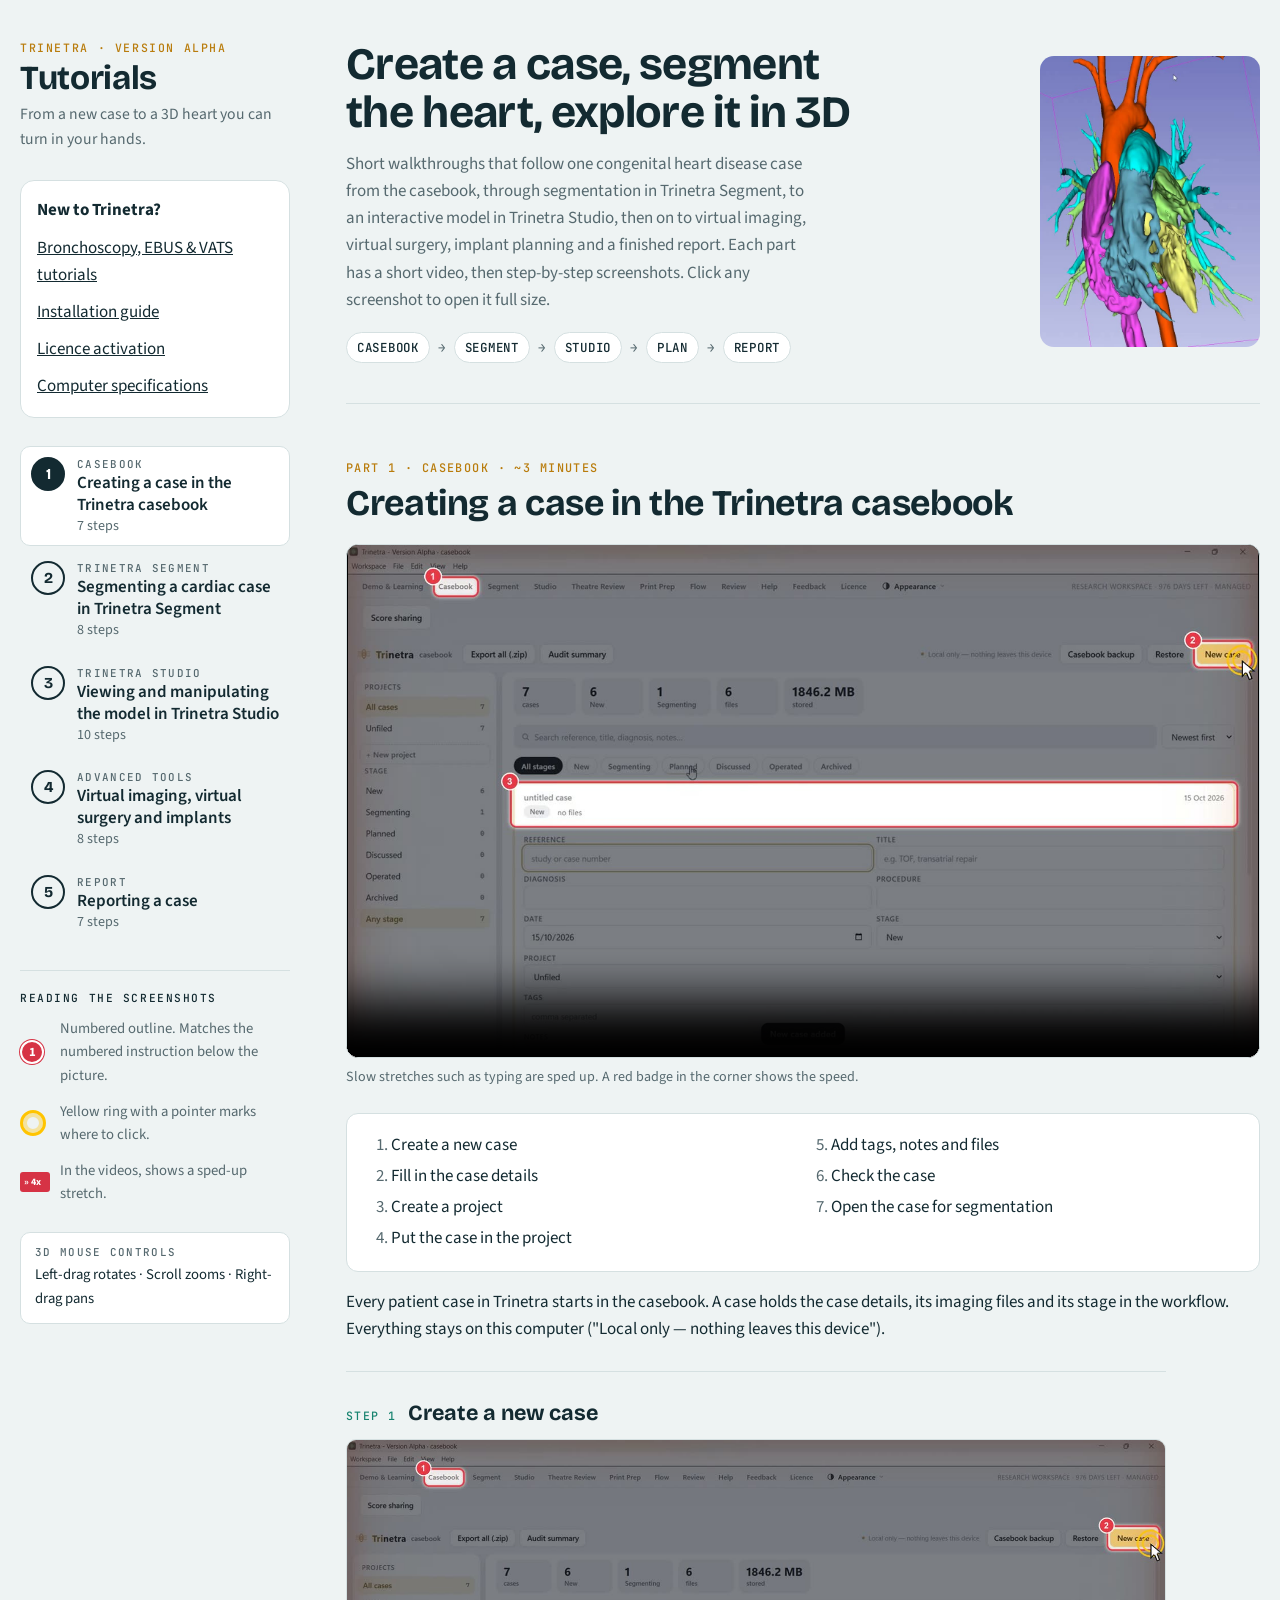
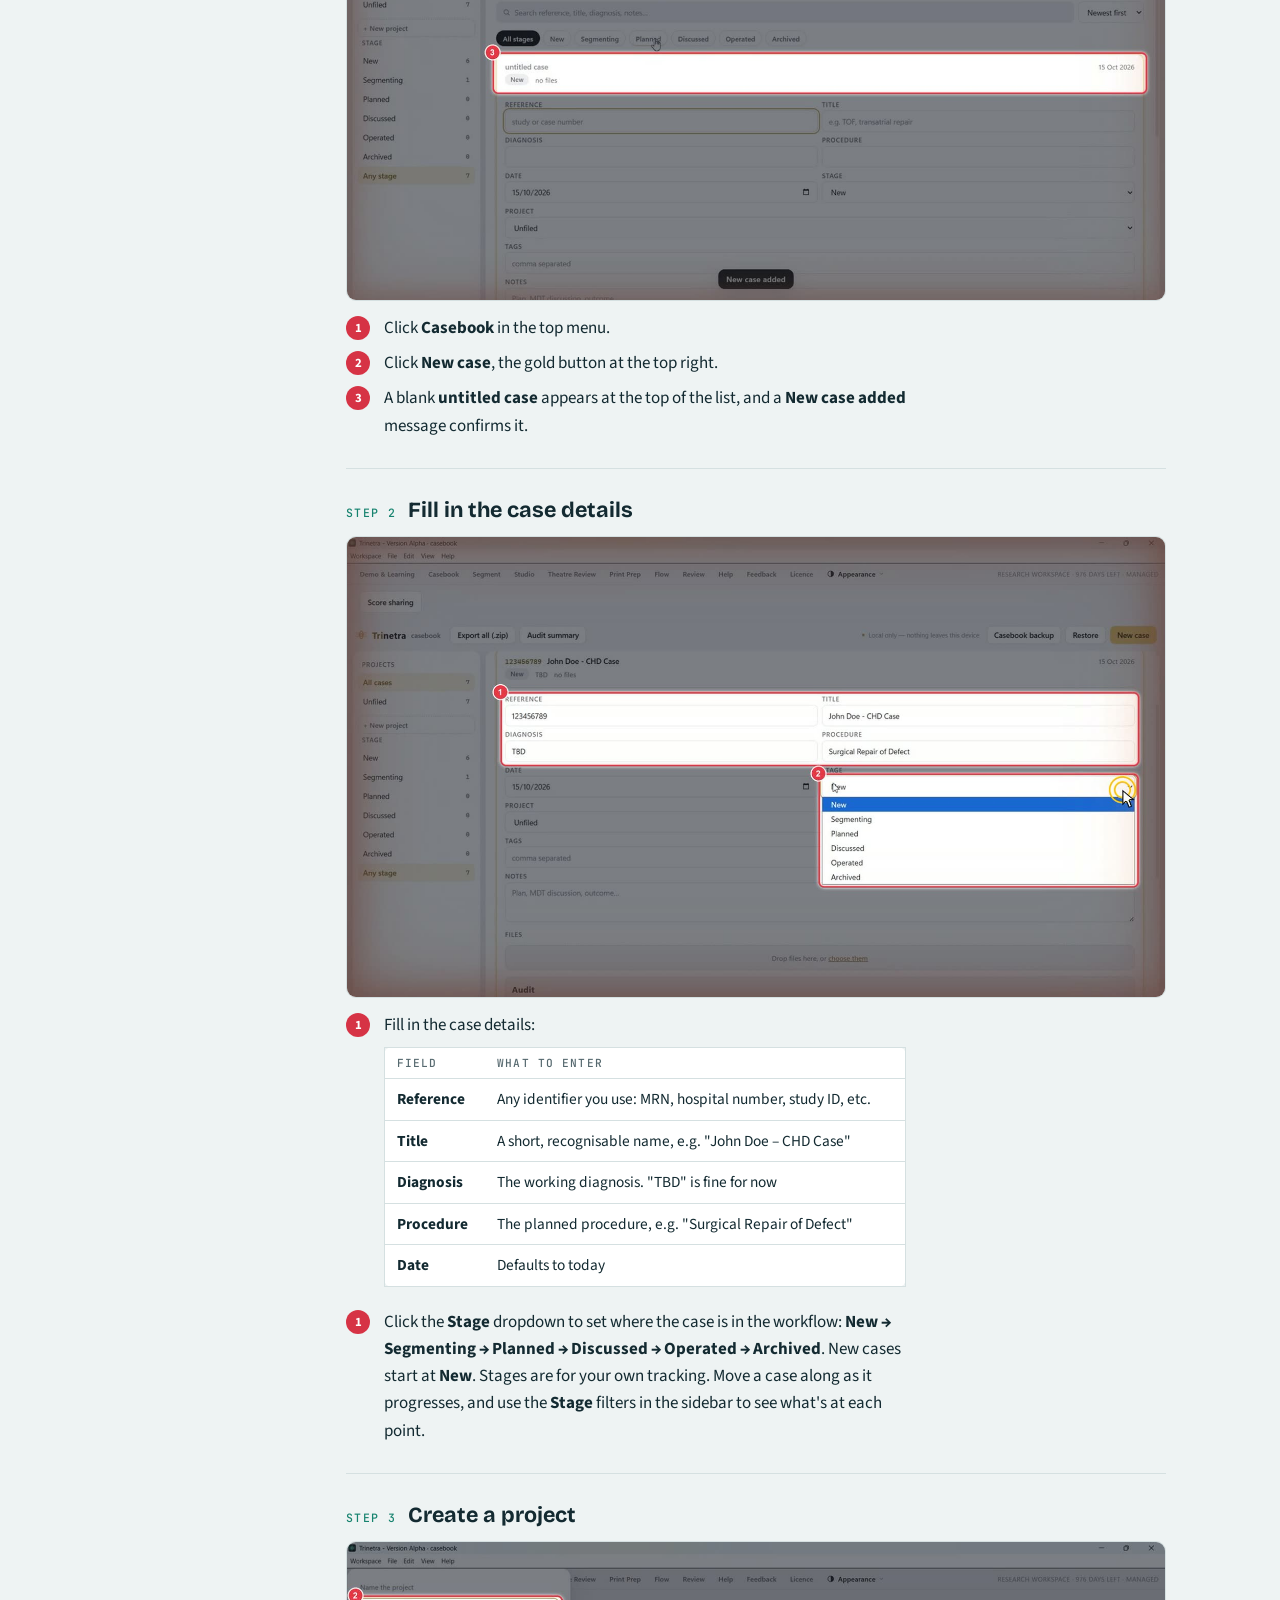
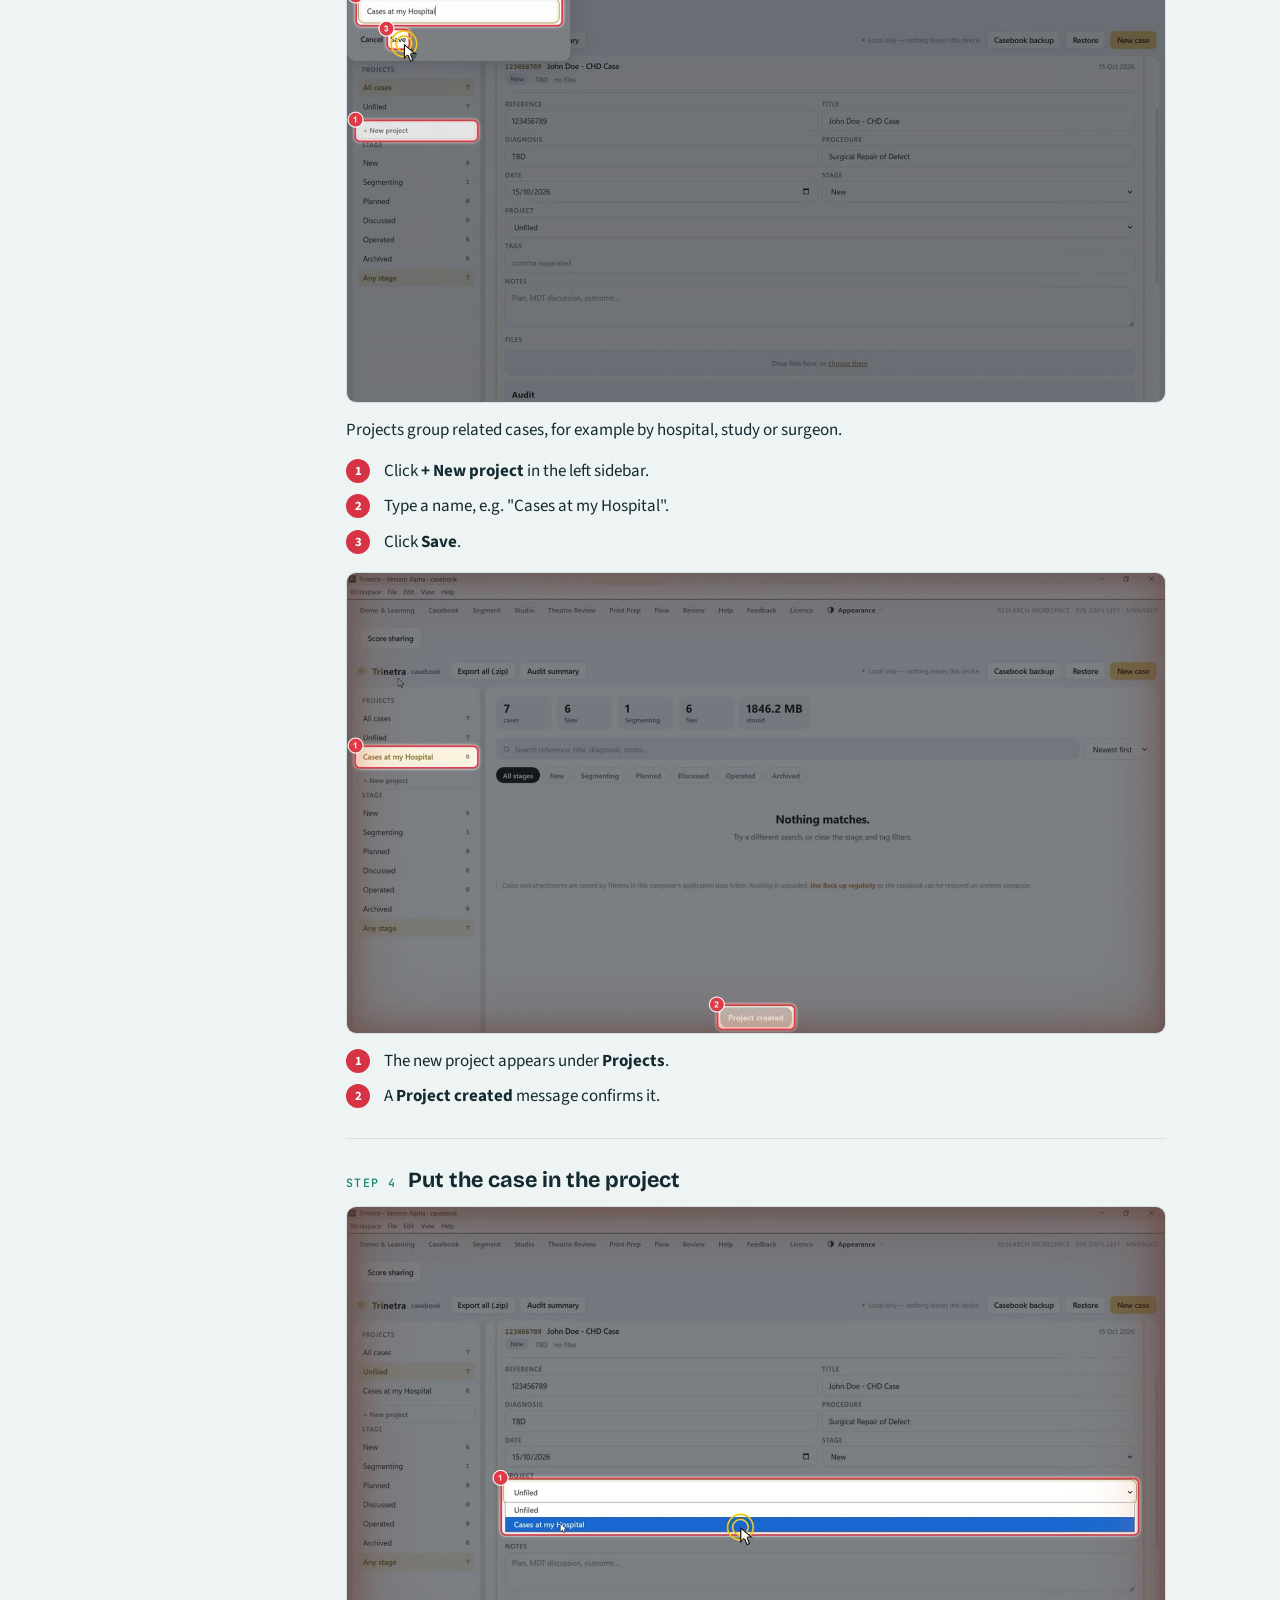
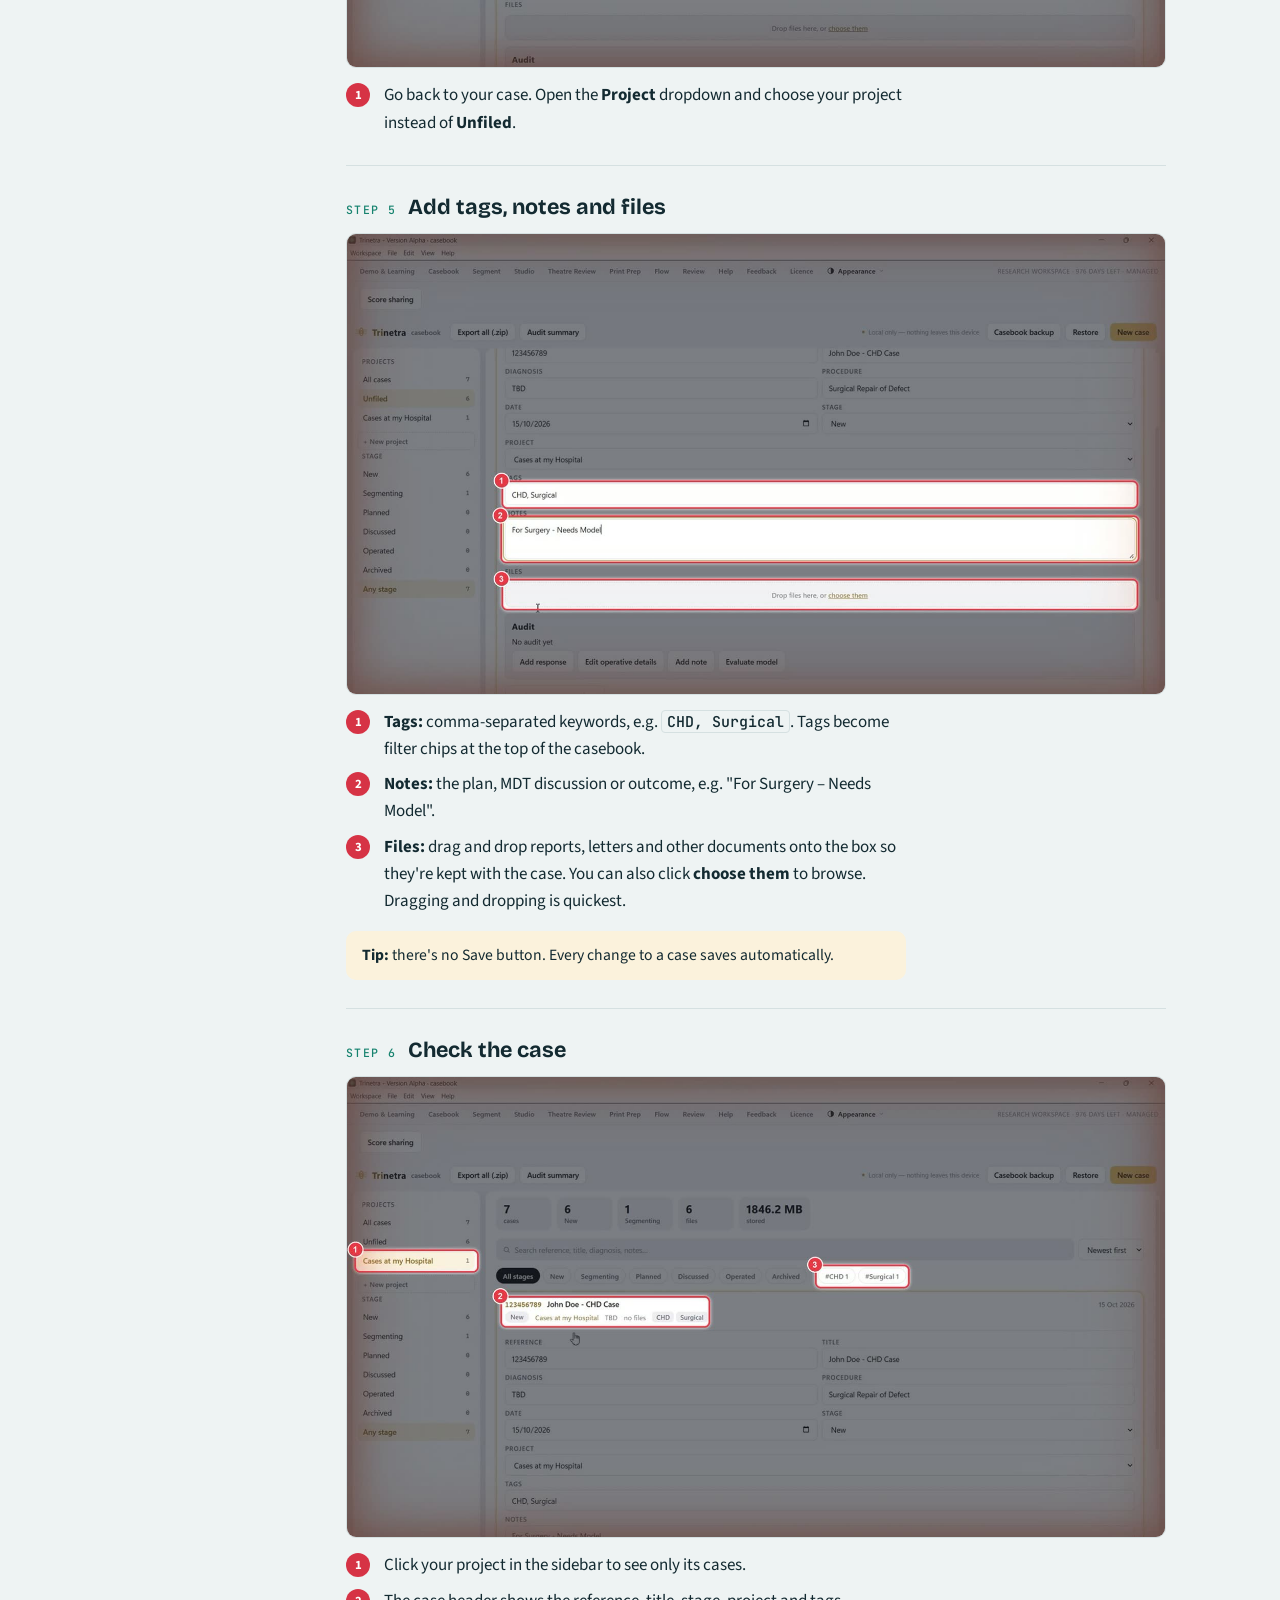
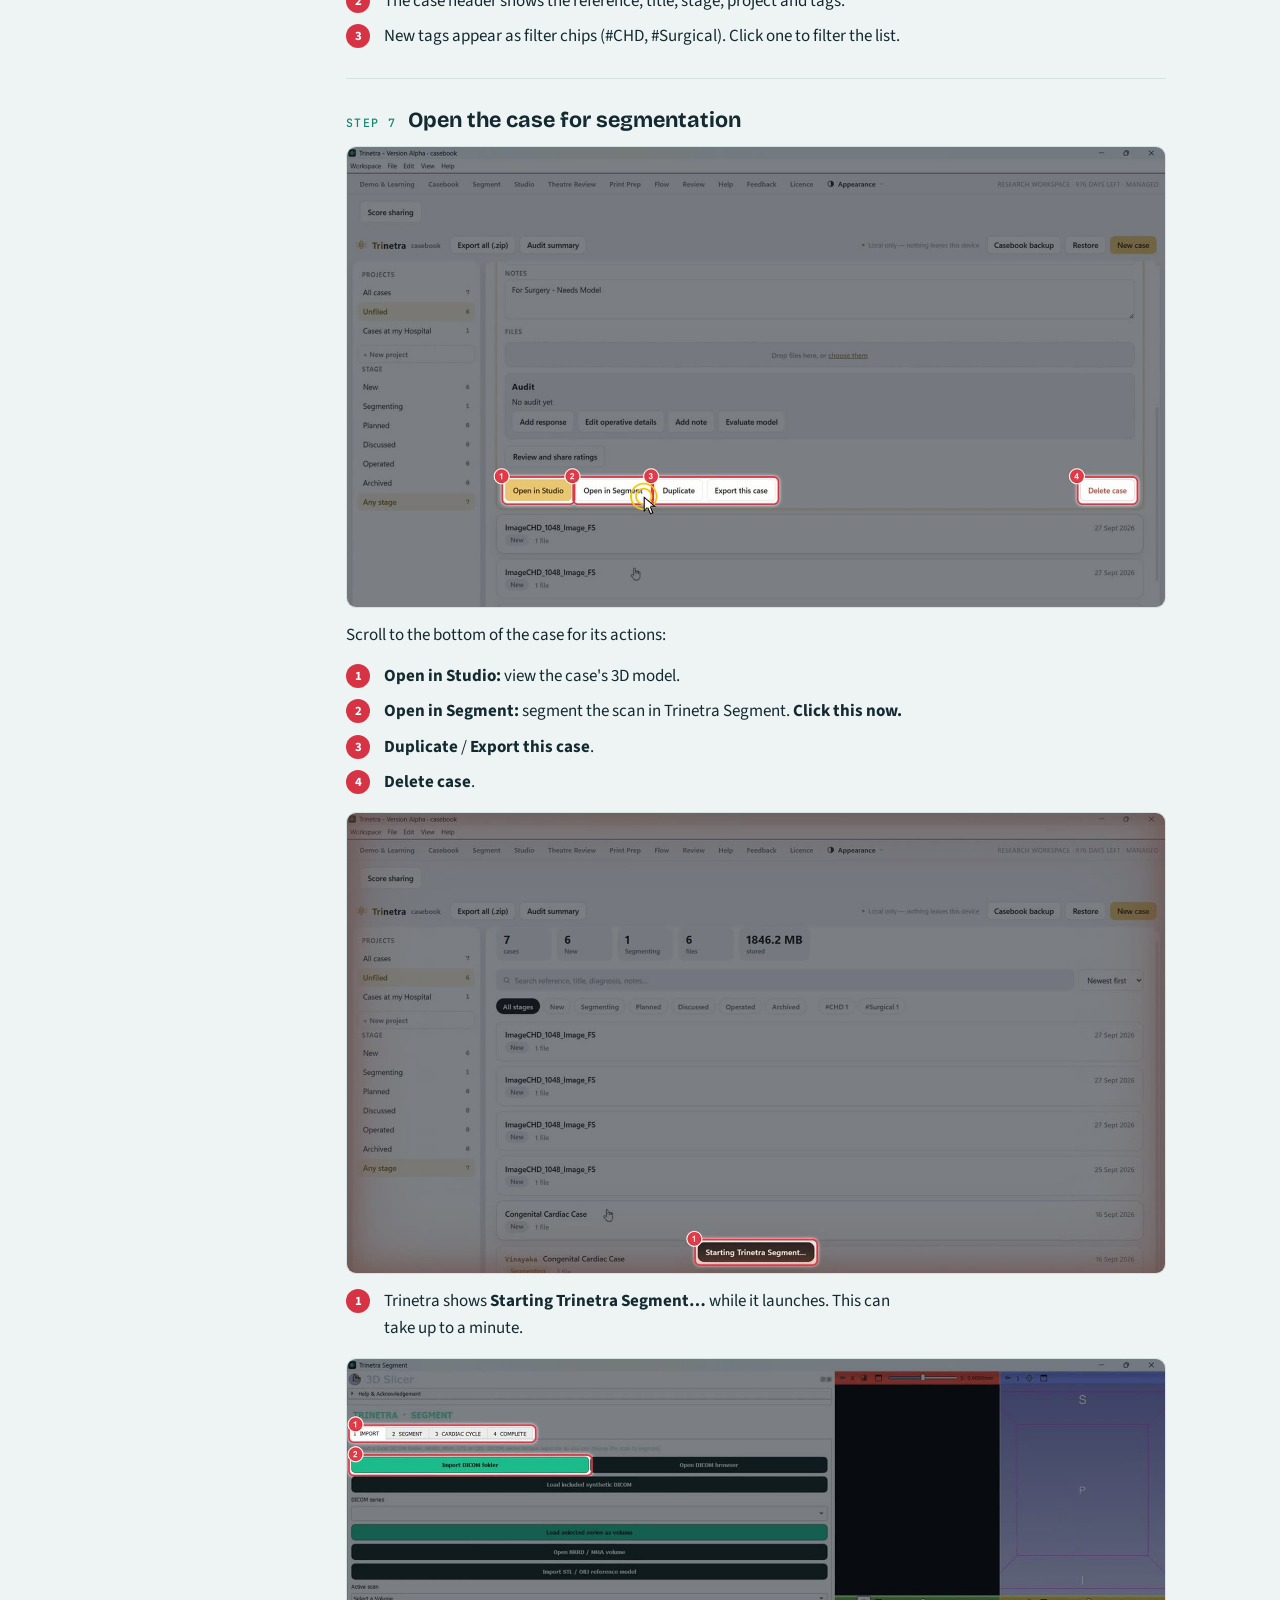
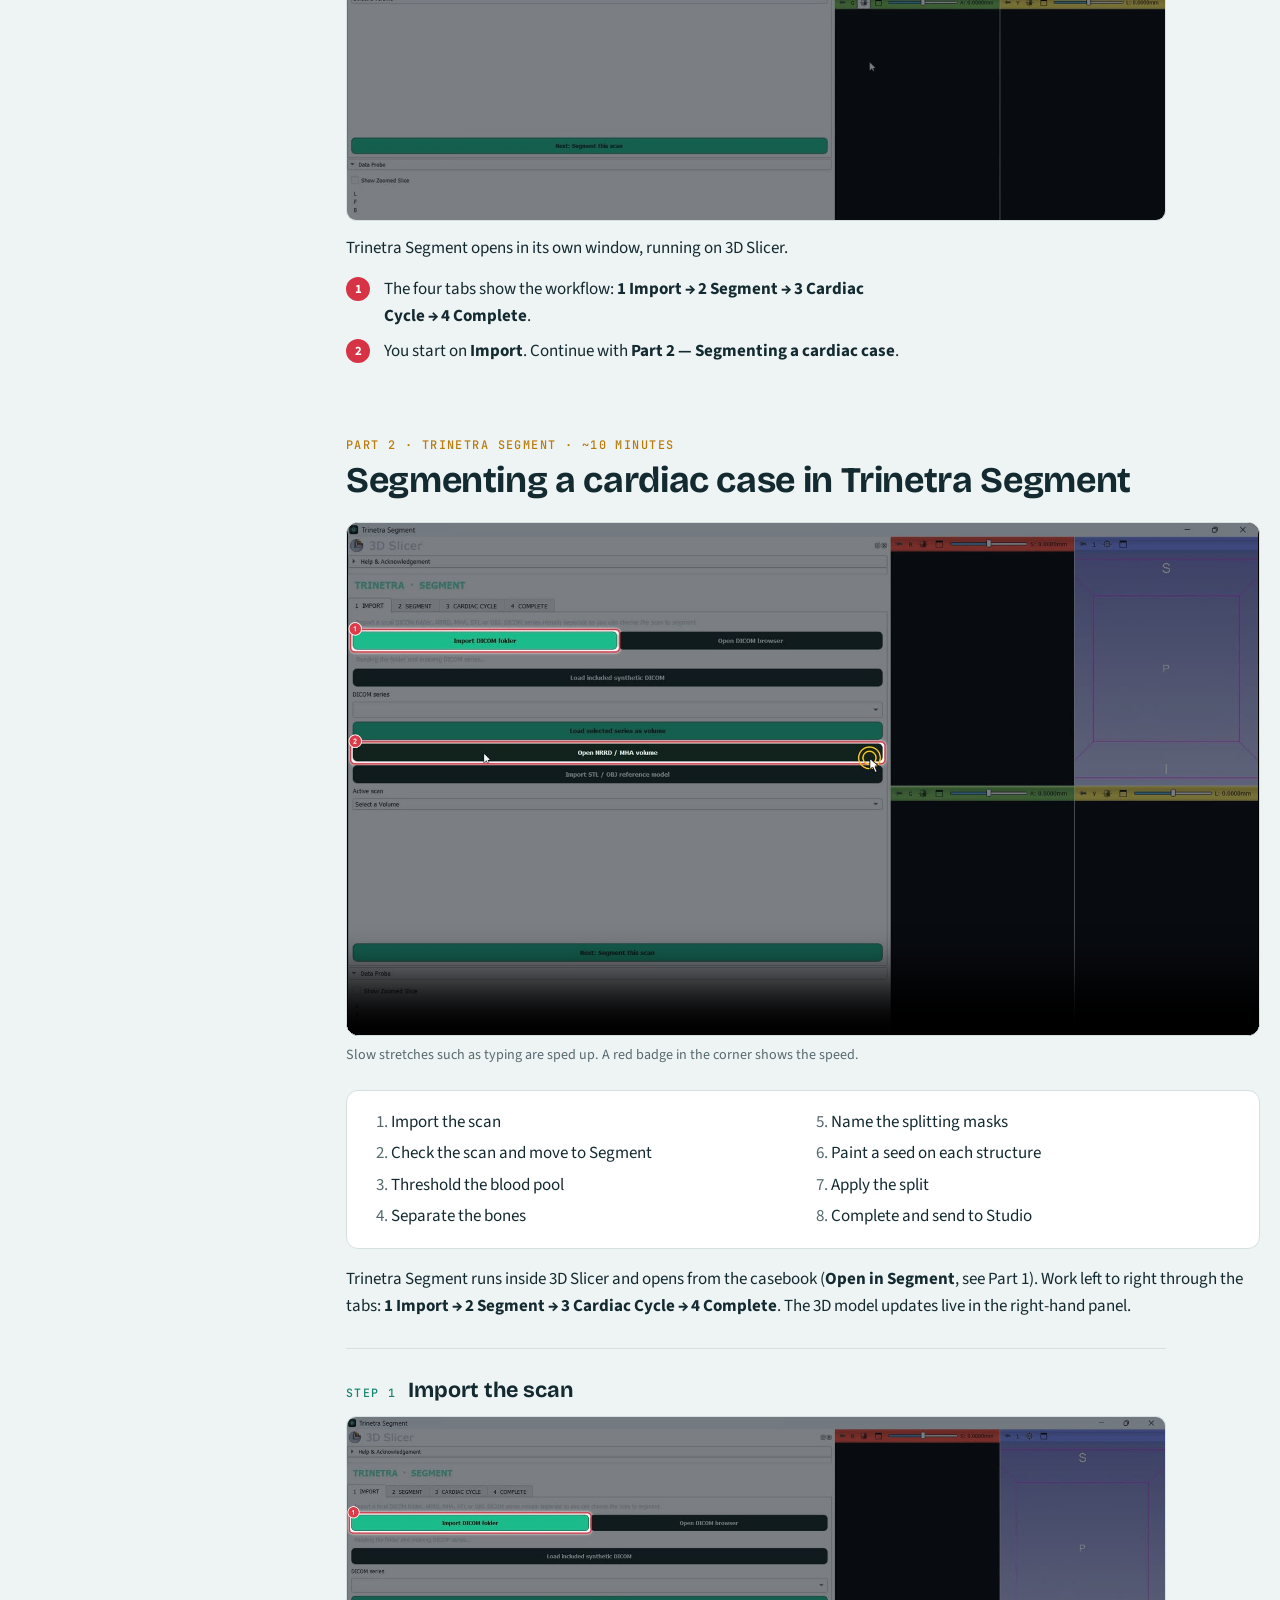
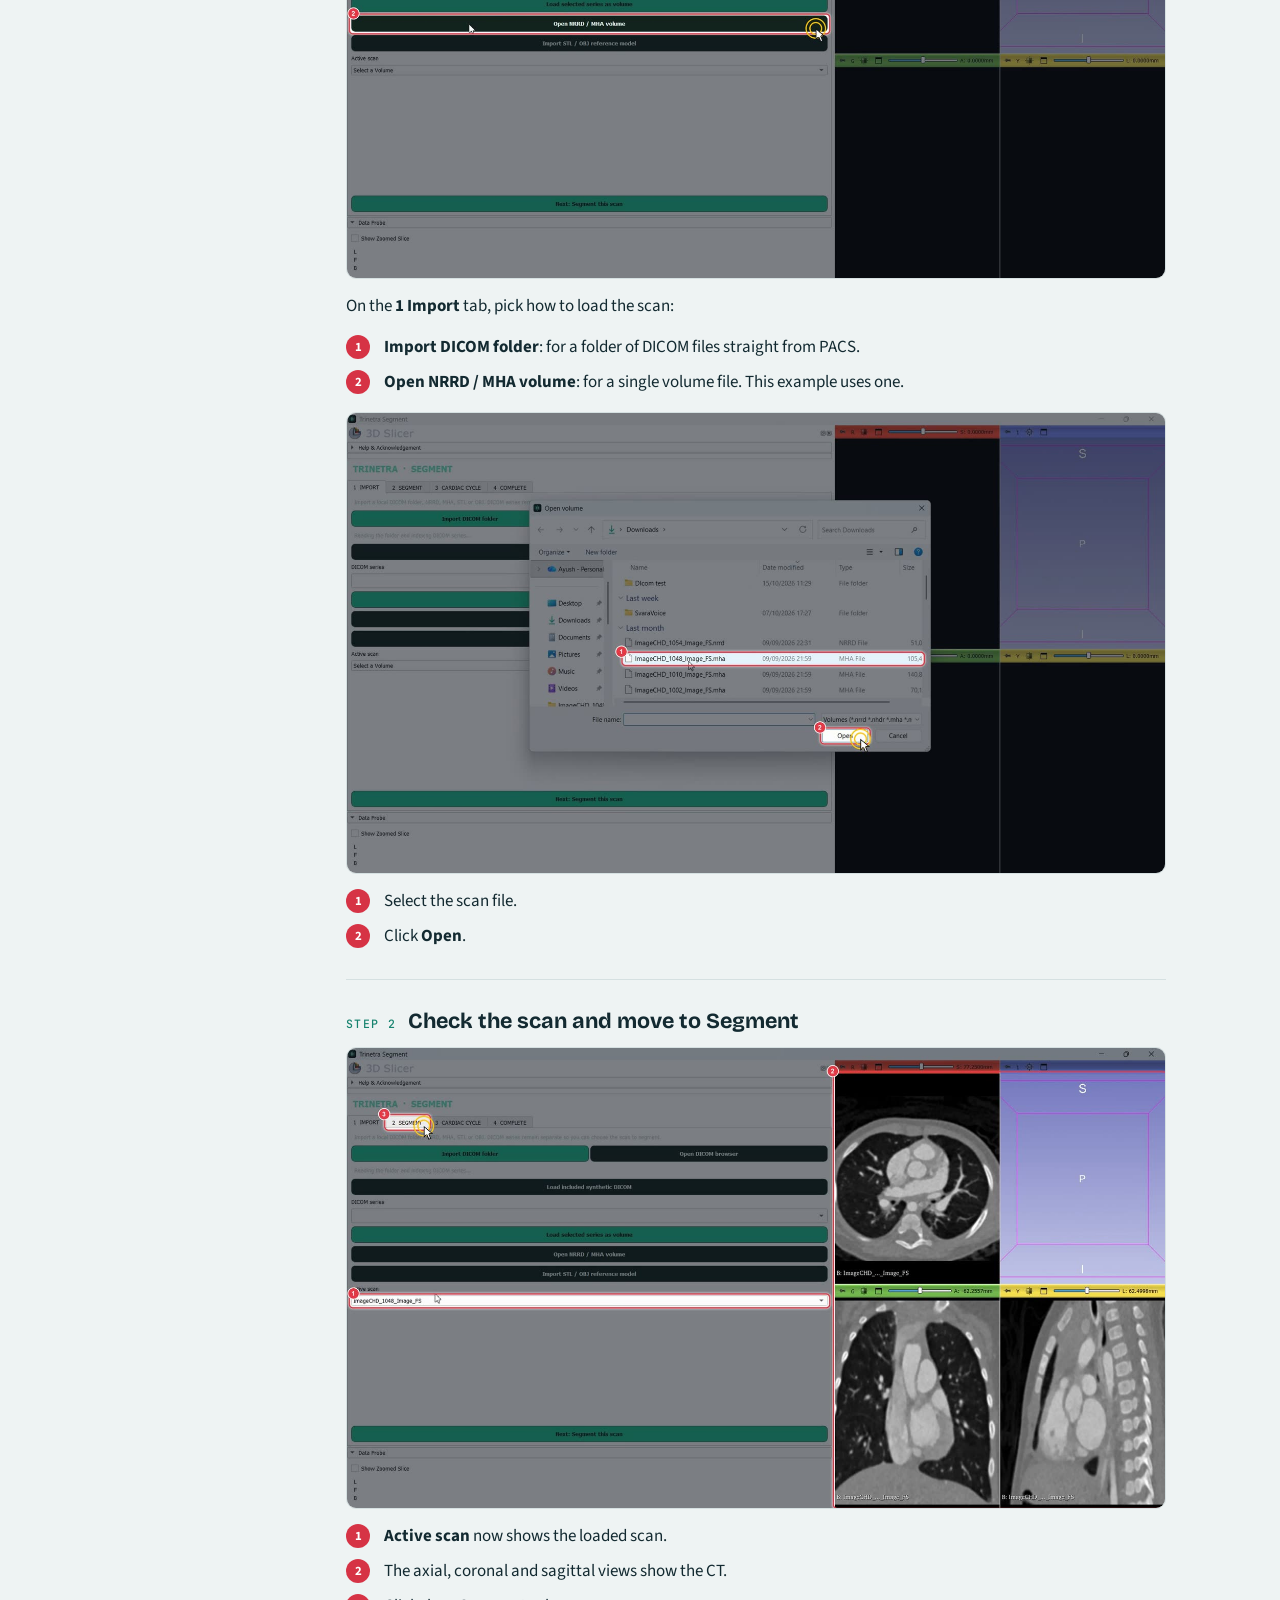
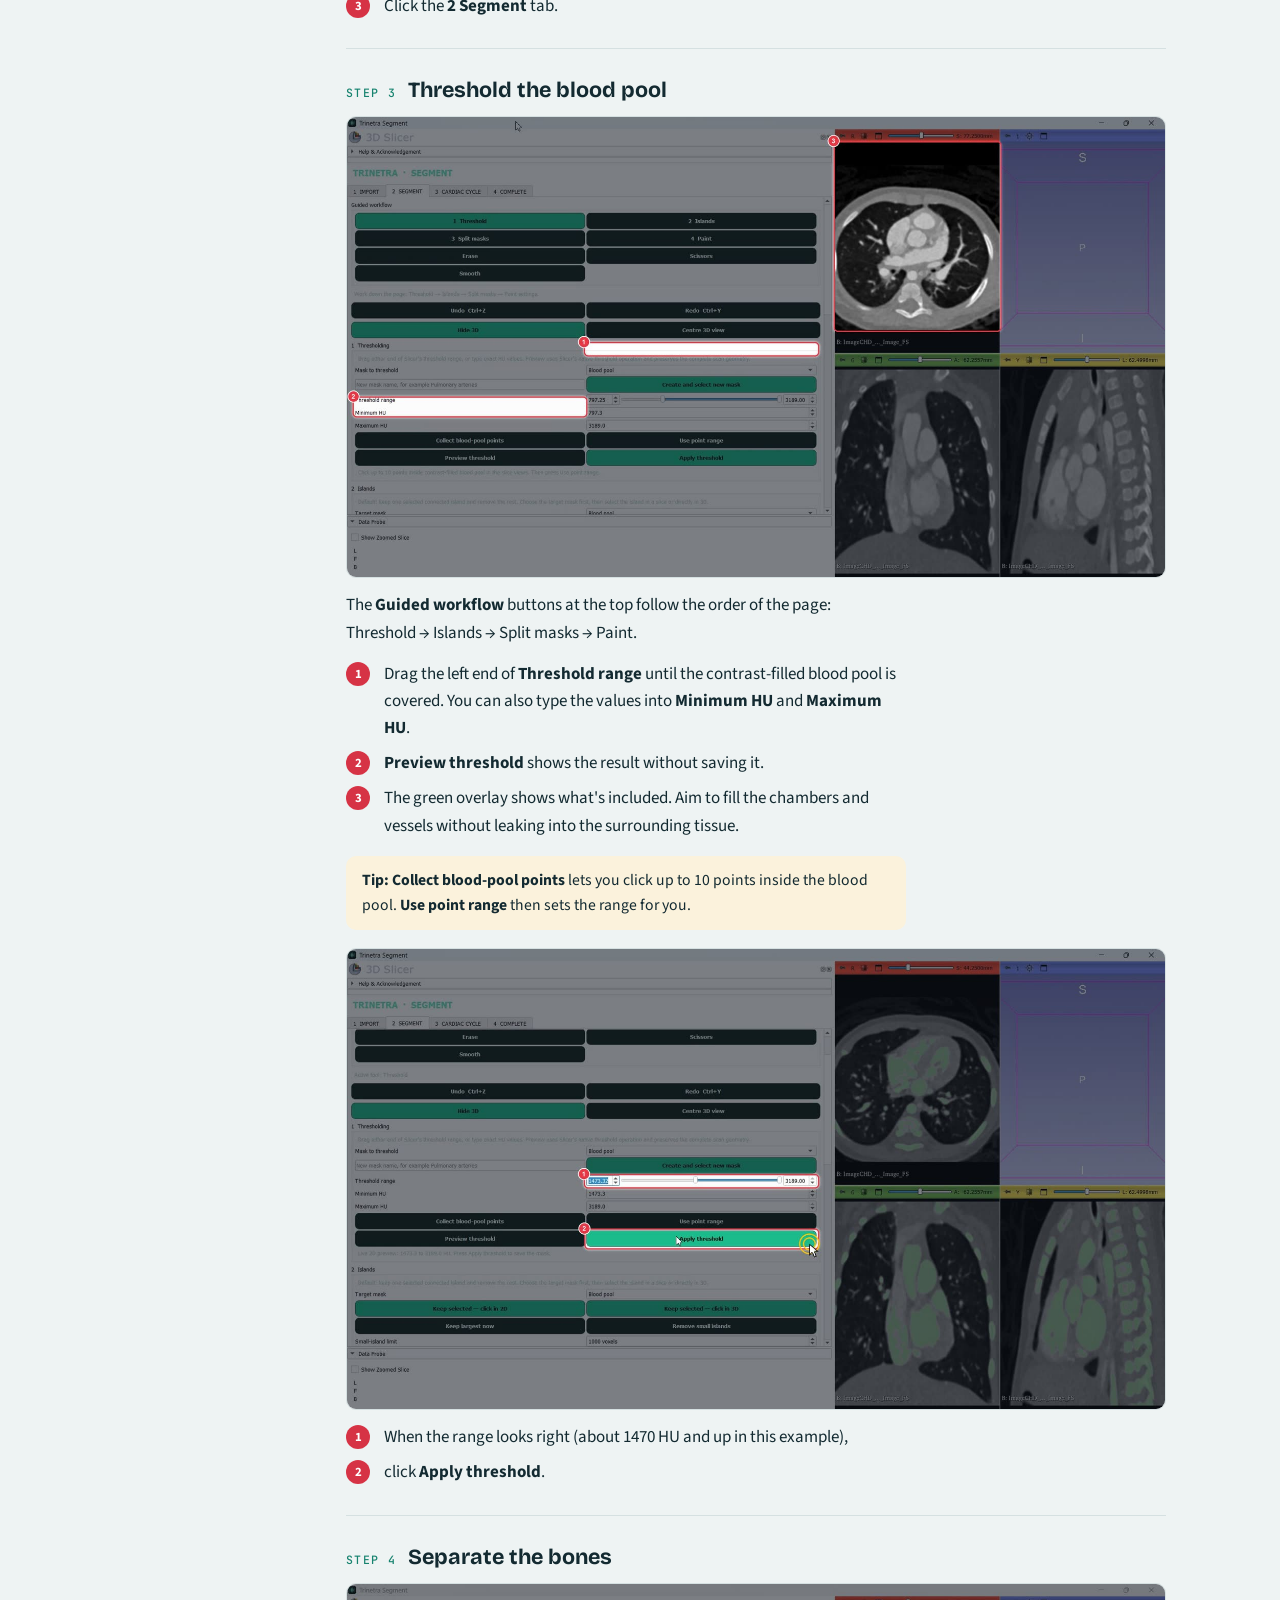
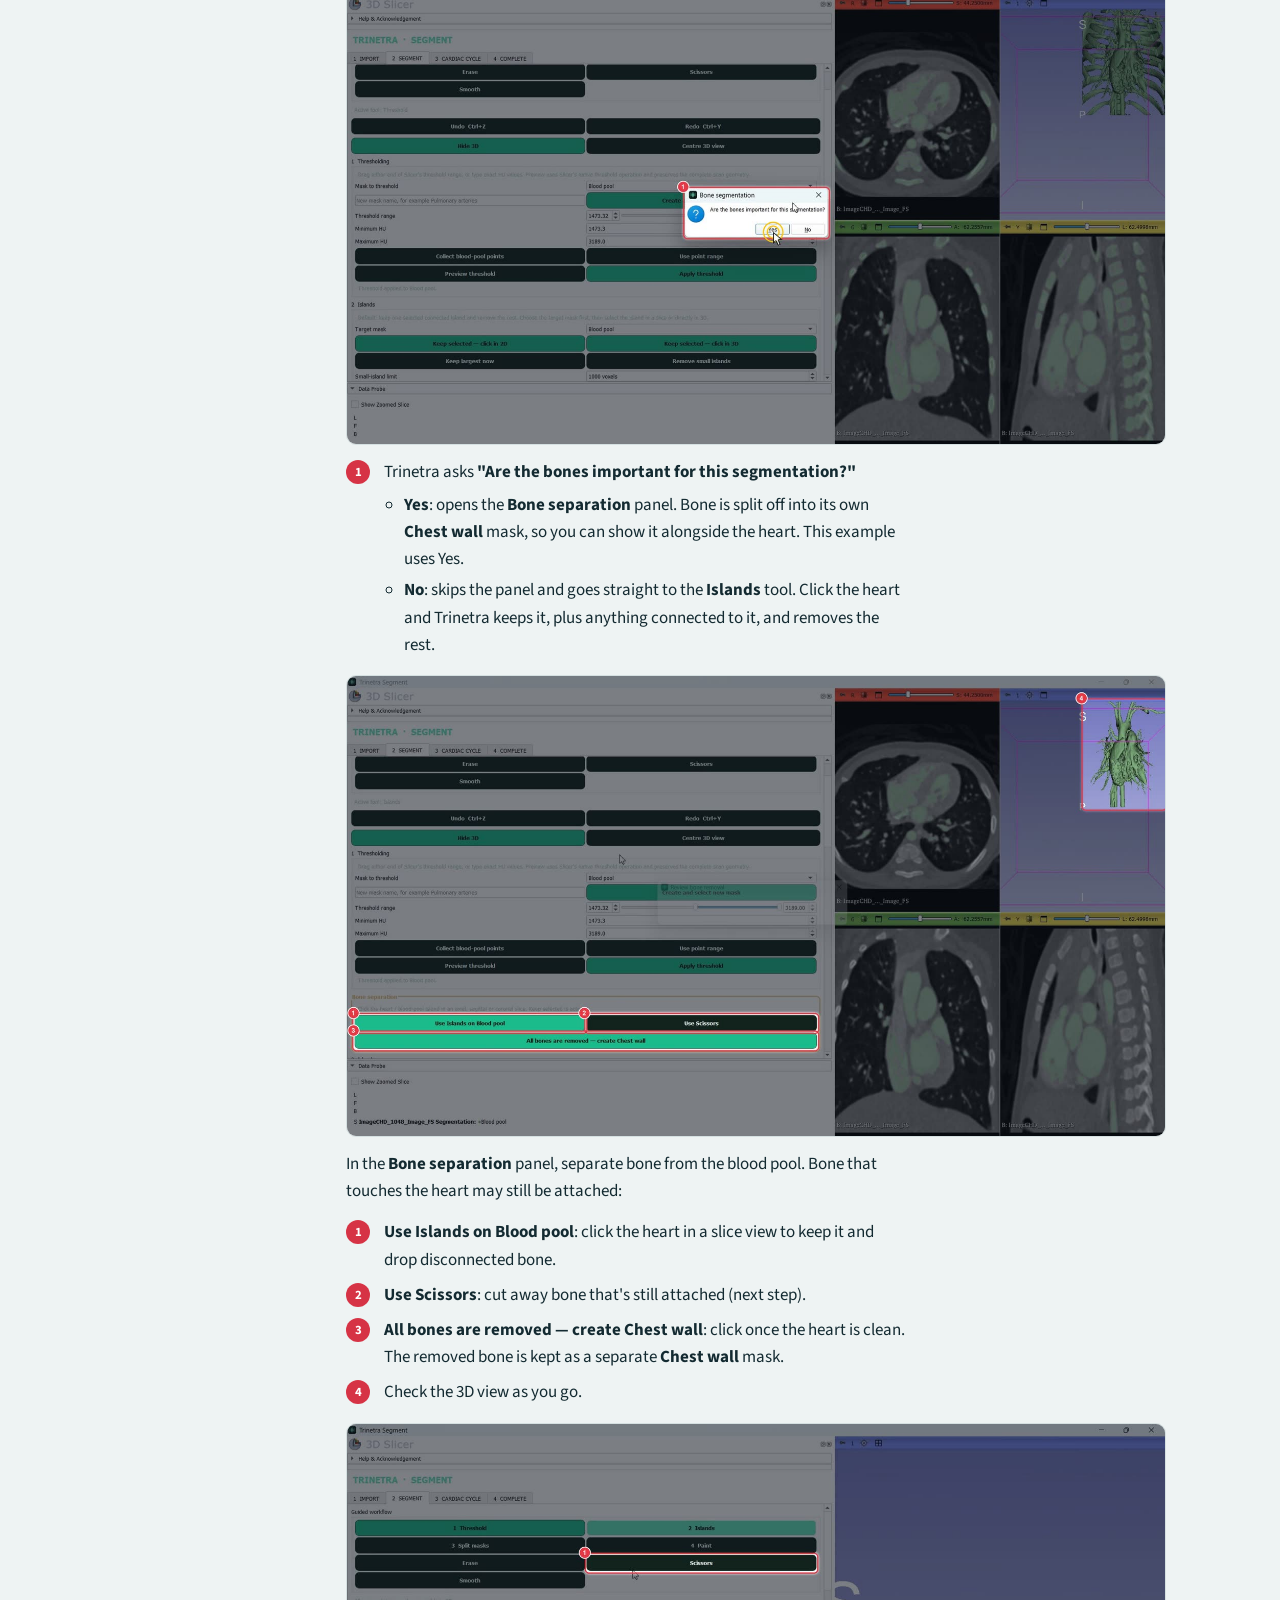
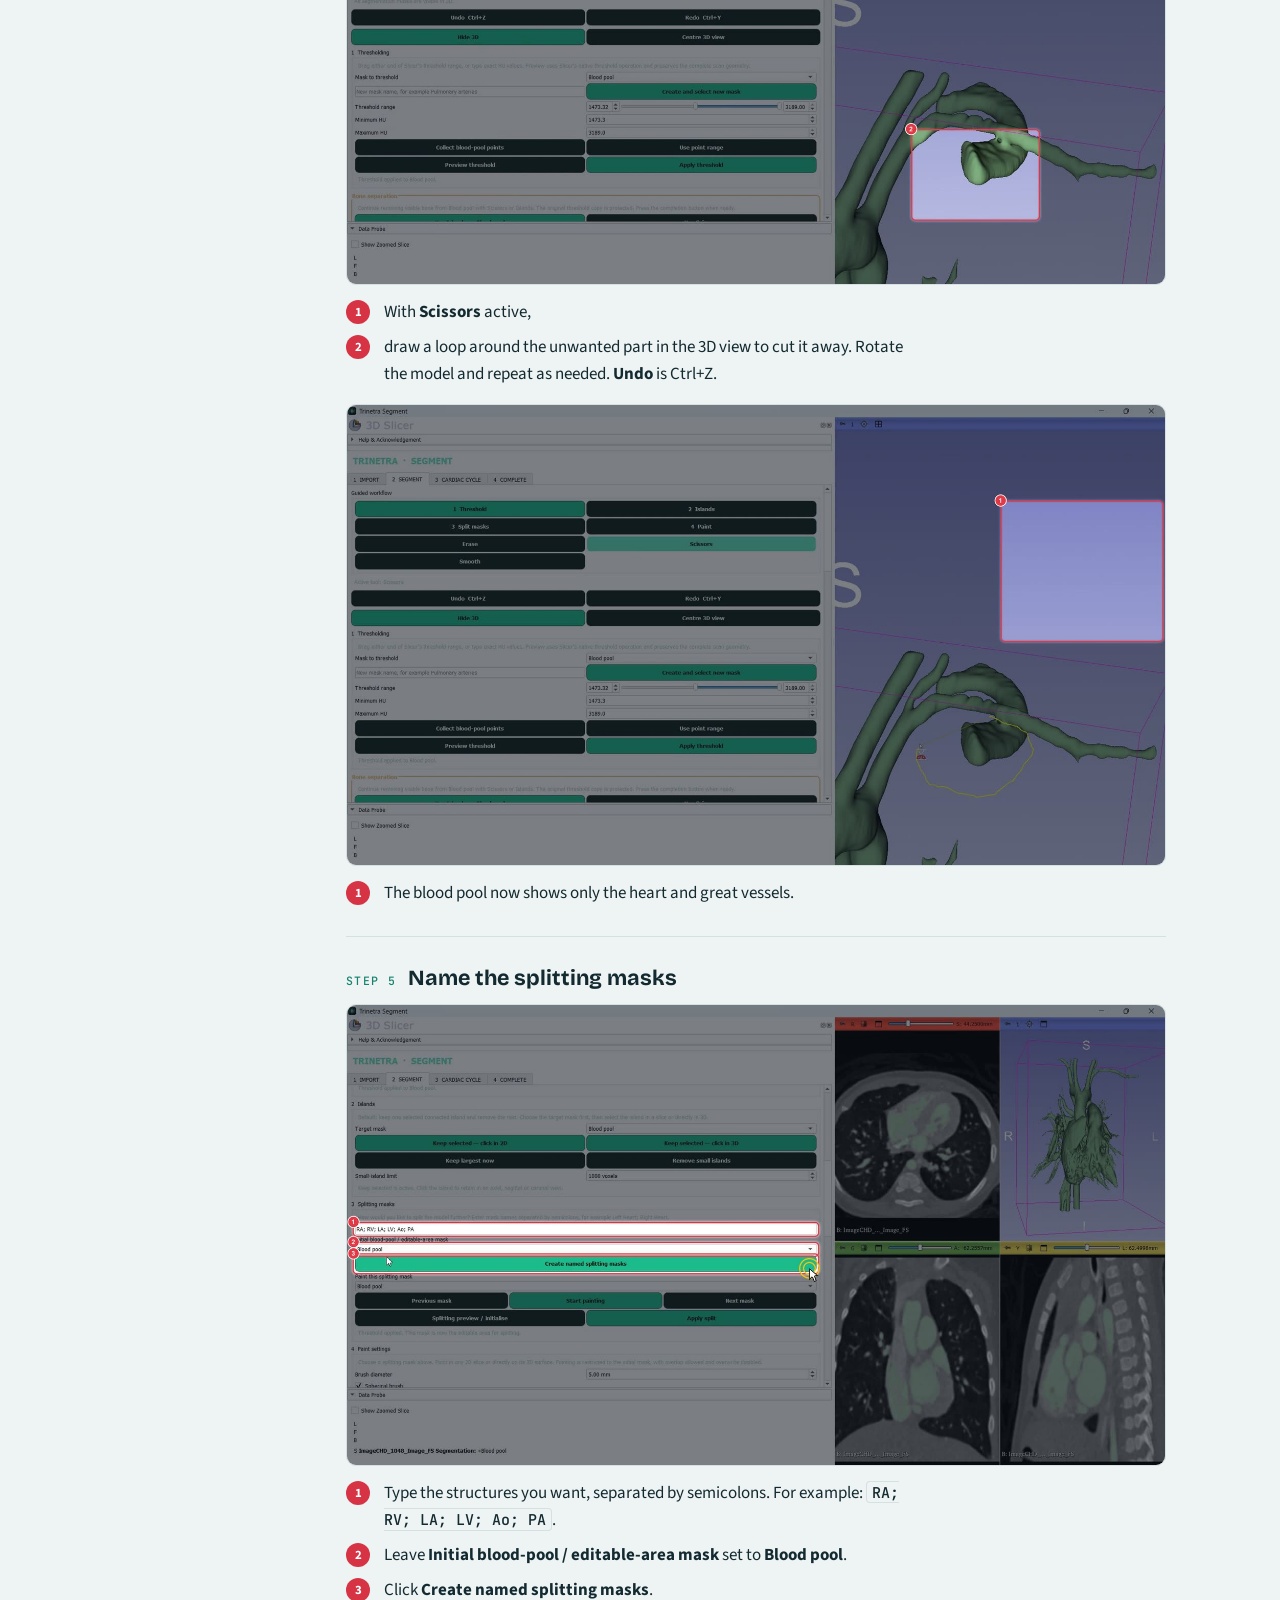
<file: index.html>
<!doctype html><html><head><meta charset=utf8><meta name=viewport content="width=device-width,initial-scale=1,viewport-fit=cover"><style>:root{color-scheme:light;box-sizing:border-box;padding-top:env(safe-area-inset-top,0px);padding-bottom:env(safe-area-inset-bottom,0px)}html{scroll-padding-top:env(safe-area-inset-top,0px)}body{margin:0;padding:0;font:14px -apple-system,BlinkMacSystemFont,sans-serif;background:#fff;color:#000}img{max-width:100%}[hidden]:not([hidden=until-found i]){display:none!important}</style></head><body>
<meta charset="utf-8">
<title>Trinetra Tutorials</title>
<link rel="preconnect" href="https://fonts.googleapis.com">
<link rel="preconnect" href="https://fonts.gstatic.com" crossorigin>
<link rel="stylesheet" href="https://fonts.googleapis.com/css2?family=Bricolage+Grotesque:opsz,wght@12..96,500;12..96,700&family=Source+Sans+3:ital,wght@0,400;0,600;1,400&family=JetBrains+Mono:wght@500&display=swap">
<style>
/* Layout: sticky left rail (parts + legend) beside a single reading column; each part = video, step index, then annotated steps. */
:root {
  --bg: #eef3f3;
  --surface: #ffffff;
  --ink: #132a31;
  --muted: #56696f;
  --line: #d5e0e1;
  --gold: #b97c0c;        /* Trinetra's Save-project gold */
  --teal: #17836f;        /* Trinetra Segment green */
  --badge: #d63345;       /* matches the red callout badges in the screenshots */
  --tip-bg: #fbf2dc;
  --display: "Bricolage Grotesque", "Segoe UI", system-ui, sans-serif;
  --body: "Source Sans 3", "Segoe UI", system-ui, sans-serif;
  --mono: "JetBrains Mono", ui-monospace, Consolas, monospace;
}
@media (prefers-color-scheme: dark) {
  :root:not([data-theme="light"]) {
    --bg: #0d181b; --surface: #142328; --ink: #e2ebed; --muted: #93a8ad; --line: #24393f;
    --gold: #e4ac3f; --teal: #43c3a7; --badge: #f05a6a; --tip-bg: #2a2412; color-scheme: dark;
  }
}
:root[data-theme="dark"] {
  --bg: #0d181b; --surface: #142328; --ink: #e2ebed; --muted: #93a8ad; --line: #24393f;
  --gold: #e4ac3f; --teal: #43c3a7; --badge: #f05a6a; --tip-bg: #2a2412; color-scheme: dark;
}

* { box-sizing: border-box; }
html { scroll-behavior: smooth; scroll-padding-top: 16px; }
@media (prefers-reduced-motion: reduce) { html { scroll-behavior: auto; } }
body {
  background: var(--bg); color: var(--ink);
  font: 400 1.0625rem/1.6 var(--body);
  padding-inline: 16px;
}
a { color: inherit; }
a:focus-visible, video:focus-visible { outline: 3px solid var(--gold); outline-offset: 3px; border-radius: 6px; }
code { font: 500 0.88em var(--mono); background: var(--bg); border: 1px solid var(--line); border-radius: 4px; padding: 0.05em 0.35em; }

.shell {
  max-width: 1240px; margin-inline: auto; padding-block: 40px 96px;
  display: grid; grid-template-columns: 270px minmax(0, 1fr); gap: 56px; align-items: start;
}

/* Rail */
.rail { position: sticky; top: calc(env(safe-area-inset-top, 0px) + 24px); display: grid; gap: 28px; }
.brand { display: grid; gap: 6px; }
.brand .mark { font: 500 0.72rem var(--mono); letter-spacing: 0.14em; text-transform: uppercase; color: var(--gold); }
.brand h1 { font: 700 2.1rem/1.05 var(--display); margin: 0; text-wrap: balance; letter-spacing: -0.01em; }
.brand p { margin: 0; color: var(--muted); font-size: 0.98rem; }
.partnav ol { list-style: none; margin: 0; padding: 0; display: grid; gap: 4px; }
.partnav a {
  display: grid; grid-template-columns: 34px 1fr; gap: 12px; align-items: start;
  text-decoration: none; padding: 10px 10px; border-radius: 10px; border: 1px solid transparent;
}
.partnav a:hover { background: var(--surface); border-color: var(--line); }
.partnav a.active { background: var(--surface); border-color: var(--line); }
.navno {
  width: 34px; height: 34px; border-radius: 50%; display: grid; place-items: center;
  font: 700 0.95rem var(--display); border: 2px solid var(--ink);
}
.partnav a.active .navno { background: var(--ink); color: var(--surface); }
.navtxt { display: grid; gap: 1px; font-weight: 600; line-height: 1.3; }
.navapp { font: 500 0.68rem var(--mono); letter-spacing: 0.12em; text-transform: uppercase; color: var(--muted); }
.navsteps { font-weight: 400; color: var(--muted); font-size: 0.88rem; }
.legend { border-top: 1px solid var(--line); padding-top: 20px; display: grid; gap: 12px; font-size: 0.92rem; color: var(--muted); }
.legend h2 { font: 500 0.7rem var(--mono); letter-spacing: 0.14em; text-transform: uppercase; color: var(--ink); margin: 0; }
.legend div { display: grid; grid-template-columns: 30px 1fr; gap: 10px; align-items: center; }
.key-badge { width: 24px; height: 24px; border-radius: 50%; background: var(--badge); color: #fff; display: grid; place-items: center; font: 700 0.8rem var(--body); border: 2px solid #fff; box-shadow: 0 0 0 1px var(--badge); }
.key-click { width: 26px; height: 26px; border-radius: 50%; border: 3px solid #ffc400; box-shadow: inset 0 0 0 4px rgba(255,196,0,.35); }
.key-speed { font: 700 0.62rem var(--body); background: var(--badge); color: #fff; padding: 3px 4px; border-radius: 3px; white-space: nowrap; }
.legend .controls { display: block; padding: 12px 14px; background: var(--surface); border: 1px solid var(--line); border-radius: 10px; color: var(--ink); }
.legend .controls strong { display: block; font: 500 0.68rem var(--mono); letter-spacing: 0.12em; text-transform: uppercase; color: var(--muted); margin-bottom: 4px; }

/* Intro */
.intro { display: grid; grid-template-columns: minmax(0, 1fr) 220px; gap: 32px; align-items: center; padding-bottom: 40px; border-bottom: 1px solid var(--line); }
.intro h2 { font: 700 clamp(1.9rem, 4vw, 2.8rem)/1.08 var(--display); margin: 0 0 14px; text-wrap: balance; letter-spacing: -0.015em; }
.intro p { margin: 0 0 18px; max-width: 58ch; color: var(--muted); }
.journey { display: flex; flex-wrap: wrap; gap: 8px; align-items: center; font: 500 0.78rem var(--mono); letter-spacing: 0.06em; text-transform: uppercase; }
.journey span { padding: 6px 10px; border-radius: 999px; border: 1px solid var(--line); background: var(--surface); }
.journey i { color: var(--muted); font-style: normal; }
.intro img { width: 100%; height: auto; border-radius: 14px; background: #7f86c4; display: block; }

/* Parts */
.part { padding-top: 56px; }
.parthead { margin-bottom: 20px; }
.eyebrow { font: 500 0.74rem var(--mono); letter-spacing: 0.12em; text-transform: uppercase; color: var(--gold); margin: 0 0 8px; }
.parthead h2 { font: 700 clamp(1.6rem, 3.2vw, 2.25rem)/1.12 var(--display); margin: 0; text-wrap: balance; letter-spacing: -0.01em; }
.videowrap { margin: 0 0 24px; }
.videowrap video { width: 100%; max-width: 100%; aspect-ratio: 16 / 9; display: block; border-radius: 12px; background: #000; border: 1px solid var(--line); }
.videonote { margin: 8px 0 0; font-size: 0.88rem; color: var(--muted); }
.steplist { background: var(--surface); border: 1px solid var(--line); border-radius: 12px; padding: 16px 20px; margin-bottom: 8px; }
.steplist ol { margin: 0; padding-left: 1.4em; columns: 2; column-gap: 32px; }
.steplist li { break-inside: avoid; padding: 2px 0; color: var(--muted); }
.steplist a { text-decoration: none; color: var(--ink); }
.steplist a:hover { text-decoration: underline; text-decoration-color: var(--gold); }

.step { padding-top: 28px; margin-top: 28px; border-top: 1px solid var(--line); max-width: 820px; }
.steplist + .step { border-top: 0; margin-top: 8px; }
.step h3 { font: 700 1.35rem/1.25 var(--display); margin: 0 0 10px; display: flex; flex-wrap: wrap; align-items: baseline; gap: 6px 12px; text-wrap: balance; }
.stepno { font: 500 0.72rem var(--mono); letter-spacing: 0.12em; text-transform: uppercase; color: var(--teal); }
.step p { margin: 0 0 14px; max-width: 68ch; }
figure { margin: 12px 0 14px; }
figure img { width: 100%; height: auto; display: block; border-radius: 10px; border: 1px solid var(--line); background: var(--surface); }
figure a { display: block; border-radius: 10px; }

ol.callouts { list-style: none; counter-reset: c; padding: 0; margin: 0 0 16px; display: grid; gap: 8px; max-width: 70ch; }
ol.callouts > li > div > .tablewrap { margin-top: 8px; }
ol.callouts > li { counter-increment: c; display: grid; grid-template-columns: 26px minmax(0, 1fr); gap: 12px; }
ol.callouts > li::before {
  content: counter(c); width: 24px; height: 24px; margin-top: 1px; border-radius: 50%;
  background: var(--badge); color: #fff; font: 700 0.8rem/24px var(--body); text-align: center;
}
ol.callouts > li > div { min-width: 0; }
ol.callouts ul, .step > ul { margin: 6px 0 0; padding-left: 1.2em; display: grid; gap: 4px; }
.step > ul { margin-bottom: 14px; }

.tip { background: var(--tip-bg); border-radius: 10px; padding: 12px 16px; margin: 4px 0 18px; max-width: 70ch; font-size: 0.98rem; }
.tablewrap { overflow-x: auto; margin: 10px 0 6px; }
table { border-collapse: collapse; width: 100%; font-size: 0.96rem; background: var(--surface); border: 1px solid var(--line); border-radius: 8px; }
th, td { text-align: left; padding: 8px 12px; border-bottom: 1px solid var(--line); vertical-align: top; }
th { font: 500 0.7rem var(--mono); letter-spacing: 0.1em; text-transform: uppercase; color: var(--muted); }
tr:last-child td { border-bottom: 0; }

.foot { margin-top: 72px; padding-top: 20px; border-top: 1px solid var(--line); color: var(--muted); font-size: 0.9rem; }

@media (max-width: 960px) {
  .shell { grid-template-columns: minmax(0, 1fr); gap: 32px; padding-block: 24px 64px; }
  .rail { position: static; }
  .partnav ol { grid-template-columns: repeat(2, minmax(0, 1fr)); }
  .legend { grid-template-columns: repeat(auto-fit, minmax(200px, 1fr)); }
  .legend h2 { grid-column: 1 / -1; }
}
@media (max-width: 640px) {
  .partnav ol { grid-template-columns: minmax(0, 1fr); }
  .intro { grid-template-columns: minmax(0, 1fr); }
  .intro img { max-width: 220px; }
  .steplist ol { columns: 1; }
}
</style>

<div class="shell">
  <aside class="rail">
    <div class="brand">
      <span class="mark">Trinetra · Version Alpha</span>
      <h1>Tutorials</h1>
      <p>From a new case to a 3D heart you can turn in your hands.</p>
    </div>
    <nav aria-label="Installation guides" style="display:grid;gap:10px;padding:16px;border:1px solid var(--line);border-radius:14px;background:var(--surface)"><strong>New to Trinetra?</strong><a href="thoracic-tutorials/">Bronchoscopy, EBUS &amp; VATS tutorials</a><a href="installation/">Installation guide</a><a href="licence-activation/">Licence activation</a><a href="minimum-specifications/">Computer specifications</a></nav>
    <nav class="partnav" aria-label="Tutorial parts"><ol><li><a href="#create-case"><span class="navno">1</span><span class="navtxt"><span class="navapp">Casebook</span>Creating a case in the Trinetra casebook<span class="navsteps">7 steps</span></span></a></li><li><a href="#segment"><span class="navno">2</span><span class="navtxt"><span class="navapp">Trinetra Segment</span>Segmenting a cardiac case in Trinetra Segment<span class="navsteps">8 steps</span></span></a></li><li><a href="#studio"><span class="navno">3</span><span class="navtxt"><span class="navapp">Trinetra Studio</span>Viewing and manipulating the model in Trinetra Studio<span class="navsteps">10 steps</span></span></a></li><li><a href="#advanced"><span class="navno">4</span><span class="navtxt"><span class="navapp">Advanced tools</span>Virtual imaging, virtual surgery and implants<span class="navsteps">8 steps</span></span></a></li><li><a href="#report"><span class="navno">5</span><span class="navtxt"><span class="navapp">Report</span>Reporting a case<span class="navsteps">7 steps</span></span></a></li></ol></nav>
    <div class="legend">
      <h2>Reading the screenshots</h2>
      <div><span class="key-badge">1</span><span>Numbered outline. Matches the numbered instruction below the picture.</span></div>
      <div><span class="key-click"></span><span>Yellow ring with a pointer marks where to click.</span></div>
      <div><span class="key-speed">» 4x</span><span>In the videos, shows a sped-up stretch.</span></div>
      <p class="controls"><strong>3D mouse controls</strong>Left-drag rotates · Scroll zooms · Right-drag pans</p>
    </div>
  </aside>

  <main>
    <section class="intro">
      <div>
        <h2>Create a case, segment the heart, explore it in 3D</h2>
        <p>Short walkthroughs that follow one congenital heart disease case from the casebook, through segmentation in Trinetra Segment, to an interactive model in Trinetra Studio, then on to virtual imaging, virtual surgery, implant planning and a finished report. Each part has a short video, then step-by-step screenshots. Click any screenshot to open it full size.</p>
        <div class="journey"><span>Casebook</span><i>→</i><span>Segment</span><i>→</i><span>Studio</span><i>→</i><span>Plan</span><i>→</i><span>Report</span></div>
      </div>
      <img src="img/hero.jpg" alt="Segmented heart in Trinetra Segment, each chamber and great vessel in its own colour" width="600" height="792">
    </section>
    
<article class="part" id="create-case">
  <header class="parthead">
    <p class="eyebrow">Part 1 · Casebook · ~3 minutes</p>
    <h2>Creating a case in the Trinetra casebook</h2>
  </header>
  <div class="videowrap">
    <video controls preload="metadata" playsinline src="video/part1-create-case.mp4" poster="img/01/02-new-case.jpg"></video>
    <p class="videonote">Slow stretches such as typing are sped up. A red badge in the corner shows the speed.</p>
  </div>
  <nav class="steplist" aria-label="Steps in part 1"><ol><li><a href="#create-case-1">Create a new case</a></li><li><a href="#create-case-2">Fill in the case details</a></li><li><a href="#create-case-3">Create a project</a></li><li><a href="#create-case-4">Put the case in the project</a></li><li><a href="#create-case-5">Add tags, notes and files</a></li><li><a href="#create-case-6">Check the case</a></li><li><a href="#create-case-7">Open the case for segmentation</a></li></ol></nav>
  <p>Every patient case in Trinetra starts in the casebook. A case holds the case details, its imaging files and its stage in the workflow. Everything stays on this computer ("Local only — nothing leaves this device").</p><section class="step" id="create-case-1"><h3><span class="stepno">Step 1</span>Create a new case</h3><figure><a href="img/01/02-new-case.jpg" target="_blank" rel="noopener"><img src="img/01/02-new-case.jpg" alt="New case" loading="lazy" width="1600" height="900"></a></figure><ol class="callouts"><li><div>Click <strong>Casebook</strong> in the top menu.</div></li><li><div>Click <strong>New case</strong>, the gold button at the top right.</div></li><li><div>A blank <strong>untitled case</strong> appears at the top of the list, and a <strong>New case added</strong> message confirms it.</div></li></ol></section><section class="step" id="create-case-2"><h3><span class="stepno">Step 2</span>Fill in the case details</h3><figure><a href="img/01/03-details-stage.jpg" target="_blank" rel="noopener"><img src="img/01/03-details-stage.jpg" alt="Case details and stage" loading="lazy" width="1600" height="900"></a></figure><ol class="callouts"><li><div>Fill in the case details:<div class="tablewrap"><table><thead><tr><th>Field</th><th>What to enter</th></tr></thead><tbody><tr><td><strong>Reference</strong></td><td>Any identifier you use: MRN, hospital number, study ID, etc.</td></tr><tr><td><strong>Title</strong></td><td>A short, recognisable name, e.g. "John Doe – CHD Case"</td></tr><tr><td><strong>Diagnosis</strong></td><td>The working diagnosis. "TBD" is fine for now</td></tr><tr><td><strong>Procedure</strong></td><td>The planned procedure, e.g. "Surgical Repair of Defect"</td></tr><tr><td><strong>Date</strong></td><td>Defaults to today</td></tr></tbody></table></div></div></li></ol><ol class="callouts"><li><div>Click the <strong>Stage</strong> dropdown to set where the case is in the workflow: <strong>New → Segmenting → Planned → Discussed → Operated → Archived</strong>. New cases start at <strong>New</strong>. Stages are for your own tracking. Move a case along as it progresses, and use the <strong>Stage</strong> filters in the sidebar to see what's at each point.</div></li></ol></section><section class="step" id="create-case-3"><h3><span class="stepno">Step 3</span>Create a project</h3><figure><a href="img/01/04-new-project-dialog.jpg" target="_blank" rel="noopener"><img src="img/01/04-new-project-dialog.jpg" alt="Name the project" loading="lazy" width="1600" height="900"></a></figure><p>Projects group related cases, for example by hospital, study or surgeon.</p><ol class="callouts"><li><div>Click <strong>+ New project</strong> in the left sidebar.</div></li><li><div>Type a name, e.g. "Cases at my Hospital".</div></li><li><div>Click <strong>Save</strong>.</div></li></ol><figure><a href="img/01/05-project-created.jpg" target="_blank" rel="noopener"><img src="img/01/05-project-created.jpg" alt="Project created" loading="lazy" width="1600" height="900"></a></figure><ol class="callouts"><li><div>The new project appears under <strong>Projects</strong>.</div></li><li><div>A <strong>Project created</strong> message confirms it.</div></li></ol></section><section class="step" id="create-case-4"><h3><span class="stepno">Step 4</span>Put the case in the project</h3><figure><a href="img/01/06-assign-project.jpg" target="_blank" rel="noopener"><img src="img/01/06-assign-project.jpg" alt="Assign project" loading="lazy" width="1600" height="900"></a></figure><ol class="callouts"><li><div>Go back to your case. Open the <strong>Project</strong> dropdown and choose your project instead of <strong>Unfiled</strong>.</div></li></ol></section><section class="step" id="create-case-5"><h3><span class="stepno">Step 5</span>Add tags, notes and files</h3><figure><a href="img/01/07-tags-notes.jpg" target="_blank" rel="noopener"><img src="img/01/07-tags-notes.jpg" alt="Tags and notes" loading="lazy" width="1600" height="900"></a></figure><ol class="callouts"><li><div><strong>Tags:</strong> comma-separated keywords, e.g. <code>CHD, Surgical</code>. Tags become filter chips at the top of the casebook.</div></li><li><div><strong>Notes:</strong> the plan, MDT discussion or outcome, e.g. "For Surgery – Needs Model".</div></li><li><div><strong>Files:</strong> drag and drop reports, letters and other documents onto the box so they're kept with the case. You can also click <strong>choose them</strong> to browse. Dragging and dropping is quickest.</div></li></ol><aside class="tip"><strong>Tip:</strong> there's no Save button. Every change to a case saves automatically.</aside></section><section class="step" id="create-case-6"><h3><span class="stepno">Step 6</span>Check the case</h3><figure><a href="img/01/11-case-in-project.jpg" target="_blank" rel="noopener"><img src="img/01/11-case-in-project.jpg" alt="Case listed under its project" loading="lazy" width="1600" height="900"></a></figure><ol class="callouts"><li><div>Click your project in the sidebar to see only its cases.</div></li><li><div>The case header shows the reference, title, stage, project and tags.</div></li><li><div>New tags appear as filter chips (#CHD, #Surgical). Click one to filter the list.</div></li></ol></section><section class="step" id="create-case-7"><h3><span class="stepno">Step 7</span>Open the case for segmentation</h3><figure><a href="img/01/09-case-actions.jpg" target="_blank" rel="noopener"><img src="img/01/09-case-actions.jpg" alt="Case actions" loading="lazy" width="1600" height="900"></a></figure><p>Scroll to the bottom of the case for its actions:</p><ol class="callouts"><li><div><strong>Open in Studio:</strong> view the case's 3D model.</div></li><li><div><strong>Open in Segment:</strong> segment the scan in Trinetra Segment. <strong>Click this now.</strong></div></li><li><div><strong>Duplicate</strong> / <strong>Export this case</strong>.</div></li><li><div><strong>Delete case</strong>.</div></li></ol><figure><a href="img/01/10-starting-segment.jpg" target="_blank" rel="noopener"><img src="img/01/10-starting-segment.jpg" alt="Starting Trinetra Segment" loading="lazy" width="1600" height="900"></a></figure><ol class="callouts"><li><div>Trinetra shows <strong>Starting Trinetra Segment…</strong> while it launches. This can take up to a minute.</div></li></ol><figure><a href="img/01/13-segment-open.jpg" target="_blank" rel="noopener"><img src="img/01/13-segment-open.jpg" alt="Trinetra Segment" loading="lazy" width="1600" height="900"></a></figure><p>Trinetra Segment opens in its own window, running on 3D Slicer.</p><ol class="callouts"><li><div>The four tabs show the workflow: <strong>1 Import → 2 Segment → 3 Cardiac Cycle → 4 Complete</strong>.</div></li><li><div>You start on <strong>Import</strong>. Continue with <strong>Part 2 — Segmenting a cardiac case</strong>.</div></li></ol></section>
</article>
<article class="part" id="segment">
  <header class="parthead">
    <p class="eyebrow">Part 2 · Trinetra Segment · ~10 minutes</p>
    <h2>Segmenting a cardiac case in Trinetra Segment</h2>
  </header>
  <div class="videowrap">
    <video controls preload="metadata" playsinline src="video/part2-segmentation.mp4" poster="img/02/k036.jpg"></video>
    <p class="videonote">Slow stretches such as typing are sped up. A red badge in the corner shows the speed.</p>
  </div>
  <nav class="steplist" aria-label="Steps in part 2"><ol><li><a href="#segment-1">Import the scan</a></li><li><a href="#segment-2">Check the scan and move to Segment</a></li><li><a href="#segment-3">Threshold the blood pool</a></li><li><a href="#segment-4">Separate the bones</a></li><li><a href="#segment-5">Name the splitting masks</a></li><li><a href="#segment-6">Paint a seed on each structure</a></li><li><a href="#segment-7">Apply the split</a></li><li><a href="#segment-8">Complete and send to Studio</a></li></ol></nav>
  <p>Trinetra Segment runs inside 3D Slicer and opens from the casebook (<strong>Open in Segment</strong>, see Part 1). Work left to right through the tabs: <strong>1 Import → 2 Segment → 3 Cardiac Cycle → 4 Complete</strong>. The 3D model updates live in the right-hand panel.</p><section class="step" id="segment-1"><h3><span class="stepno">Step 1</span>Import the scan</h3><figure><a href="img/02/k036.jpg" target="_blank" rel="noopener"><img src="img/02/k036.jpg" alt="Import tab" loading="lazy" width="1600" height="900"></a></figure><p>On the <strong>1 Import</strong> tab, pick how to load the scan:</p><ol class="callouts"><li><div><strong>Import DICOM folder</strong>: for a folder of DICOM files straight from PACS.</div></li><li><div><strong>Open NRRD / MHA volume</strong>: for a single volume file. This example uses one.</div></li></ol><figure><a href="img/02/k039.jpg" target="_blank" rel="noopener"><img src="img/02/k039.jpg" alt="Choose the file" loading="lazy" width="1600" height="900"></a></figure><ol class="callouts"><li><div>Select the scan file.</div></li><li><div>Click <strong>Open</strong>.</div></li></ol></section><section class="step" id="segment-2"><h3><span class="stepno">Step 2</span>Check the scan and move to Segment</h3><figure><a href="img/02/k046.jpg" target="_blank" rel="noopener"><img src="img/02/k046.jpg" alt="Scan loaded" loading="lazy" width="1600" height="900"></a></figure><ol class="callouts"><li><div><strong>Active scan</strong> now shows the loaded scan.</div></li><li><div>The axial, coronal and sagittal views show the CT.</div></li><li><div>Click the <strong>2 Segment</strong> tab.</div></li></ol></section><section class="step" id="segment-3"><h3><span class="stepno">Step 3</span>Threshold the blood pool</h3><figure><a href="img/02/k061.jpg" target="_blank" rel="noopener"><img src="img/02/k061.jpg" alt="Threshold preview" loading="lazy" width="1600" height="900"></a></figure><p>The <strong>Guided workflow</strong> buttons at the top follow the order of the page: Threshold → Islands → Split masks → Paint.</p><ol class="callouts"><li><div>Drag the left end of <strong>Threshold range</strong> until the contrast-filled blood pool is covered. You can also type the values into <strong>Minimum HU</strong> and <strong>Maximum HU</strong>.</div></li><li><div><strong>Preview threshold</strong> shows the result without saving it.</div></li><li><div>The green overlay shows what's included. Aim to fill the chambers and vessels without leaking into the surrounding tissue.</div></li></ol><aside class="tip"><strong>Tip:</strong> <strong>Collect blood-pool points</strong> lets you click up to 10 points inside the blood pool. <strong>Use point range</strong> then sets the range for you.</aside><figure><a href="img/02/k090.jpg" target="_blank" rel="noopener"><img src="img/02/k090.jpg" alt="Apply threshold" loading="lazy" width="1600" height="900"></a></figure><ol class="callouts"><li><div>When the range looks right (about 1470 HU and up in this example),</div></li><li><div>click <strong>Apply threshold</strong>.</div></li></ol></section><section class="step" id="segment-4"><h3><span class="stepno">Step 4</span>Separate the bones</h3><figure><a href="img/02/k094.jpg" target="_blank" rel="noopener"><img src="img/02/k094.jpg" alt="Bone question" loading="lazy" width="1600" height="900"></a></figure><ol class="callouts"><li><div>Trinetra asks <strong>"Are the bones important for this segmentation?"</strong><ul><li><strong>Yes</strong>: opens the <strong>Bone separation</strong> panel. Bone is split off into its own <strong>Chest wall</strong> mask, so you can show it alongside the heart. This example uses Yes.</li><li><strong>No</strong>: skips the panel and goes straight to the <strong>Islands</strong> tool. Click the heart and Trinetra keeps it, plus anything connected to it, and removes the rest.</li></ul></div></li></ol><figure><a href="img/02/k106.jpg" target="_blank" rel="noopener"><img src="img/02/k106.jpg" alt="Bone separation" loading="lazy" width="1600" height="900"></a></figure><p>In the <strong>Bone separation</strong> panel, separate bone from the blood pool. Bone that touches the heart may still be attached:</p><ol class="callouts"><li><div><strong>Use Islands on Blood pool</strong>: click the heart in a slice view to keep it and drop disconnected bone.</div></li><li><div><strong>Use Scissors</strong>: cut away bone that's still attached (next step).</div></li><li><div><strong>All bones are removed — create Chest wall</strong>: click once the heart is clean. The removed bone is kept as a separate <strong>Chest wall</strong> mask.</div></li><li><div>Check the 3D view as you go.</div></li></ol><figure><a href="img/02/k133.jpg" target="_blank" rel="noopener"><img src="img/02/k133.jpg" alt="Scissors" loading="lazy" width="1600" height="900"></a></figure><ol class="callouts"><li><div>With <strong>Scissors</strong> active,</div></li><li><div>draw a loop around the unwanted part in the 3D view to cut it away. Rotate the model and repeat as needed. <strong>Undo</strong> is Ctrl+Z.</div></li></ol><figure><a href="img/02/k138.jpg" target="_blank" rel="noopener"><img src="img/02/k138.jpg" alt="Clean blood pool" loading="lazy" width="1600" height="900"></a></figure><ol class="callouts"><li><div>The blood pool now shows only the heart and great vessels.</div></li></ol></section><section class="step" id="segment-5"><h3><span class="stepno">Step 5</span>Name the splitting masks</h3><figure><a href="img/02/k222.jpg" target="_blank" rel="noopener"><img src="img/02/k222.jpg" alt="Splitting masks" loading="lazy" width="1600" height="900"></a></figure><ol class="callouts"><li><div>Type the structures you want, separated by semicolons. For example: <code>RA; RV; LA; LV; Ao; PA</code>.</div></li><li><div>Leave <strong>Initial blood-pool / editable-area mask</strong> set to <strong>Blood pool</strong>.</div></li><li><div>Click <strong>Create named splitting masks</strong>.</div></li></ol></section><section class="step" id="segment-6"><h3><span class="stepno">Step 6</span>Paint a seed on each structure</h3><figure><a href="img/02/k396.jpg" target="_blank" rel="noopener"><img src="img/02/k396.jpg" alt="Painting RV" loading="lazy" width="1600" height="900"></a></figure><ol class="callouts"><li><div>Choose a mask in <strong>Paint this splitting mask</strong>, e.g. <strong>RV</strong>.</div></li><li><div>Click <strong>Start painting</strong>, then paint a short stroke inside that chamber. You can paint in a 2D slice or directly on the 3D surface.</div></li><li><div>Click <strong>Next mask</strong> and repeat for each structure.</div></li><li><div><strong>Paint settings</strong>: brush diameter, spherical brush, and whether painting directly in 3D is allowed.</div></li><li><div>Your stroke shows on the model in the mask's colour.</div></li></ol><aside class="tip"><strong>Tip:</strong> painting stays inside the blood pool, so you can't spill onto other tissue. A few clear strokes per structure are enough. You don't need to fill it.</aside></section><section class="step" id="segment-7"><h3><span class="stepno">Step 7</span>Apply the split</h3><figure><a href="img/02/k466.jpg" target="_blank" rel="noopener"><img src="img/02/k466.jpg" alt="Apply split" loading="lazy" width="1600" height="900"></a></figure><ol class="callouts"><li><div>Once every mask has a stroke, click <strong>Apply split</strong>.</div></li><li><div>Trinetra grows each stroke to fill its whole structure.</div></li></ol><figure><a href="img/02/k562.jpg" target="_blank" rel="noopener"><img src="img/02/k562.jpg" alt="Split result" loading="lazy" width="1600" height="900"></a></figure><ol class="callouts"><li><div>Each structure is now its own coloured segment (RA, RV, LA, LV, Ao, PA).</div></li><li><div>Rotate the 3D view to check the boundaries. If a region went to the wrong structure, paint more on the correct mask and click <strong>Apply split</strong> again.</div></li></ol><aside class="tip"><strong>Cardiac Cycle (tab 3) is optional.</strong> Use it only with a 4D scan (several phases of the heartbeat). For a single-phase scan like this one, skip straight to Complete.</aside></section><section class="step" id="segment-8"><h3><span class="stepno">Step 8</span>Complete and send to Studio</h3><figure><a href="img/02/k626.jpg" target="_blank" rel="noopener"><img src="img/02/k626.jpg" alt="Next: complete" loading="lazy" width="1600" height="900"></a></figure><ol class="callouts"><li><div>Scroll to the bottom of the Segment tab and click <strong>Next: Complete and send to Studio</strong>.</div></li></ol><figure><a href="img/02/k643.jpg" target="_blank" rel="noopener"><img src="img/02/k643.jpg" alt="Complete tab" loading="lazy" width="1600" height="900"></a></figure><ol class="callouts"><li><div>Check the <strong>Case name</strong>. It's filled in from the casebook.</div></li><li><div>Leave <strong>Include an audit summary in the Studio report</strong> ticked to keep a record of the segmentation steps. Patient identifiers aren't logged.</div></li><li><div>Click <strong>Complete segmentation for Trinetra Studio</strong>.</div></li></ol><figure><a href="img/02/k649.jpg" target="_blank" rel="noopener"><img src="img/02/k649.jpg" alt="Save package" loading="lazy" width="1600" height="900"></a></figure><ol class="callouts"><li><div>The save dialog opens in the case's own casebook folder.</div></li><li><div>Name the file.</div></li><li><div>Click <strong>Save</strong>.</div></li></ol><figure><a href="img/02/k652.jpg" target="_blank" rel="noopener"><img src="img/02/k652.jpg" alt="Saved" loading="lazy" width="1600" height="900"></a></figure><ol class="callouts"><li><div>Trinetra confirms where the case was saved. It exports each segment as an STL, plus a label map and the source CT, then opens the result in <strong>Trinetra Studio</strong>. Continue with <strong>Part 3 — Visualising in Trinetra Studio</strong>.</div></li></ol></section>
</article>
<article class="part" id="studio">
  <header class="parthead">
    <p class="eyebrow">Part 3 · Trinetra Studio · ~5 minutes</p>
    <h2>Viewing and manipulating the model in Trinetra Studio</h2>
  </header>
  <div class="videowrap">
    <video controls preload="metadata" playsinline src="video/part3-studio.mp4" poster="img/03/k024.jpg"></video>
    <p class="videonote">Slow stretches such as typing are sped up. A red badge in the corner shows the speed.</p>
  </div>
  <nav class="steplist" aria-label="Steps in part 3"><ol><li><a href="#studio-1">The Studio screen</a></li><li><a href="#studio-2">Switch to a 3D-only layout</a></li><li><a href="#studio-3">Fade the chest wall</a></li><li><a href="#studio-4">Colour each structure</a></li><li><a href="#studio-5">Jump to standard views</a></li><li><a href="#studio-6">Clip into the heart</a></li><li><a href="#studio-7">Save named views</a></li><li><a href="#studio-8">Add notes</a></li><li><a href="#studio-9">Lighting and effects</a></li><li><a href="#studio-10">Save the project</a></li></ol></nav>
  <p>When you click <strong>Complete segmentation for Trinetra Studio</strong> (end of Part 2), the case opens in Trinetra Studio with every structure loaded as its own 3D model.</p><aside class="tip"><strong>Mouse controls in the 3D view:</strong> <strong>left-drag</strong> rotates, <strong>scroll</strong> zooms, <strong>right-drag</strong> pans. <strong>Fit view</strong> in the toolbar re-centres the model.</aside><section class="step" id="studio-1"><h3><span class="stepno">Step 1</span>The Studio screen</h3><figure><a href="img/03/k024.jpg" target="_blank" rel="noopener"><img src="img/03/k024.jpg" alt="Studio opens" loading="lazy" width="1600" height="900"></a></figure><ol class="callouts"><li><div>CT slice views: axial, sagittal and coronal.</div></li><li><div>The 3D model.</div></li><li><div>The tool bar: View, Imaging, Virtual imaging, Measure &amp; mark, Edit history, Virtual surgery, Plan, Implant, Report, Share.</div></li><li><div><strong>Save project</strong> saves everything you change in this part.</div></li></ol></section><section class="step" id="studio-2"><h3><span class="stepno">Step 2</span>Switch to a 3D-only layout</h3><figure><a href="img/03/k046.jpg" target="_blank" rel="noopener"><img src="img/03/k046.jpg" alt="CT layout menu" loading="lazy" width="1600" height="900"></a></figure><ol class="callouts"><li><div>Click the <strong>CT</strong> menu in the toolbar.</div></li><li><div>Choose <strong>3D only</strong> to give the model the whole screen. Choose <strong>Four-up</strong> to bring the CT views back.</div></li></ol><figure><a href="img/03/k048.jpg" target="_blank" rel="noopener"><img src="img/03/k048.jpg" alt="3D only" loading="lazy" width="1600" height="900"></a></figure><ol class="callouts"><li><div>The <strong>Masks</strong> tab on the right lists every structure (Blood pool, Chest wall, RA, RV, LA, LV, Ao, PA).</div></li><li><div>Each structure has its own card: colours, show/hide (eye icon), delete, clipping, anatomy palette and opacity.</div></li><li><div>The model fills the view.</div></li></ol></section><section class="step" id="studio-3"><h3><span class="stepno">Step 3</span>Fade the chest wall</h3><figure><a href="img/03/k054.jpg" target="_blank" rel="noopener"><img src="img/03/k054.jpg" alt="Chest wall colour" loading="lazy" width="1600" height="900"></a></figure><ol class="callouts"><li><div>On the <strong>Chest wall</strong> card, click the <strong>External</strong> colour swatch.</div></li><li><div>Pick a colour. A neutral grey works well for bone.</div></li></ol><figure><a href="img/03/k061.jpg" target="_blank" rel="noopener"><img src="img/03/k061.jpg" alt="Chest wall opacity and clipping" loading="lazy" width="1600" height="900"></a></figure><ol class="callouts"><li><div>Click <strong>Clipping on</strong> so it changes to <strong>Clipping ignored</strong>. The chest wall then stays whole when you cut into the heart later.</div></li><li><div>Drag <strong>Opacity</strong> down (about 50%) so you can see through the ribs.</div></li></ol></section><section class="step" id="studio-4"><h3><span class="stepno">Step 4</span>Colour each structure</h3><figure><a href="img/03/k084.jpg" target="_blank" rel="noopener"><img src="img/03/k084.jpg" alt="Anatomy palette" loading="lazy" width="1600" height="900"></a></figure><p>For each structure (RA, RV, LA, LV, Ao, PA):</p><ol class="callouts"><li><div>Click the <strong>External</strong> swatch to pick any colour, <strong>or</strong></div></li><li><div>choose a preset from <strong>Anatomy palette</strong> (Blood pool, Myocardium, Arterial vessel, Venous vessel, Valve / fibrous tissue, Fat, and others).</div></li></ol><aside class="tip"><strong>Tip:</strong> use one colour family per side, e.g. blues for the right heart and PA, reds and yellows for the left heart and aorta. That makes the anatomy easy to read at a glance.</aside></section><section class="step" id="studio-5"><h3><span class="stepno">Step 5</span>Jump to standard views</h3><figure><a href="img/03/k152.jpg" target="_blank" rel="noopener"><img src="img/03/k152.jpg" alt="Views tab" loading="lazy" width="1600" height="900"></a></figure><ol class="callouts"><li><div>On the <strong>Views</strong> tab, click <strong>A / P / S / I / R / L</strong> to snap to anterior, posterior, superior, inferior, right or left.</div></li><li><div>The orientation cube in the bottom corner always shows which way you're facing.</div></li><li><div><strong>Show views &amp; clipping</strong> opens the floating Saved Views and Clipping panel.</div></li></ol></section><section class="step" id="studio-6"><h3><span class="stepno">Step 6</span>Clip into the heart</h3><figure><a href="img/03/k168.jpg" target="_blank" rel="noopener"><img src="img/03/k168.jpg" alt="Clipping" loading="lazy" width="1600" height="900"></a></figure><ol class="callouts"><li><div>Click <strong>Clipping off</strong> to turn it to <strong>Clipping on</strong>. A cutting plane slices through the model.</div></li><li><div>Drag <strong>Depth</strong> to move the plane deeper or shallower.</div></li><li><div><strong>Follow view</strong>: the plane stays facing you as you rotate. <strong>Lock plane</strong>: it stays fixed so you can rotate around the cut.</div></li></ol><p>Because the chest wall is set to <em>Clipping ignored</em>, the ribs stay whole while the chambers are opened up.</p></section><section class="step" id="studio-7"><h3><span class="stepno">Step 7</span>Save named views</h3><figure><a href="img/03/k199.jpg" target="_blank" rel="noopener"><img src="img/03/k199.jpg" alt="Name a view" loading="lazy" width="1600" height="900"></a></figure><ol class="callouts"><li><div>Set up the angle you want, then type a name, e.g. "Anterior With Chest Wall".</div></li><li><div>Click <strong>Save view</strong>.</div></li></ol><figure><a href="img/03/k222.jpg" target="_blank" rel="noopener"><img src="img/03/k222.jpg" alt="Saved views" loading="lazy" width="1600" height="900"></a></figure><ol class="callouts"><li><div>Each saved view keeps the camera, clipping and visibility, with a thumbnail. Click one to jump back to it.</div></li><li><div><strong>Update all pictures</strong> refreshes the thumbnails.</div></li></ol></section><section class="step" id="studio-8"><h3><span class="stepno">Step 8</span>Add notes</h3><figure><a href="img/03/k229.jpg" target="_blank" rel="noopener"><img src="img/03/k229.jpg" alt="Notes" loading="lazy" width="1600" height="900"></a></figure><ol class="callouts"><li><div>Open the <strong>Notes</strong> tab.</div></li><li><div>Type case notes, e.g. "Double Arch". Notes are saved in the shared file alongside the meshes.</div></li></ol></section><section class="step" id="studio-9"><h3><span class="stepno">Step 9</span>Lighting and effects</h3><figure><a href="img/03/k247.jpg" target="_blank" rel="noopener"><img src="img/03/k247.jpg" alt="Background and light" loading="lazy" width="1600" height="900"></a></figure><p>On the left <strong>View</strong> panel, under <strong>Background &amp; light</strong>:</p><ol class="callouts"><li><div><strong>Backdrop</strong>: Dark, Slate or White. White suits figures and posters.</div></li><li><div><strong>Ambient</strong> and <strong>Headlight</strong> set overall brightness and the light from the camera.</div></li><li><div><strong>Ghost the cut-away</strong>: shows clipped-away parts as a faint ghost. <strong>Ghost</strong> sets how faint.</div></li></ol><figure><a href="img/03/k301.jpg" target="_blank" rel="noopener"><img src="img/03/k301.jpg" alt="Cinematic shading" loading="lazy" width="1600" height="900"></a></figure><ol class="callouts"><li><div><strong>Cinematic shading</strong> gives more realistic lighting, with <strong>Translucency</strong> and <strong>Environment</strong> sliders.</div></li></ol><figure><a href="img/03/k313.jpg" target="_blank" rel="noopener"><img src="img/03/k313.jpg" alt="Torch" loading="lazy" width="1600" height="900"></a></figure><ol class="callouts"><li><div><strong>Torch</strong> adds a side light (<strong>Strength</strong>, <strong>Azimuth</strong>, <strong>Height</strong>). Lower the headlight and raise the torch to bring out surface detail.</div></li></ol></section><section class="step" id="studio-10"><h3><span class="stepno">Step 10</span>Save the project</h3><figure><a href="img/03/k331.jpg" target="_blank" rel="noopener"><img src="img/03/k331.jpg" alt="Save project" loading="lazy" width="1600" height="900"></a></figure><ol class="callouts"><li><div>Click <strong>Save project</strong> to keep colours, views, clipping and notes with the case.</div></li></ol></section>
</article>
<article class="part" id="advanced">
  <header class="parthead">
    <p class="eyebrow">Part 4 · Advanced tools · ~12 minutes</p>
    <h2>Virtual imaging, virtual surgery and implants</h2>
  </header>
  <div class="videowrap">
    <video controls preload="metadata" playsinline src="video/part4-advanced.mp4" poster="img/04/k113.jpg"></video>
    <p class="videonote">Slow stretches such as typing are sped up. A red badge in the corner shows the speed.</p>
  </div>
  <nav class="steplist" aria-label="Steps in part 4"><ol><li><a href="#advanced-1">Fly through with the virtual endoscope</a></li><li><a href="#advanced-2">Simulate an echo with the echo probe</a></li><li><a href="#advanced-3">Cut with the scissor</a></li><li><a href="#advanced-4">Draw a surface path and build a patch</a></li><li><a href="#advanced-5">Excise a wall on a virtual copy</a></li><li><a href="#advanced-6">Plan a conduit route</a></li><li><a href="#advanced-7">Generate an implant</a></li><li><a href="#advanced-8">Fit annulus rings and align the implant</a></li></ol></nav>
  <p>These tools live in the left tool bar of Trinetra Studio. The flyout next to the 3D view gives one-click access to the same tools (Endoscope, Measure, Annulus, Scissor, Sculpt, Surface path, Route) plus <strong>Undo last edit</strong>.</p><aside class="tip"><strong>These are planning and education tools.</strong> Virtual surgery works on a copy of each mask, and conduits and patches are visual only. Trinetra does not check flow, fit or clearance. Every result needs clinical judgement.</aside><section class="step" id="advanced-1"><h3><span class="stepno">Step 1</span>Fly through with the virtual endoscope</h3><figure><a href="img/04/k113.jpg" target="_blank" rel="noopener"><img src="img/04/k113.jpg" alt="Endoscope panel" loading="lazy" width="1600" height="900"></a></figure><ol class="callouts"><li><div>Click <strong>Virtual imaging</strong> in the left tool bar.</div></li><li><div>Click <strong>Place endoscope figure</strong>, then click a point on the model's surface. Hide any structures in the way first, using the eye icon on their mask card.</div></li><li><div>Click <strong>Enter figure</strong> to look out from that point.</div></li><li><div>To follow a vessel, choose an imported centreline and step along it with <strong>Previous point</strong> / <strong>Next point</strong>.</div></li></ol><figure><a href="img/04/k137.jpg" target="_blank" rel="noopener"><img src="img/04/k137.jpg" alt="Inside view" loading="lazy" width="1600" height="900"></a></figure><ol class="callouts"><li><div>You're now inside the anatomy. <strong>Drag</strong> to look around, and <strong>scroll</strong> or use the <strong>arrow keys</strong> to move forward and back. Click <strong>Exit</strong> (top of the view) or <strong>Exit figure</strong> to leave.</div></li></ol></section><section class="step" id="advanced-2"><h3><span class="stepno">Step 2</span>Simulate an echo with the echo probe</h3><figure><a href="img/04/k229.jpg" target="_blank" rel="noopener"><img src="img/04/k229.jpg" alt="Echo probe" loading="lazy" width="1600" height="900"></a></figure><ol class="callouts"><li><div>Open <strong>Echo probe</strong>, then click <strong>Place probe on a surface</strong> and click where the probe should sit.</div></li><li><div>Adjust the beam:<ul><li><strong>Standoff</strong>: lifts the probe off the surface, for the gap between chest wall and heart.</li><li><strong>Tilt</strong>, <strong>Sweep</strong> and <strong>Rotate</strong>: aim the fan.</li><li><strong>Sector</strong>: widens or narrows the fan.</li><li><strong>Depth</strong>: how far the beam reaches.</li></ul></div></li><li><div>The inset shows the simulated echo cut: every visible mesh as a white-on-black line trace.</div></li><li><div><strong>Flip 180°</strong> turns the probe around. <strong>Face sector to me</strong> squares the fan to the screen. <strong>Save sector image</strong> saves the inset.</div></li></ol></section><section class="step" id="advanced-3"><h3><span class="stepno">Step 3</span>Cut with the scissor</h3><figure><a href="img/04/k317.jpg" target="_blank" rel="noopener"><img src="img/04/k317.jpg" alt="Scissor" loading="lazy" width="1600" height="900"></a></figure><ol class="callouts"><li><div>Click <strong>Virtual surgery</strong> in the left tool bar.</div></li><li><div>Or pick <strong>Scissor</strong> in the flyout.</div></li><li><div>Choose what the cut does: <strong>Remove</strong> the region, <strong>Keep</strong> only it, or <strong>Split off</strong> into a new mask.</div></li><li><div>Draw a loop around the region. The cut goes straight through along your line of sight, so rotate to the angle you want first. <strong>Undo cut</strong> or <strong>Restore all</strong> if needed.</div></li></ol><aside class="tip"><strong>Sculpt</strong> (below Scissor) lets you grab and drag a surface. Nearby vertices follow with a soft falloff. Use <strong>Undo last pull</strong> or <strong>Reset this mesh</strong>.</aside></section><section class="step" id="advanced-4"><h3><span class="stepno">Step 4</span>Draw a surface path and build a patch</h3><figure><a href="img/04/k341.jpg" target="_blank" rel="noopener"><img src="img/04/k341.jpg" alt="Surface paths" loading="lazy" width="1600" height="900"></a></figure><ol class="callouts"><li><div>Pick <strong>Surface path</strong> in the flyout.</div></li><li><div><strong>Draw on inside surfaces</strong>: off, points land on the outer wall. On, they land on the inner surface, inside a chamber.</div></li><li><div>Click <strong>Start surface path</strong> (or <strong>Freehand</strong>) and click points on the surface. After three points the first turns green. Click it, or <strong>Close loop</strong>, to close the outline.</div></li></ol><figure><a href="img/04/k361.jpg" target="_blank" rel="noopener"><img src="img/04/k361.jpg" alt="Patch built" loading="lazy" width="1600" height="900"></a></figure><ol class="callouts"><li><div>Under <strong>Patch from loop</strong>, set <strong>Rings</strong>, <strong>Dome height</strong>, <strong>Dome direction</strong> (outward/inward) and <strong>Thickness</strong>, then click <strong>Build patch</strong>. The patch appears as its own mask (e.g. <em>patch 1</em>).</div></li></ol></section><section class="step" id="advanced-5"><h3><span class="stepno">Step 5</span>Excise a wall on a virtual copy</h3><figure><a href="img/04/k413.jpg" target="_blank" rel="noopener"><img src="img/04/k413.jpg" alt="Excise" loading="lazy" width="1600" height="900"></a></figure><ol class="callouts"><li><div>Under <strong>Virtual surgery</strong>, select a mask and click <strong>Copy selected mask for visual editing</strong>. The original is kept. Optionally <strong>Create wall shell</strong> to give the copy a wall thickness.</div></li><li><div>Click <strong>Start excision outline</strong>, click points around the area, then <strong>Close outline</strong> and <strong>Excise visible surface</strong>. Only the frontmost visible triangles are removed.</div></li><li><div>The edited copy appears as a new mask, e.g. <strong>PA (virtual surgery)</strong>, marked <em>cut</em>.</div></li></ol><figure><a href="img/04/k477.jpg" target="_blank" rel="noopener"><img src="img/04/k477.jpg" alt="Patch over the opening" loading="lazy" width="1600" height="900"></a></figure><ol class="callouts"><li><div>Draw a surface path around the opening and <strong>Build patch</strong> to close it. Here a patch is placed over the opened pulmonary artery.</div></li></ol></section><section class="step" id="advanced-6"><h3><span class="stepno">Step 6</span>Plan a conduit route</h3><figure><a href="img/04/k573.jpg" target="_blank" rel="noopener"><img src="img/04/k573.jpg" alt="Route and conduit" loading="lazy" width="1600" height="900"></a></figure><ol class="callouts"><li><div>Click <strong>Plan</strong> in the left tool bar.</div></li><li><div>Or pick <strong>Route</strong> in the flyout. Click <strong>Start route</strong>, click a start point (e.g. on the aorta), then <strong>Add destination</strong> and click the end point (e.g. on the PA). Add guide points to shape the path. <strong>Preview path</strong> shows it, and you can drag the purple points to adjust.</div></li><li><div>Set the conduit's <strong>Outer diameter</strong>. The panel shows the inner opening and wall.</div></li><li><div>Click <strong>Create sealed visual conduit</strong>. The conduit is added as its own mask.</div></li></ol><aside class="tip"><strong>Automatic route options</strong> can search for a path around chosen anatomy (<strong>Avoid</strong>, <strong>Wall clearance</strong>, <strong>Route preference</strong> Shorter/Smoother). Check the result visually before using it.</aside></section><section class="step" id="advanced-7"><h3><span class="stepno">Step 7</span>Generate an implant</h3><figure><a href="img/04/k669.jpg" target="_blank" rel="noopener"><img src="img/04/k669.jpg" alt="Implant generator" loading="lazy" width="1600" height="900"></a></figure><p>Click <strong>Implant</strong>, then <strong>Open implant generator</strong>. The Cardiac Implant Generator opens in its own window.</p><ol class="callouts"><li><div>Browse device families (surgical valves, TAVI, TPVR, stents, occluders, rings) or search by manufacturer or model.</div></li><li><div>Pick a <strong>Size</strong>. Geometry is shown with its source: <em>LIT</em> (published), <em>CALC</em> (calculated) or <em>ASSUMED</em>.</div></li><li><div>Click <strong>Add to active Studio project</strong>. The device appears in Studio next to the model.</div></li></ol></section><section class="step" id="advanced-8"><h3><span class="stepno">Step 8</span>Fit annulus rings and align the implant</h3><figure><a href="img/04/k701.jpg" target="_blank" rel="noopener"><img src="img/04/k701.jpg" alt="Annulus points" loading="lazy" width="1600" height="900"></a></figure><ol class="callouts"><li><div>Pick <strong>Annulus</strong> in the flyout. Click <strong>Place annulus points</strong> and click points around the implant's rim (five is enough, more gives a better fit), then <strong>Fit current ring</strong>. Repeat on the target anatomy, e.g. the PA.</div></li></ol><figure><a href="img/04/k781.jpg" target="_blank" rel="noopener"><img src="img/04/k781.jpg" alt="Align centrepoints" loading="lazy" width="1600" height="900"></a></figure><p>Under <strong>Annulus alignment</strong>:</p><ol class="callouts"><li><div><strong>Mesh to move</strong>: the implant.</div></li><li><div><strong>Ring on mesh to move</strong>: the implant's annulus.</div></li><li><div><strong>Target annulus</strong>: the anatomy's annulus (e.g. <em>PA Annulus · PA</em>).</div></li><li><div>Click <strong>Align centrepoints</strong>. The implant jumps to the target.</div></li></ol><figure><a href="img/04/k801.jpg" target="_blank" rel="noopener"><img src="img/04/k801.jpg" alt="Fine tune" loading="lazy" width="1600" height="900"></a></figure><ol class="callouts"><li><div>Fine-tune under <strong>Move &amp; join</strong>: <strong>Pos X/Y/Z</strong> and <strong>Rot X/Y/Z</strong> sliders, or <strong>Spin around the implant's own axis</strong> with <strong>Turn −/+</strong>. Choose <strong>Fix an annulus point while turning</strong> to pivot around the ring.</div></li></ol><aside class="tip"><strong>Tip:</strong> click <strong>Save project</strong> when you're done, so routes, patches, implants and edits stay with the case.</aside></section>
</article>
<article class="part" id="report">
  <header class="parthead">
    <p class="eyebrow">Part 5 · Report · ~6 minutes</p>
    <h2>Reporting a case</h2>
  </header>
  <div class="videowrap">
    <video controls preload="metadata" playsinline src="video/part5-reporting.mp4" poster="img/05/k081.jpg"></video>
    <p class="videonote">Slow stretches such as typing are sped up. A red badge in the corner shows the speed.</p>
  </div>
  <nav class="steplist" aria-label="Steps in part 5"><ol><li><a href="#report-1">Open the Report panel and fill in the case details</a></li><li><a href="#report-2">Capture figures</a></li><li><a href="#report-3">Write findings and plan</a></li><li><a href="#report-4">Preview the report</a></li><li><a href="#report-5">Sequential segmental analysis</a></li><li><a href="#report-6">Add the analysis to the report</a></li><li><a href="#report-7">Check the audit trail and save</a></li></ol></nav>
  <p>The <strong>Report</strong> panel turns the case into a structured report: case details, captured figures, findings and plan, plus an optional sequential segmental analysis and the segmentation audit trail.</p><section class="step" id="report-1"><h3><span class="stepno">Step 1</span>Open the Report panel and fill in the case details</h3><figure><a href="img/05/k081.jpg" target="_blank" rel="noopener"><img src="img/05/k081.jpg" alt="Report panel" loading="lazy" width="1600" height="900"></a></figure><ol class="callouts"><li><div>Click <strong>Report</strong> in the left tool bar.</div></li><li><div>Fill in <strong>Case title</strong>, <strong>Reference / MRN</strong> (optional) and <strong>Prepared by</strong>.</div></li><li><div>Under <strong>Figures</strong>, you'll caption and capture views (next step).</div></li><li><div><strong>Findings</strong> and <strong>Plan</strong> come later.</div></li></ol></section><section class="step" id="report-2"><h3><span class="stepno">Step 2</span>Capture figures</h3><figure><a href="img/05/k129.jpg" target="_blank" rel="noopener"><img src="img/05/k129.jpg" alt="Captured figures" loading="lazy" width="1600" height="900"></a></figure><ol class="callouts"><li><div>Set up the model as you want it in the report. Click a saved view on the <strong>Views</strong> tab to jump straight to it.</div></li><li><div>Type a caption in <strong>Caption for the next figure</strong>, then click <strong>Capture this view</strong>. Each figure is listed with its thumbnail and caption, and you can edit or remove it.</div></li><li><div>Your saved views from Part 3 are a quick way to get consistent angles.</div></li></ol><aside class="tip"><strong>Tip:</strong> change visibility before each capture (hide the chest wall, show only the great vessels, etc.) to build a set of figures that tell the story.</aside></section><section class="step" id="report-3"><h3><span class="stepno">Step 3</span>Write findings and plan</h3><figure><a href="img/05/k197.jpg" target="_blank" rel="noopener"><img src="img/05/k197.jpg" alt="Findings and plan" loading="lazy" width="1600" height="900"></a></figure><ol class="callouts"><li><div><strong>Findings</strong>: what the anatomy shows, e.g. "Double aortic arch case needing surgical repair".</div></li><li><div><strong>Plan</strong>: the proposed approach, e.g. "Surgical repair and arch reconstruction".</div></li><li><div><strong>Include measurements</strong>: adds measurements from Measure &amp; mark to the report.</div></li><li><div>The report tools:<ul><li><strong>Open report workspace</strong>: preview the report beside the 3D scene.</li><li><strong>Sequential segmental analysis</strong>: build a structured description (Steps 5–6).</li><li><strong>Segmentation audit log</strong>: the record of every segmentation step.</li><li><strong>Save report as PDF</strong>: export an A4 PDF.</li></ul></div></li></ol></section><section class="step" id="report-4"><h3><span class="stepno">Step 4</span>Preview the report</h3><figure><a href="img/05/k201.jpg" target="_blank" rel="noopener"><img src="img/05/k201.jpg" alt="Live preview" loading="lazy" width="1600" height="900"></a></figure><ol class="callouts"><li><div>Click <strong>Open report workspace</strong>. The <strong>Live preview</strong> tab shows the report as it will print.</div></li><li><div>The other tabs: <strong>Saved views</strong>, <strong>Captured views</strong>, <strong>Sequential analysis</strong> and <strong>Segmentation audit</strong>.</div></li><li><div>The report lists every structure (anatomy), then Findings, Plan and Figures. It updates as you edit.</div></li></ol></section><section class="step" id="report-5"><h3><span class="stepno">Step 5</span>Sequential segmental analysis</h3><figure><a href="img/05/k217.jpg" target="_blank" rel="noopener"><img src="img/05/k217.jpg" alt="Wizard" loading="lazy" width="1600" height="900"></a></figure><p>Click <strong>Sequential segmental analysis</strong>. It walks you through an Andersonian analysis one segment at a time.</p><ol class="callouts"><li><div>The steps on the left: cardiac position, venous connections, atrial segment, AV junction, ventricles, arterial trunks. Completed steps get a tick.</div></li><li><div>Each step explains what to look at.</div></li><li><div>Click the card that matches the anatomy, e.g. <strong>Apex to the left</strong>. Open <strong>Embryology — why this morphology occurs</strong> to learn more.</div></li></ol><figure><a href="img/05/k289.jpg" target="_blank" rel="noopener"><img src="img/05/k289.jpg" alt="Dropdown questions" loading="lazy" width="1600" height="900"></a></figure><ol class="callouts"><li><div>Some steps ask direct questions, e.g. which ventricle each atrium drains into.</div></li><li><div>Trinetra works out the connection label for you, e.g. <strong>Derived connection: Concordant</strong>. Use <strong>Next →</strong> to move on, or <strong>Skip — I don't know</strong>.</div></li></ol><aside class="tip">At the end you can record associated lesions (valves, septal defects, duct, coronaries) and add free-text findings, e.g. "Double aortic arch".</aside></section><section class="step" id="report-6"><h3><span class="stepno">Step 6</span>Add the analysis to the report</h3><figure><a href="img/05/k385.jpg" target="_blank" rel="noopener"><img src="img/05/k385.jpg" alt="Full report" loading="lazy" width="1600" height="900"></a></figure><ol class="callouts"><li><div>Click <strong>Full report</strong> to see the result.</div></li><li><div>The <strong>sequential segmental description</strong> is written out in full, e.g. <em>Apex to the left · Usual arrangement · Concordant · Concordant</em>.</div></li><li><div><strong>Likely diagnosis (pattern match)</strong> suggests the best-fitting pattern with a confidence level.</div></li></ol><figure><a href="img/05/k405.jpg" target="_blank" rel="noopener"><img src="img/05/k405.jpg" alt="Append to report" loading="lazy" width="1600" height="900"></a></figure><ol class="callouts"><li><div>Tick <strong>Include in report</strong> and click <strong>Append description + schematic</strong>.</div></li><li><div>The checkbox confirms it's included.</div></li><li><div>A schematic drawing of the chambers and great arteries is generated and added to the report.</div></li></ol></section><section class="step" id="report-7"><h3><span class="stepno">Step 7</span>Check the audit trail and save</h3><figure><a href="img/05/k425.jpg" target="_blank" rel="noopener"><img src="img/05/k425.jpg" alt="Audit in preview" loading="lazy" width="1600" height="900"></a></figure><ol class="callouts"><li><div>Back on <strong>Live preview</strong>, the report now includes the sequential analysis and the <strong>Segmentation activity audit</strong>: every segmentation step with its time. Patient identifiers are not logged.</div></li><li><div><strong>Segmentation audit log</strong> opens the full log on its own.</div></li><li><div>Click <strong>Save report as PDF</strong> to export the finished report.</div></li></ol></section>
</article>
    <p class="foot">Trinetra runs locally. Nothing leaves this device. For research and education only, not for diagnosis or treatment decisions.</p>
  </main>
</div>

<script>
(function () {
  var links = Array.prototype.slice.call(document.querySelectorAll('.partnav a'));
  var parts = links.map(function (a) { return document.querySelector(a.getAttribute('href')); });
  function update() {
    var y = window.scrollY + window.innerHeight * 0.3, cur = 0;
    parts.forEach(function (p, i) { if (p && p.offsetTop <= y) cur = i; });
    links.forEach(function (a, i) { a.classList.toggle('active', i === cur); });
  }
  window.addEventListener('scroll', update, { passive: true });
  update();
})();
</script>

</body></html>
</file>
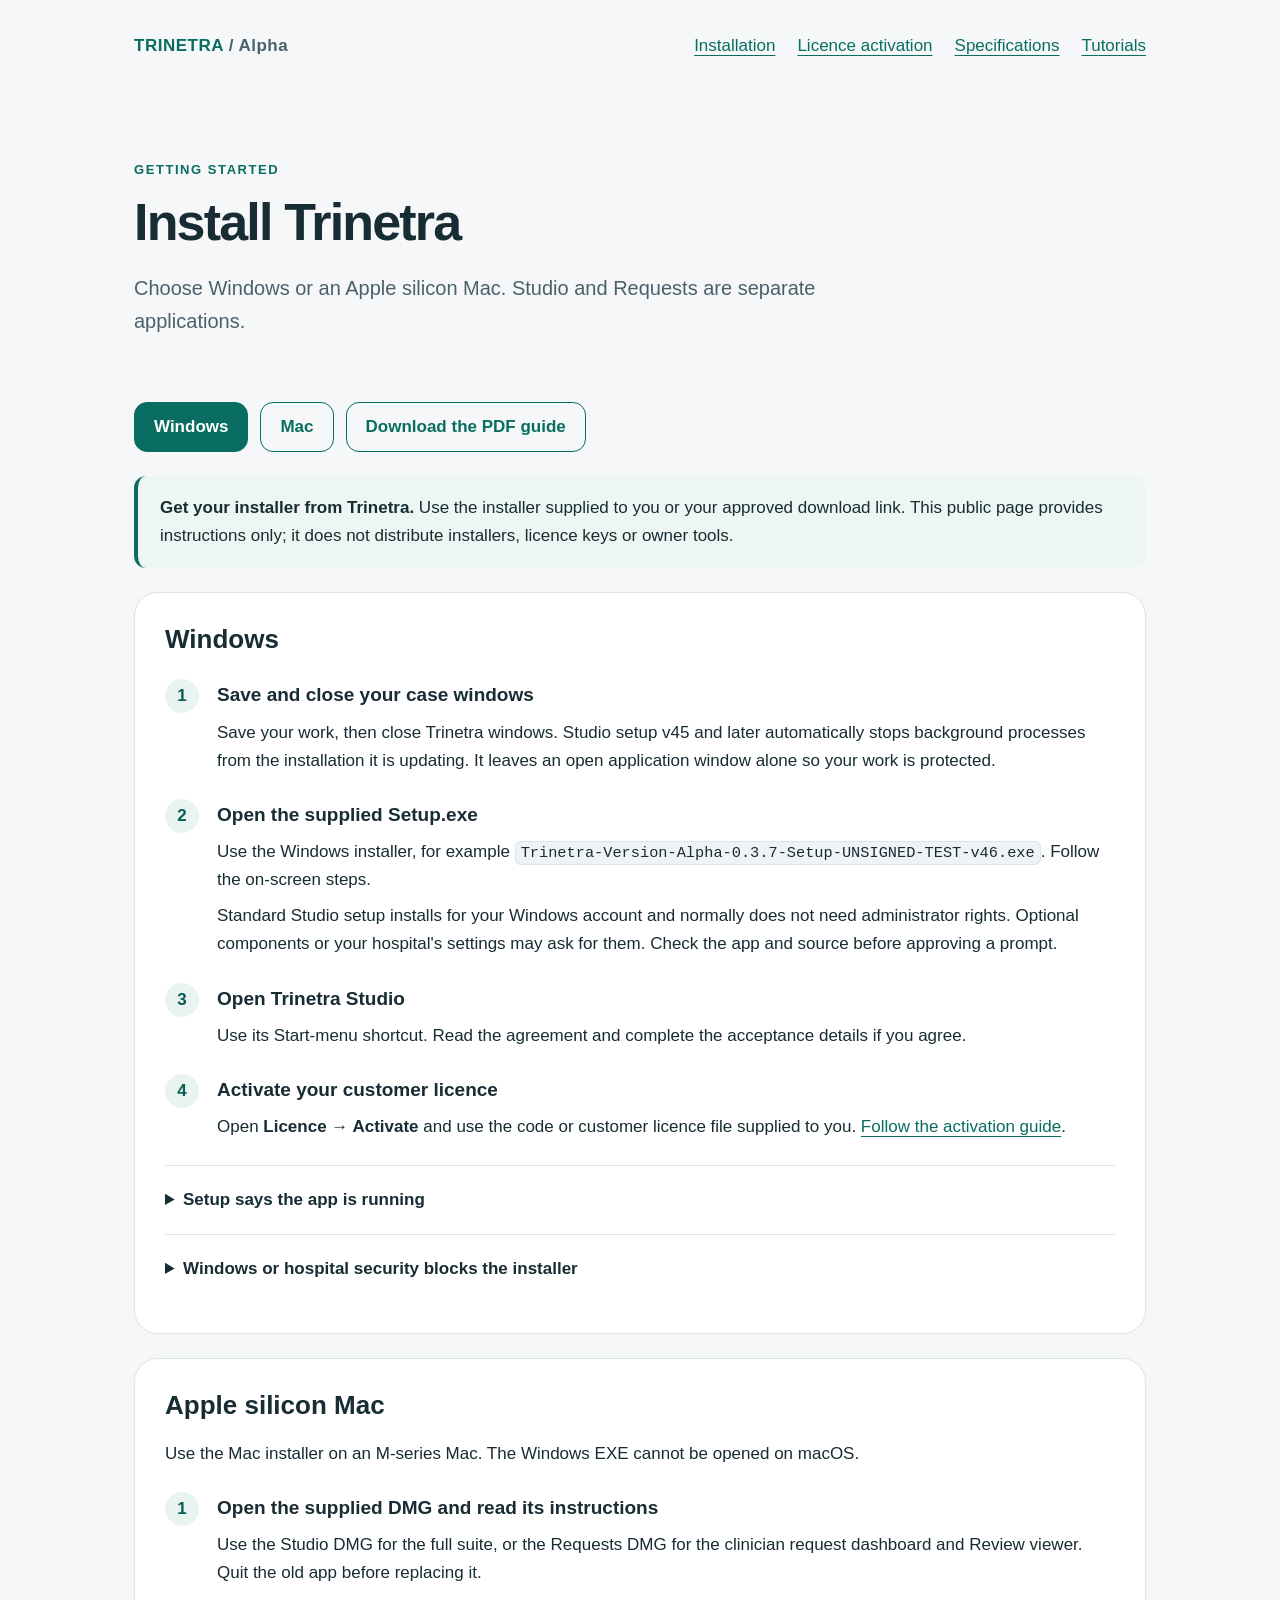
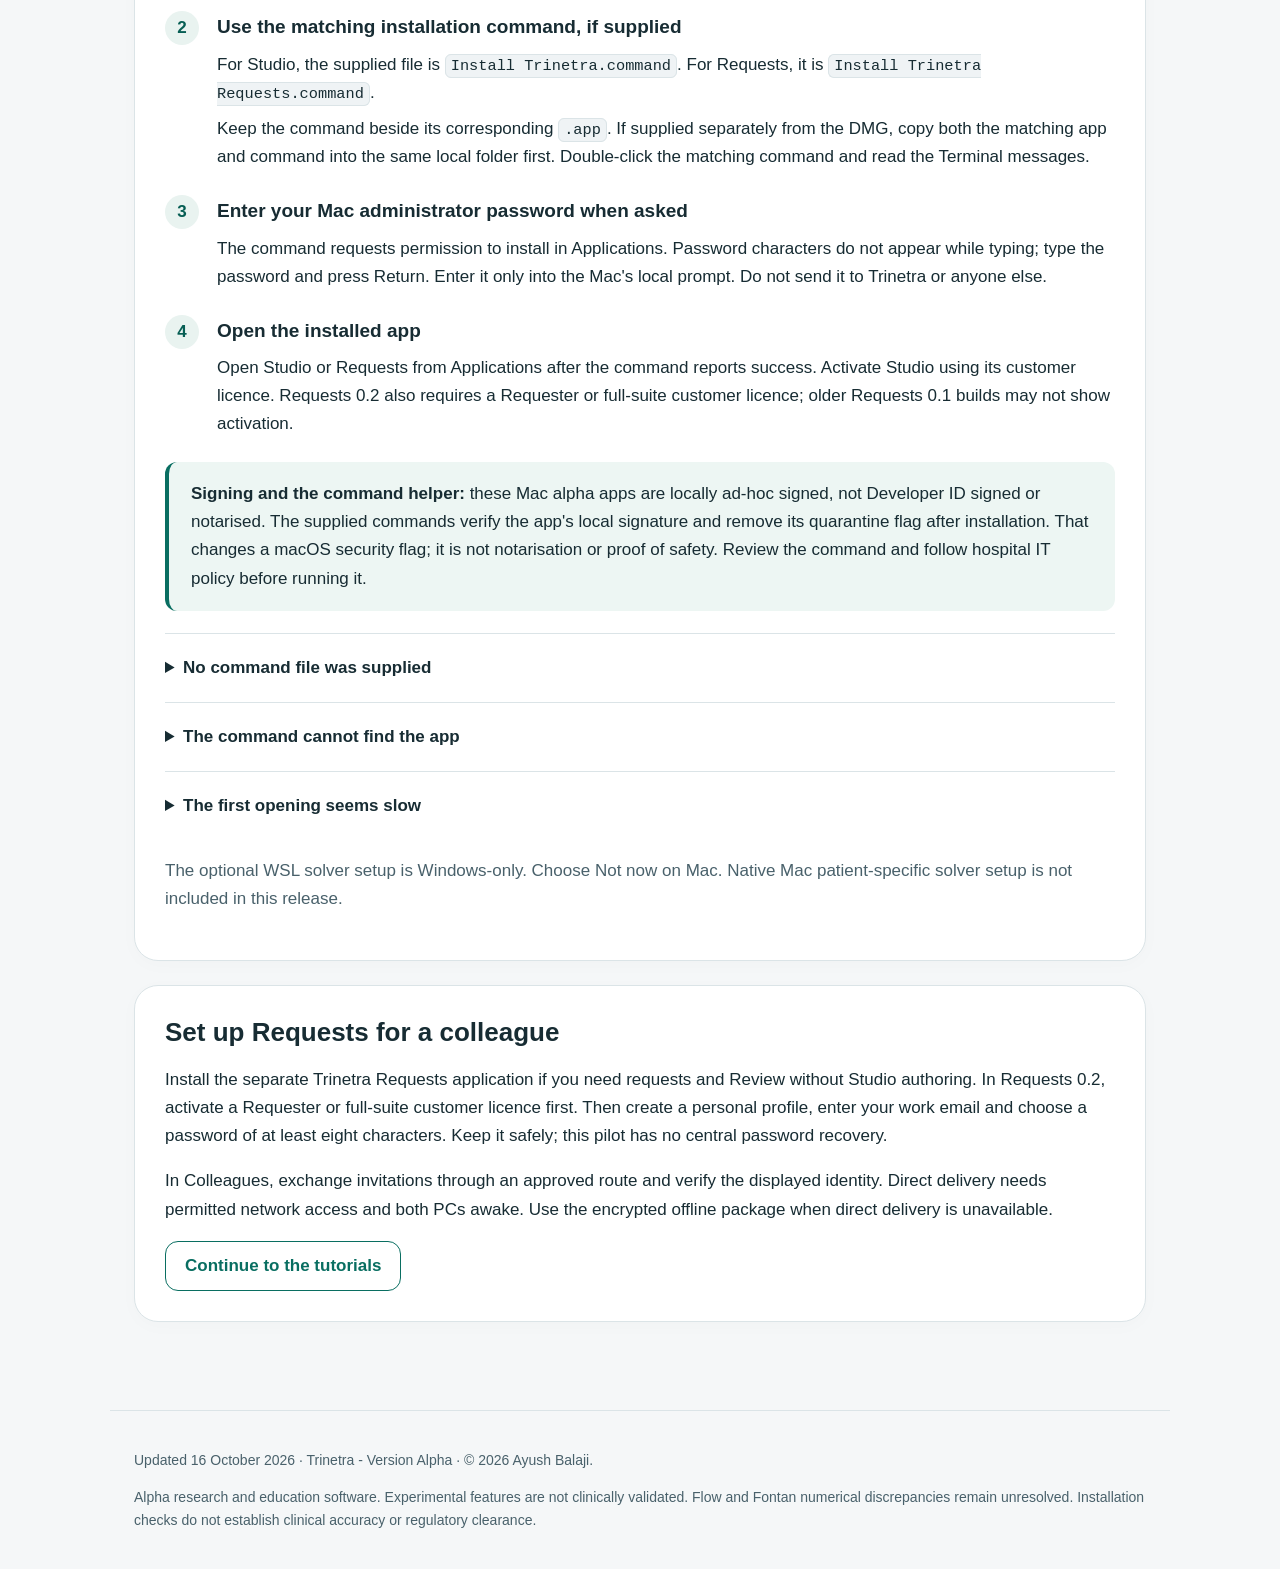
<file: installation/index.html>
<!doctype html><html lang="en"><head><meta charset="utf-8"><meta name="viewport" content="width=device-width,initial-scale=1"><meta name="description" content="Choose Windows or an Apple silicon Mac. Studio and Requests are separate applications."><meta name="color-scheme" content="light"><title>Install Trinetra | Trinetra</title><link rel="stylesheet" href="../guides/guide.css"></head><body><a class="skip" href="#content">Skip to guide</a><header><a class="brand" href="../">TRINETRA <span class="muted">/ Alpha</span></a><nav aria-label="Guides"><a href="../installation/">Installation</a><a href="../licence-activation/">Licence activation</a><a href="../minimum-specifications/">Specifications</a><a href="../">Tutorials</a></nav></header><main id="content"><section class="hero"><p class="kicker">Getting started</p><h1>Install Trinetra</h1><p class="lead">Choose Windows or an Apple silicon Mac. Studio and Requests are separate applications.</p></section>
<div class="actions"><a class="button primary" href="#windows">Windows</a><a class="button" href="#mac">Mac</a><a class="button" href="../guides/Trinetra-Alpha-Installation-and-Licence-Activation.pdf">Download the PDF guide</a></div>
<div class="notice"><strong>Get your installer from Trinetra.</strong> Use the installer supplied to you or your approved download link. This public page provides instructions only; it does not distribute installers, licence keys or owner tools.</div>
<section class="card" id="windows"><h2>Windows</h2><ol class="steps"><li><h3>Save and close your case windows</h3><p>Save your work, then close Trinetra windows. Studio setup v45 and later automatically stops background processes from the installation it is updating. It leaves an open application window alone so your work is protected.</p></li><li><h3>Open the supplied Setup.exe</h3><p>Use the Windows installer, for example <code>Trinetra-Version-Alpha-0.3.7-Setup-UNSIGNED-TEST-v46.exe</code>. Follow the on-screen steps.</p><p>Standard Studio setup installs for your Windows account and normally does not need administrator rights. Optional components or your hospital's settings may ask for them. Check the app and source before approving a prompt.</p></li><li><h3>Open Trinetra Studio</h3><p>Use its Start-menu shortcut. Read the agreement and complete the acceptance details if you agree.</p></li><li><h3>Activate your customer licence</h3><p>Open <strong>Licence → Activate</strong> and use the code or customer licence file supplied to you. <a href="../licence-activation/">Follow the activation guide</a>.</p></li></ol><details><summary>Setup says the app is running</summary><p>Save and close any visible Trinetra windows, then select Retry. If an older installer is open, close it and use v45 or later. The new installer checks the lock before removing files and automatically waits briefly for Windows to release them.</p></details><details><summary>Windows or hospital security blocks the installer</summary><p>This alpha installer is unsigned. Confirm the download with your provider and use your organisation's approved installation process. Do not disable antivirus or hospital security controls.</p></details></section>
<section class="card" id="mac"><h2>Apple silicon Mac</h2><p>Use the Mac installer on an M-series Mac. The Windows EXE cannot be opened on macOS.</p><ol class="steps"><li><h3>Open the supplied DMG and read its instructions</h3><p>Use the Studio DMG for the full suite, or the Requests DMG for the clinician request dashboard and Review viewer. Quit the old app before replacing it.</p></li><li><h3>Use the matching installation command, if supplied</h3><p>For Studio, the supplied file is <code>Install Trinetra.command</code>. For Requests, it is <code>Install Trinetra Requests.command</code>.</p><p>Keep the command beside its corresponding <code>.app</code>. If supplied separately from the DMG, copy both the matching app and command into the same local folder first. Double-click the matching command and read the Terminal messages.</p></li><li><h3>Enter your Mac administrator password when asked</h3><p>The command requests permission to install in Applications. Password characters do not appear while typing; type the password and press Return. Enter it only into the Mac's local prompt. Do not send it to Trinetra or anyone else.</p></li><li><h3>Open the installed app</h3><p>Open Studio or Requests from Applications after the command reports success. Activate Studio using its customer licence. Requests 0.2 also requires a Requester or full-suite customer licence; older Requests 0.1 builds may not show activation.</p></li></ol><div class="notice"><strong>Signing and the command helper:</strong> these Mac alpha apps are locally ad-hoc signed, not Developer ID signed or notarised. The supplied commands verify the app's local signature and remove its quarantine flag after installation. That changes a macOS security flag; it is not notarisation or proof of safety. Review the command and follow hospital IT policy before running it.</div><details><summary>No command file was supplied</summary><p>Follow the DMG's Applications shortcut to copy the app to Applications. If macOS blocks it, contact your provider or IT team for the approved route. Do not assume a command mentioned here is included inside every older DMG.</p></details><details><summary>The command cannot find the app</summary><p>Keep exactly one matching .app in the same folder as its command. The Studio command needs Trinetra Studio.app; the Requests command needs Trinetra Requests.app. The command cannot find an app stored in a separate subfolder.</p></details><details><summary>The first opening seems slow</summary><p>Wait for the first screen. One native Studio test took about 137 seconds on first launch and 12 seconds on a repeat. These are observations, not guaranteed timings. If no screen appears, report the app version and exact behaviour without patient information.</p></details><p class="muted">The optional WSL solver setup is Windows-only. Choose Not now on Mac. Native Mac patient-specific solver setup is not included in this release.</p></section>
<section class="card"><h2>Set up Requests for a colleague</h2><p>Install the separate Trinetra Requests application if you need requests and Review without Studio authoring. In Requests 0.2, activate a Requester or full-suite customer licence first. Then create a personal profile, enter your work email and choose a password of at least eight characters. Keep it safely; this pilot has no central password recovery.</p><p>In Colleagues, exchange invitations through an approved route and verify the displayed identity. Direct delivery needs permitted network access and both PCs awake. Use the encrypted offline package when direct delivery is unavailable.</p><a class="button" href="../">Continue to the tutorials</a></section></main><footer><p>Updated 16 October 2026 · Trinetra - Version Alpha · © 2026 Ayush Balaji.</p><p>Alpha research and education software. Experimental features are not clinically validated. Flow and Fontan numerical discrepancies remain unresolved. Installation checks do not establish clinical accuracy or regulatory clearance.</p></footer></body></html>
</file>
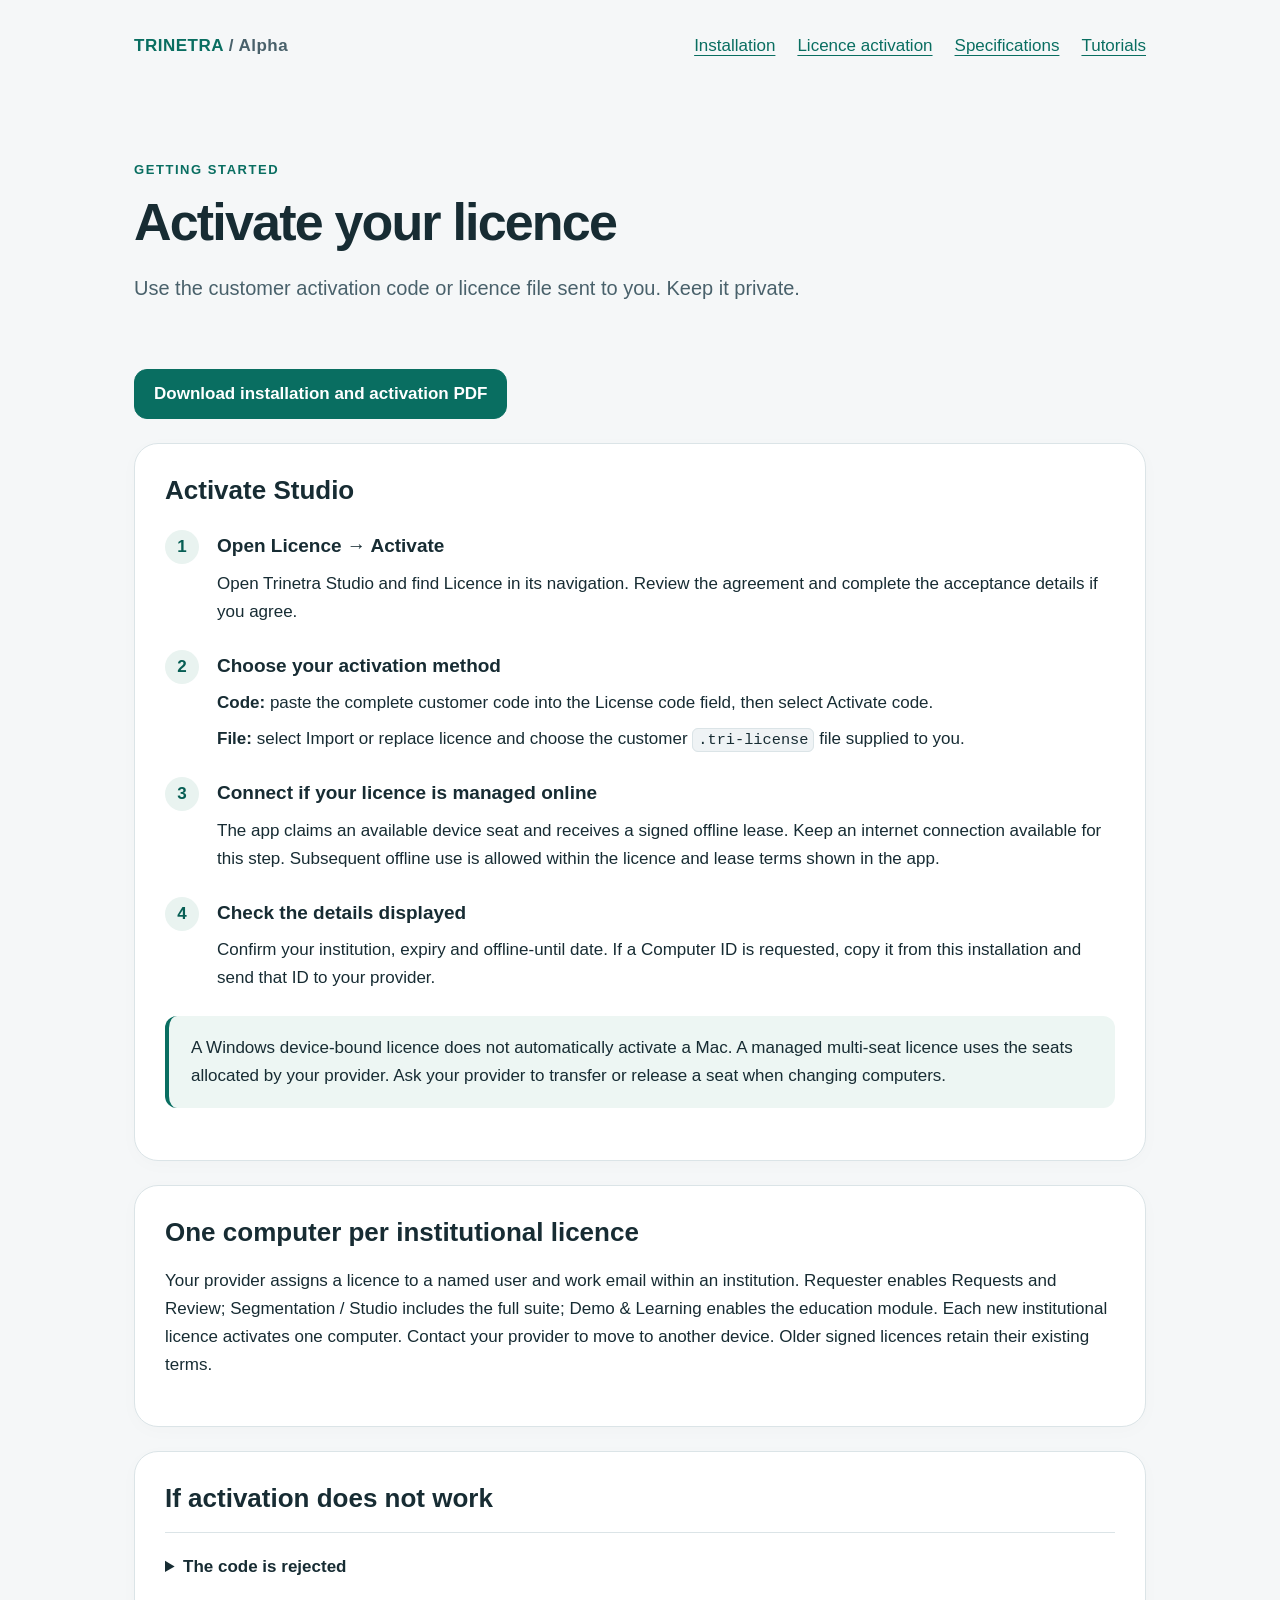
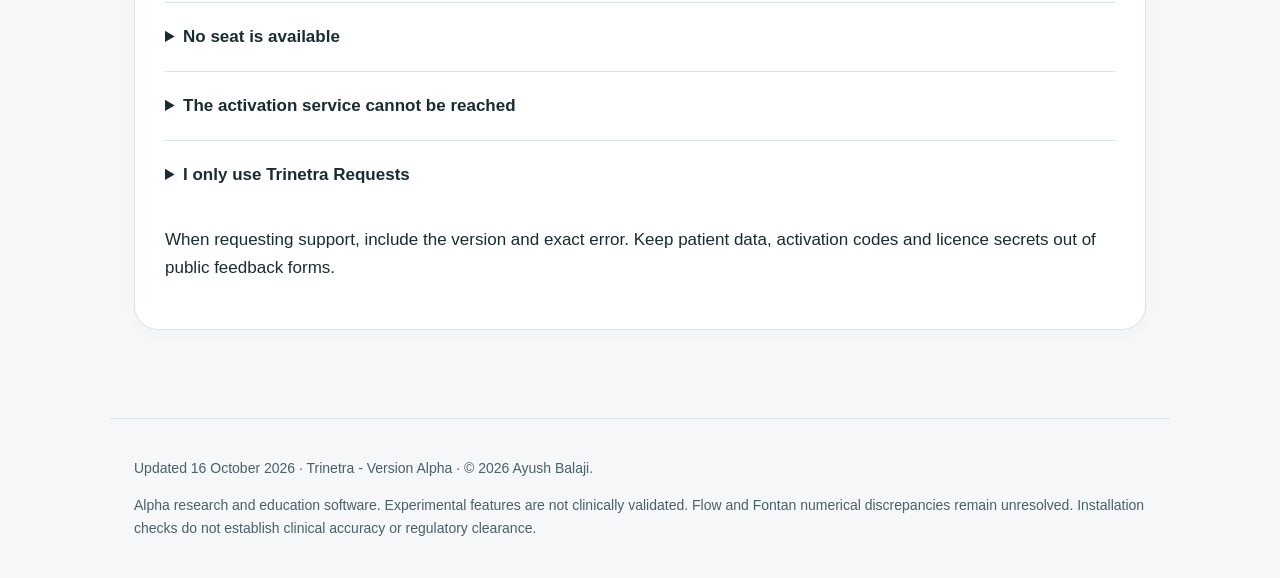
<file: licence-activation/index.html>
<!doctype html><html lang="en"><head><meta charset="utf-8"><meta name="viewport" content="width=device-width,initial-scale=1"><meta name="description" content="Use the customer activation code or licence file sent to you. Keep it private."><meta name="color-scheme" content="light"><title>Activate your licence | Trinetra</title><link rel="stylesheet" href="../guides/guide.css"></head><body><a class="skip" href="#content">Skip to guide</a><header><a class="brand" href="../">TRINETRA <span class="muted">/ Alpha</span></a><nav aria-label="Guides"><a href="../installation/">Installation</a><a href="../licence-activation/">Licence activation</a><a href="../minimum-specifications/">Specifications</a><a href="../">Tutorials</a></nav></header><main id="content"><section class="hero"><p class="kicker">Getting started</p><h1>Activate your licence</h1><p class="lead">Use the customer activation code or licence file sent to you. Keep it private.</p></section>
<div class="actions"><a class="button primary" href="../guides/Trinetra-Alpha-Installation-and-Licence-Activation.pdf">Download installation and activation PDF</a></div>
<section class="card"><h2>Activate Studio</h2><ol class="steps"><li><h3>Open Licence → Activate</h3><p>Open Trinetra Studio and find Licence in its navigation. Review the agreement and complete the acceptance details if you agree.</p></li><li><h3>Choose your activation method</h3><p><strong>Code:</strong> paste the complete customer code into the License code field, then select Activate code.</p><p><strong>File:</strong> select Import or replace licence and choose the customer <code>.tri-license</code> file supplied to you.</p></li><li><h3>Connect if your licence is managed online</h3><p>The app claims an available device seat and receives a signed offline lease. Keep an internet connection available for this step. Subsequent offline use is allowed within the licence and lease terms shown in the app.</p></li><li><h3>Check the details displayed</h3><p>Confirm your institution, expiry and offline-until date. If a Computer ID is requested, copy it from this installation and send that ID to your provider.</p></li></ol><div class="notice">A Windows device-bound licence does not automatically activate a Mac. A managed multi-seat licence uses the seats allocated by your provider. Ask your provider to transfer or release a seat when changing computers.</div></section>
<section class="card"><h2>One computer per institutional licence</h2><p>Your provider assigns a licence to a named user and work email within an institution. Requester enables Requests and Review; Segmentation / Studio includes the full suite; Demo &amp; Learning enables the education module. Each new institutional licence activates one computer. Contact your provider to move to another device. Older signed licences retain their existing terms.</p></section><section class="card"><h2>If activation does not work</h2><details><summary>The code is rejected</summary><p>Copy the complete code without adding punctuation. Use a customer activation code or customer licence file, not an owner credential or private signing key. Contact your provider if the institution or expiry is wrong.</p></details><details><summary>No seat is available</summary><p>Your provider needs to check the licensed device count and release or move a seat where appropriate. Reinstalling repeatedly will not increase the licensed seat count.</p></details><details><summary>The activation service cannot be reached</summary><p>Check your connection and your organisation's network restrictions. Ask your provider about the licence's offline allowance. Do not disable hospital security controls.</p></details><details><summary>I only use Trinetra Requests</summary><p>Requests 0.2 requires a Requester or full-suite Trinetra licence. Use its activation screen at first launch. Studio and Requests can use the same full-suite licence on the same computer. A Requester licence does not enable Studio authoring. The personal profile password protects local request history separately. Older Requests 0.1 builds may not show activation.</p></details><p>When requesting support, include the version and exact error. Keep patient data, activation codes and licence secrets out of public feedback forms.</p></section></main><footer><p>Updated 16 October 2026 · Trinetra - Version Alpha · © 2026 Ayush Balaji.</p><p>Alpha research and education software. Experimental features are not clinically validated. Flow and Fontan numerical discrepancies remain unresolved. Installation checks do not establish clinical accuracy or regulatory clearance.</p></footer></body></html>
</file>
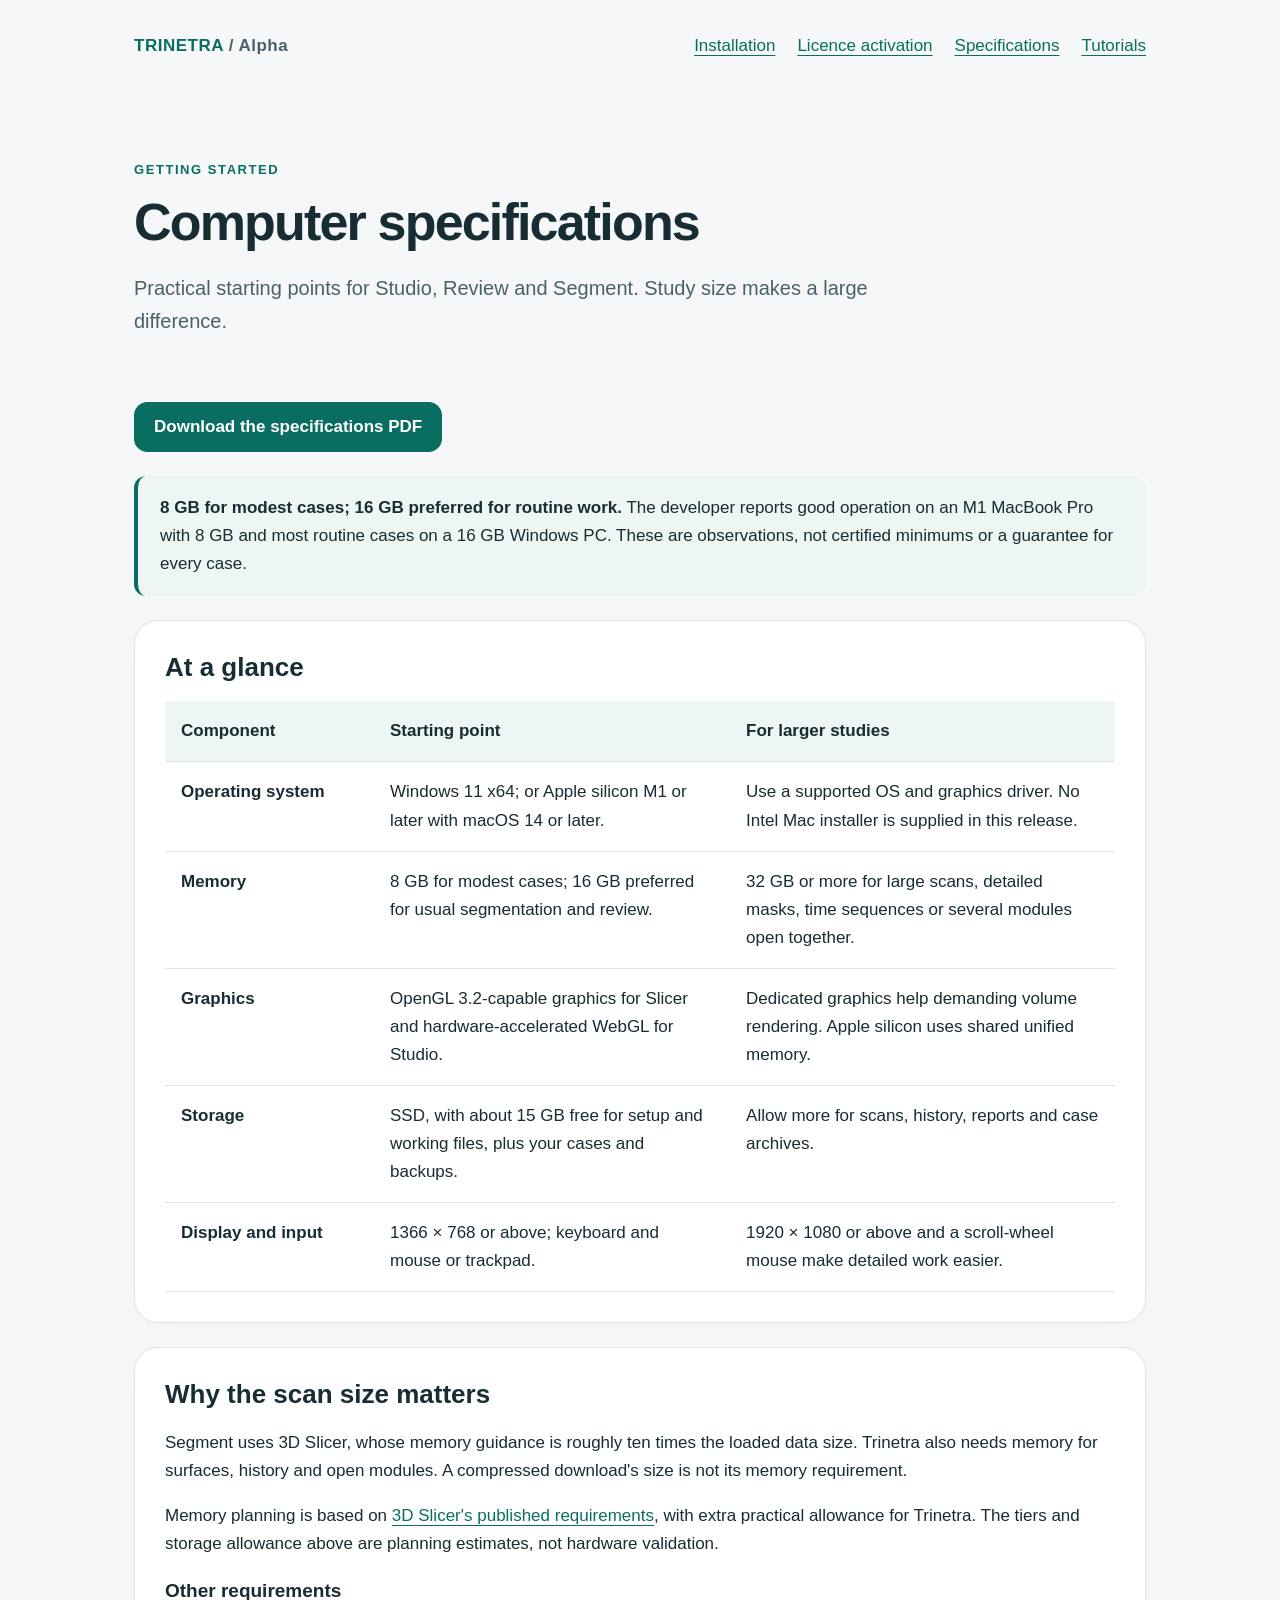
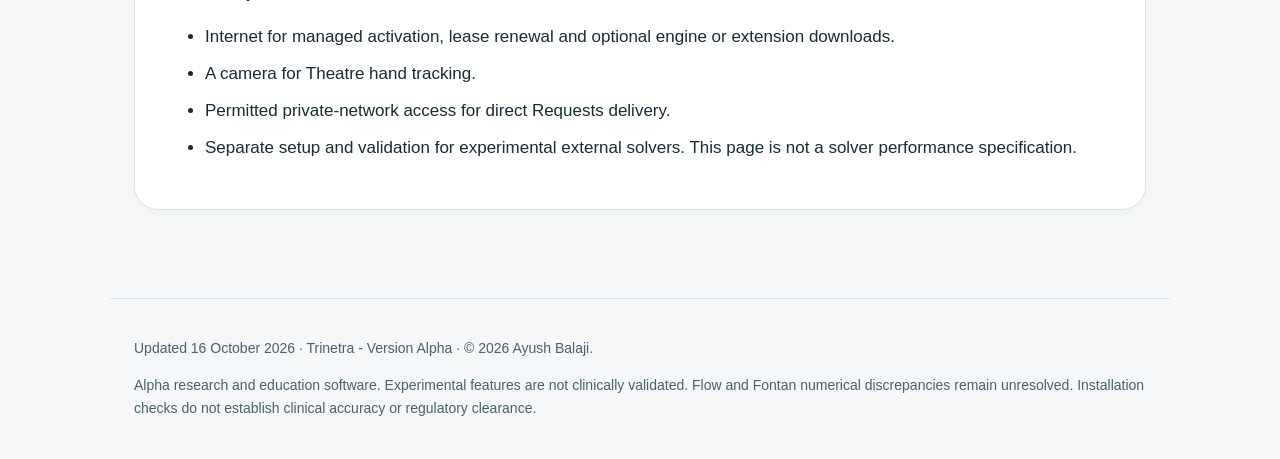
<file: minimum-specifications/index.html>
<!doctype html><html lang="en"><head><meta charset="utf-8"><meta name="viewport" content="width=device-width,initial-scale=1"><meta name="description" content="Practical starting points for Studio, Review and Segment. Study size makes a large difference."><meta name="color-scheme" content="light"><title>Computer specifications | Trinetra</title><link rel="stylesheet" href="../guides/guide.css"></head><body><a class="skip" href="#content">Skip to guide</a><header><a class="brand" href="../">TRINETRA <span class="muted">/ Alpha</span></a><nav aria-label="Guides"><a href="../installation/">Installation</a><a href="../licence-activation/">Licence activation</a><a href="../minimum-specifications/">Specifications</a><a href="../">Tutorials</a></nav></header><main id="content"><section class="hero"><p class="kicker">Getting started</p><h1>Computer specifications</h1><p class="lead">Practical starting points for Studio, Review and Segment. Study size makes a large difference.</p></section>
<div class="actions"><a class="button primary" href="../guides/Trinetra-Alpha-Minimum-Specifications.pdf">Download the specifications PDF</a></div>
<div class="notice"><strong>8 GB for modest cases; 16 GB preferred for routine work.</strong> The developer reports good operation on an M1 MacBook Pro with 8 GB and most routine cases on a 16 GB Windows PC. These are observations, not certified minimums or a guarantee for every case.</div>
<section class="card"><h2>At a glance</h2><div class="table-scroll" role="region" aria-label="Computer specifications" tabindex="0"><table><thead><tr><th>Component</th><th>Starting point</th><th>For larger studies</th></tr></thead><tbody><tr><td>Operating system</td><td>Windows 11 x64; or Apple silicon M1 or later with macOS 14 or later.</td><td>Use a supported OS and graphics driver. No Intel Mac installer is supplied in this release.</td></tr><tr><td>Memory</td><td>8 GB for modest cases; 16 GB preferred for usual segmentation and review.</td><td>32 GB or more for large scans, detailed masks, time sequences or several modules open together.</td></tr><tr><td>Graphics</td><td>OpenGL 3.2-capable graphics for Slicer and hardware-accelerated WebGL for Studio.</td><td>Dedicated graphics help demanding volume rendering. Apple silicon uses shared unified memory.</td></tr><tr><td>Storage</td><td>SSD, with about 15 GB free for setup and working files, plus your cases and backups.</td><td>Allow more for scans, history, reports and case archives.</td></tr><tr><td>Display and input</td><td>1366 × 768 or above; keyboard and mouse or trackpad.</td><td>1920 × 1080 or above and a scroll-wheel mouse make detailed work easier.</td></tr></tbody></table></div></section>
<section class="card"><h2>Why the scan size matters</h2><p>Segment uses 3D Slicer, whose memory guidance is roughly ten times the loaded data size. Trinetra also needs memory for surfaces, history and open modules. A compressed download's size is not its memory requirement.</p><p>Memory planning is based on <a href="https://slicer.readthedocs.io/en/v5.12.0/user_guide/getting_started.html#system-requirements">3D Slicer's published requirements</a>, with extra practical allowance for Trinetra. The tiers and storage allowance above are planning estimates, not hardware validation.</p><h3>Other requirements</h3><ul><li>Internet for managed activation, lease renewal and optional engine or extension downloads.</li><li>A camera for Theatre hand tracking.</li><li>Permitted private-network access for direct Requests delivery.</li><li>Separate setup and validation for experimental external solvers. This page is not a solver performance specification.</li></ul></section></main><footer><p>Updated 16 October 2026 · Trinetra - Version Alpha · © 2026 Ayush Balaji.</p><p>Alpha research and education software. Experimental features are not clinically validated. Flow and Fontan numerical discrepancies remain unresolved. Installation checks do not establish clinical accuracy or regulatory clearance.</p></footer></body></html>
</file>
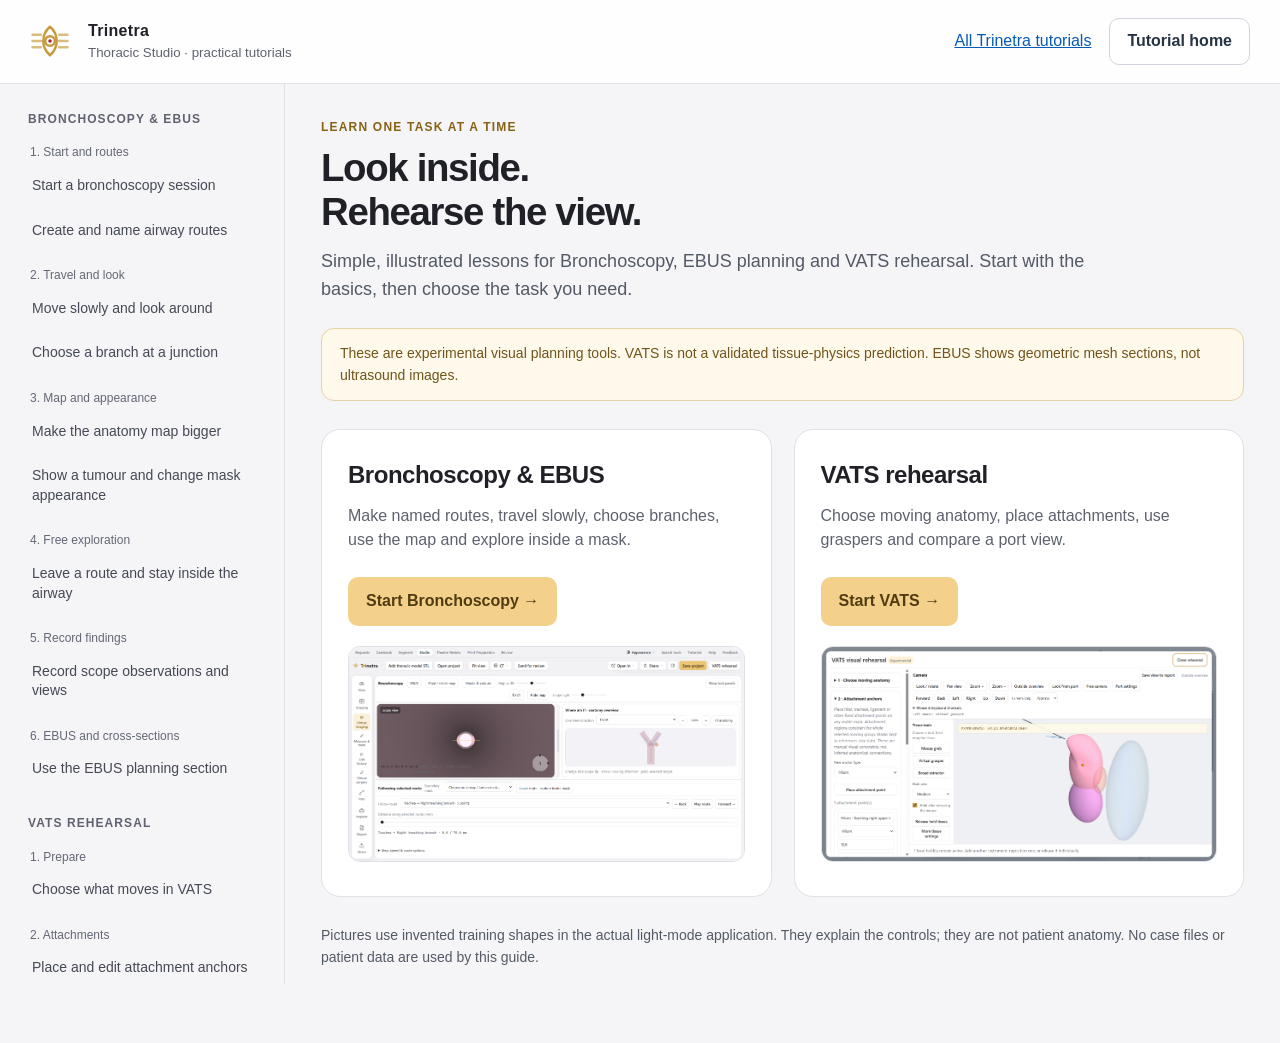
<file: thoracic-tutorials/index.html>
<!doctype html>
<html lang="en-GB"><head><meta charset="utf-8"><meta name="viewport" content="width=device-width,initial-scale=1"><meta name="color-scheme" content="light"><title>Bronchoscopy & VATS tutorials · Trinetra</title>
<style>
:root{font-family:-apple-system,BlinkMacSystemFont,"Segoe UI",sans-serif;color:#202127;background:#f5f5f7;line-height:1.55;--muted:#60636f;--line:#dfe1e7;--gold:#886114;--blue:#075bb5}*{box-sizing:border-box}body{margin:0}button,select{font:inherit}button,a,select{touch-action:manipulation}button{cursor:pointer}button:disabled{opacity:.4;cursor:default}button,a,select{outline-offset:4px}button:focus-visible,a:focus-visible,select:focus-visible,summary:focus-visible{outline:3px solid #1671dc}a{color:var(--blue)}header{background:#ffffffed;border-bottom:1px solid var(--line);padding:18px 30px;display:flex;gap:18px;align-items:center;flex-wrap:wrap}.logo{width:40px;height:40px}.brand{font-weight:750;letter-spacing:.02em}.brand small{display:block;color:var(--muted);font-weight:500;letter-spacing:0}.headerlinks{margin-left:auto;display:flex;gap:18px;align-items:center}.wrap{display:grid;grid-template-columns:285px minmax(0,1fr);max-width:1600px;margin:auto}.sidebar{padding:26px 20px;border-right:1px solid var(--line)}.sidebar h2{font-size:12px;letter-spacing:.09em;text-transform:uppercase;color:var(--muted);margin:24px 8px 10px}.sidebar h2:first-child{margin-top:0}.lessonlink{border:0;background:transparent;display:block;width:100%;text-align:left;padding:11px 12px;border-radius:10px;color:#454955;font-size:14px;line-height:1.4;margin:3px 0}.lessonlink[aria-current=true]{background:#fff0cc;color:#674608;font-weight:650}.lessonlink:hover{background:#e9ebf0}.sidebar .group{margin-top:15px;font-size:12px;color:#646875;padding:0 10px}.mobilebar{display:none}.main{padding:34px 36px 60px;min-width:0}.eyebrow{font-size:12px;letter-spacing:.1em;text-transform:uppercase;color:var(--gold);font-weight:750}h1{font-size:clamp(28px,3vw,42px);line-height:1.13;letter-spacing:-.035em;margin:10px 0 15px;max-width:900px}.lead{font-size:18px;color:#535965;max-width:800px;margin:0 0 24px}.notice{border:1px solid #e6d3a3;background:#fff9ec;border-radius:13px;padding:14px 18px;color:#705419;font-size:14px}.where{margin:22px 0 18px;font-size:14px;color:var(--muted);overflow-wrap:anywhere}.where b{color:#303743}.figure{margin:0;background:white;border:1px solid var(--line);border-radius:17px;overflow:hidden;box-shadow:0 6px 24px #202a3b08}.imagebutton{border:0;background:#fff;display:block;width:100%;padding:0;cursor:zoom-in}.imagebutton img{display:block;width:100%;height:auto}.figure figcaption{font-size:12px;color:var(--muted);padding:12px 17px;border-top:1px solid var(--line)}.screenkey{display:flex;flex-wrap:wrap;gap:9px;margin:16px 0}.screenkey span{font-size:13px;background:#fff;border:1px solid var(--line);border-radius:9px;padding:7px 11px}.stepbox{background:#fff;border:1px solid var(--line);border-radius:18px;padding:24px;margin-top:23px}.stephead{display:flex;gap:12px;justify-content:space-between;align-items:center;flex-wrap:wrap}.stephead small{color:var(--muted)}progress{height:7px;width:100%;accent-color:#aa7b23;margin:14px 0}.stepbody{display:flex;gap:16px;align-items:flex-start;min-height:100px;margin:12px 0 22px}.stepnumber{flex:none;width:38px;height:38px;border-radius:50%;display:grid;place-items:center;background:#fff0cc;color:#76510b;font-weight:750}.steptext{font-size:20px;line-height:1.55;margin:0;max-width:900px}.buttons{display:flex;gap:12px;flex-wrap:wrap}.buttons button,.headerlinks button{border:1px solid #cfd4de;background:#fff;border-radius:10px;padding:10px 17px;color:#273445;font-weight:600;min-height:44px}.buttons .primary{background:#1b263a;border-color:#1b263a;color:#fff}.buttons .gold{background:#f3d18b;border-color:#e8c377;color:#513b12}.outcome{font-size:15px;margin:18px 0 0;color:#2c6348}.extras{display:grid;grid-template-columns:1fr 1fr;gap:16px;margin:20px 0}.extras section,details{border:1px solid var(--line);background:white;border-radius:14px;padding:18px}.extras h2{font-size:15px;margin:0 0 8px}.extras p{font-size:14px;color:#535965;margin:0}summary{font-weight:650;cursor:pointer}.allsteps{padding-left:22px}.allsteps li{margin:14px 0}.lessonfooter{margin-top:24px;display:flex;align-items:center;justify-content:space-between;gap:16px;flex-wrap:wrap}.lessonfooter small{color:var(--muted)}.keyboard{font-size:14px;color:#535965}.keyboard table{border-collapse:collapse;width:100%;margin-top:12px}.keyboard td,.keyboard th{padding:10px 8px;border-bottom:1px solid var(--line);text-align:left;vertical-align:top}.keyboard th{color:#202127}.keyboard p{margin-bottom:0}.cards{display:grid;grid-template-columns:1fr 1fr;gap:22px;margin:28px 0}.card{padding:26px;border:1px solid var(--line);border-radius:19px;background:#fff;display:flex;flex-direction:column;align-items:flex-start}.card h2{font-size:24px;margin:0 0 10px;letter-spacing:-.02em}.card p{color:#5d626e;margin:0 0 24px}.card button{margin-top:auto;border:0;border-radius:10px;padding:12px 18px;background:#f3d18b;font-weight:650;color:#513b12;min-height:44px}.homefigure{margin-top:20px}.homefigure img{width:100%;border-radius:12px;border:1px solid var(--line)}dialog{border:0;padding:14px;background:#fff;border-radius:14px;max-width:96vw;max-height:94vh}dialog::backdrop{background:#121925b3}dialog img{display:block;max-width:92vw;max-height:80vh;object-fit:contain}dialog button{margin-bottom:10px;min-height:44px;padding:9px 18px;background:#fff;border:1px solid var(--line);border-radius:8px}[hidden]{display:none!important}.skip{position:absolute;left:20px;top:-80px;background:white;padding:10px;z-index:10}.skip:focus{top:12px}
@media(min-width:1000px){.sidebar{position:sticky;top:0;max-height:100dvh;overflow:auto}}@media(max-width:1000px){.wrap{grid-template-columns:235px minmax(0,1fr)}.main{padding:26px 24px}.extras{grid-template-columns:1fr}.sidebar{padding:20px 12px}}@media(max-width:720px){header{padding:16px 18px}.headerlinks{margin-left:0;width:100%;font-size:14px}.wrap{display:block}.sidebar{display:none;border-bottom:1px solid var(--line)}.sidebar.open{display:block}.mobilebar{display:flex;padding:15px 18px;gap:12px;align-items:center;border-bottom:1px solid var(--line);background:white}.mobilebar button{border:1px solid var(--line);border-radius:8px;padding:8px 13px;background:#fff}.mobilebar span{font-size:13px;color:var(--muted)}.main{padding:25px 18px 40px}.cards{grid-template-columns:1fr}.stepbox{padding:18px}.stepbody{gap:12px;min-height:150px}.steptext{font-size:18px}.stepnumber{width:32px;height:32px}.buttons{gap:8px}.buttons button{padding:10px 14px}.lead{font-size:17px}}
@media print{header,.sidebar,.mobilebar,.stepbox,.lessonfooter,.headerlinks,.screenkey,dialog{display:none!important}.wrap{display:block}.main{padding:0}.allstepswrap{display:block!important}details{break-inside:avoid}details .allsteps{display:block!important}.extras{display:block}.extras section{margin-bottom:12px}.figure{max-width:700px;break-inside:avoid}.home{display:none}.notice{margin-bottom:12px}body{background:white}}
</style></head><body>
<a class="skip" href="#main">Skip to tutorial</a>
<header><img class="logo" src="logo.svg" alt=""><div class="brand">Trinetra<small>Thoracic Studio · practical tutorials</small></div><nav class="headerlinks" aria-label="Site"><a href="../">All Trinetra tutorials</a><button id="homeButton" type="button">Tutorial home</button></nav></header>
<div class="mobilebar"><button id="menuButton" type="button" aria-expanded="false" aria-controls="chapters">Choose a lesson</button><span>Bronchoscopy / EBUS / VATS</span></div>
<div class="wrap"><nav id="chapters" class="sidebar" aria-label="Thoracic tutorial lessons"></nav><main id="main" class="main" tabindex="-1">
<section id="home" class="home"><div class="eyebrow">Learn one task at a time</div><h1>Look inside.<br>Rehearse the view.</h1><p class="lead">Simple, illustrated lessons for Bronchoscopy, EBUS planning and VATS rehearsal. Start with the basics, then choose the task you need.</p><div class="notice">These are experimental visual planning tools. VATS is not a validated tissue-physics prediction. EBUS shows geometric mesh sections, not ultrasound images.</div><div class="cards"><article class="card"><h2>Bronchoscopy & EBUS</h2><p>Make named routes, travel slowly, choose branches, use the map and explore inside a mask.</p><button type="button" data-start="bronch-start">Start Bronchoscopy →</button><div class="homefigure"><img src="images/bronch-map.png" alt="Actual Trinetra bronchoscopy screen with a synthetic airway and anatomy map"></div></article><article class="card"><h2>VATS rehearsal</h2><p>Choose moving anatomy, place attachments, use graspers and compare a port view.</p><button type="button" data-start="vats-prepare">Start VATS →</button><div class="homefigure"><img src="images/vats-tools.png" alt="Actual Trinetra VATS rehearsal screen with separate camera and tissue controls"></div></article></div><p class="keyboard">Pictures use invented training shapes in the actual light-mode application. They explain the controls; they are not patient anatomy. No case files or patient data are used by this guide.</p></section>
<article id="lesson" hidden><div id="crumb" class="eyebrow"></div><h1 id="title"></h1><p id="explain" class="lead"></p><p class="where"><b>Where to find it</b><br><span id="where"></span></p><figure class="figure"><button class="imagebutton" id="enlarge" type="button" aria-label="Enlarge application screenshot"><img id="screen" alt=""></button><figcaption>Actual Trinetra screen · synthetic teaching models · click or tap to enlarge</figcaption></figure><div id="screenKey" class="screenkey"></div><section class="stepbox" aria-labelledby="stepHeading"><div class="stephead"><b id="stepHeading">Follow these steps</b><small id="stepLabel" aria-live="polite"></small></div><progress id="progress" value="1" max="5" aria-label="Progress through lesson"></progress><div class="stepbody"><span id="stepNumber" class="stepnumber" aria-hidden="true"></span><p id="stepText" class="steptext" aria-live="polite"></p></div><div class="buttons"><button id="previous" type="button">← Previous step</button><button id="next" type="button" class="primary">Next step →</button></div><p id="result" class="outcome"></p></section><div class="extras"><section><h2>How it works</h2><p id="why"></p></section><section><h2>If it does not look right</h2><p id="problem"></p></section></div><details id="allSteps" class="allstepswrap"><summary>Show all steps together</summary><ol id="stepList" class="allsteps"></ol></details><details class="keyboard" style="margin-top:16px"><summary>Quick controls reference</summary><div id="controls"></div></details><div class="lessonfooter"><div class="buttons"><button id="learned" class="gold" type="button">Mark lesson complete</button><button id="nextLesson" type="button">Next lesson →</button></div><small id="learnedCount"></small></div></article>
</main></div><dialog id="zoom"><button id="closeZoom" type="button">Close picture</button><img id="zoomImage" alt=""></dialog>
<script type="application/json" id="guideData">[{"key":"bronch-start","group":"Bronchoscopy · 1. Start and routes","title":"Start a bronchoscopy session","where":"Thoracic Studio → Virtual imaging → Bronchoscopy","image":"bronch-map","explain":"Look from a camera inside the airway, with a separate map showing where you are.","steps":["Open the intended case in Thoracic Studio. Show the airway mask and check that the other masks line up with it.","Choose Virtual imaging in the left menu. Open Bronchoscopy and Bronchial tree mapping. These sections may start folded.","Choose an existing route in Follow route. Check its start and destination names before entering the scope.","Enter the scope. The scope picture opens beside the anatomy map. A new entry starts at the route start.","Press Exit when you want the normal Studio view again. Save project to keep your case work."],"result":"You see an inside view and a map. Moving the camera does not edit the airway.","why":"The scope is a virtual camera in the same coordinate space as the masks. A route supplies positions for that camera.","problem":"No route is listed? Make or import a centreline first. A visible airway alone does not create a bronchial route."},{"key":"bronch-routes","group":"Bronchoscopy · 1. Start and routes","title":"Create and name airway routes","where":"Virtual imaging → Bronchoscopy → Centrelines","image":"bronch-routes","explain":"Make a path from the trachea to each destination, so branch choices have useful names.","steps":["Choose the airway in Lumen mask. Enter a route group such as Airway tree.","Set Start name to a clear entry name, such as Trachea. Choose Place start, then click the intended entry on the model.","Type the Next destination name before choosing Add end / branch. Click that destination. Repeat for the other destinations.","Choose the estimate method that matches the mask, then Estimate inside this mask · experimental. Use Make straight manual lines only when you deliberately want an initial straight path.","Inspect the whole path against the model and source scan. A computed or straight line can leave a narrow or branching airway.","Use Edit selected centreline points to move, insert or remove a point. In Bronchial tree mapping, check Name, Start name, Destination name and Route group name, then Save route names.","Select the related routes in Routes available at junctions, or use Select routes with this group name. Save the Studio project."],"result":"Each route has an understandable start, destination and group.","why":"Names identify the recorded paths. Shared starts and matching junctions let the navigator offer another destination; a name alone does not connect two paths.","problem":"No branch choice appears? Check that both routes are selected and their geometry actually meets. Inspect and correct the paths rather than relying on their labels."},{"key":"bronch-travel","group":"Bronchoscopy · 2. Travel and look","title":"Move slowly and look around","where":"Bronchoscopy → route controls below the view","image":"bronch-map","explain":"Move the scope tip along a route, then turn the view without moving the tip.","steps":["Choose the intended route. Use Back or Forward for one small movement, or drag Distance along selected route to a location.","Open Step, speed & route options. Choose a small Movement per step when the airway is narrow.","Drag inside the scope picture to look around. Leave Turn automatically with the route off if you want to keep your own looking direction.","Choose a slow Playback speed and press Play route for continuous travel. Press Pause before inspecting a feature.","Use Scope light to brighten or dim the inside view. This changes the display, not the case geometry."],"result":"You can advance in small steps while looking independently.","why":"Travel changes the tip position; looking changes its direction. Step sizes assume that the model coordinates are millimetres.","problem":"The view keeps turning back? Check Turn automatically with the route. Travelling backwards? Check the start and destination names and the Turn around control."},{"key":"bronch-junction","group":"Bronchoscopy · 2. Travel and look","title":"Choose a branch at a junction","where":"Bronchoscopy → branch choices below the route","image":"bronch-map","explain":"Choose the next airway destination without restarting at the trachea.","steps":["In Bronchial tree mapping, include all the routes you want available at junctions. Use the same group for related routes.","Play or step towards the shared junction. Playback pauses near a mapped junction so you can make a choice.","Read the destination names and choose the intended branch. Choose Continue current route if you want to stay on the present path.","Check the map and scope direction, then press Play route again or use Forward for a small step."],"result":"The selected route changes near the junction instead of jumping back to the entry.","why":"Junction choices come from nearby selected route geometry. They are not an automatic anatomical classification of the bronchial tree.","problem":"An expected destination is missing? Select its route in the mapping group and check the junction geometry. Correct the centreline if it misses the junction."},{"key":"bronch-map","group":"Bronchoscopy · 3. Map and appearance","title":"Make the anatomy map bigger","where":"Bronchoscopy → Map width / Float / resize map","image":"bronch-map","explain":"Keep a larger outside view beside the scope so you know where the tip is.","steps":["Choose Right panel → Anatomy map, or the option showing both map and EBUS when needed.","Drag the divider between the pictures or change Map width to give the map more space.","Use the map + / − buttons or its mouse wheel to zoom the map. Drag inside the map to pan it.","Choose Float / resize map for a separate panel. Drag its heading to move it and its corner to resize it.","Use Fit anatomy to recover the map framing. Choose Dock map to return the panel beside the scope."],"result":"The map is readable without moving the scope tip.","why":"Map pan and zoom control a separate overview camera. They do not move the bronchoscope.","problem":"The map vanished? Use Show map, check Right panel, then Fit anatomy. A floating map can be moved by its heading."},{"key":"bronch-colours","group":"Bronchoscopy · 3. Map and appearance","title":"Show a tumour and change mask appearance","where":"Bronchoscopy → Masks & colours / orientation tools","image":"bronch-appearance","explain":"Keep important anatomy visible and reduce clutter while inside the airway.","steps":["Press Masks & colours in the bronchoscopy top bar. The normal mask list opens in its own drawer.","Use each mask visibility control to show or hide it. Choose a colour or change opacity to distinguish nearby structures.","For a separately segmented target, open the orientation tools, choose its target mask and enable the target display.","Check the target and scope position on the outside map. Close the mask drawer to regain viewing space."],"result":"You can identify the target and nearby structures without leaving bronchoscopy.","why":"A displayed target is a registered segmented shape. It does not prove visibility through an actual airway wall or confirm the target location independently.","problem":"No target is available? Load a separate registered target mask. If it appears displaced, check scan/model registration before using the view."},{"key":"bronch-free","group":"Bronchoscopy · 4. Free exploration","title":"Leave a route and stay inside the airway","where":"Bronchoscopy → Boundary mask → Leave route","image":"bronch-free","explain":"Explore away from the centreline while using a closed airway mask as a movement boundary.","steps":["Choose a closed airway lumen in Boundary mask. It should represent the inside space you want the camera to explore.","If preparing the boundary from the tool panel, choose Prepare this mask boundary and enable Stop camera at this mask's walls.","Enter the route at a point inside the prepared mask, then choose Leave route · explore inside mask.","Drag to look. Use the Forward / Back / Left / Right / Up / Down buttons, or W/A/S/D and Q/E, for movement. The wheel now travels in the looking direction rather than advancing the route.","Use finer movement near a wall. Check the movement status and map if movement stops.","Choose Return to nearest route point to resume a recorded route, or Exit to return to Studio."],"result":"The route is paused while you explore from the current tip position.","why":"An interior/wall check constrains attempted camera movements. It needs suitable closed geometry; it is a navigation aid, not collision or procedural safety validation.","problem":"Leave route is refused? Check that the boundary is closed and the camera starts inside it. Repair a separate copy if needed; do not assume an open airway surface will contain the camera."},{"key":"bronch-mark","group":"Bronchoscopy · 5. Record findings","title":"Record scope observations and views","where":"Bronchoscopy → Show tool panels → orientation / report tools","image":"bronch-map","explain":"Keep a named observation and an image of the view you reviewed.","steps":["Pause at the location you want to record. Check the selected route and map position.","Use Show tool panels if the left controls are hidden. Open the scope orientation and observation tools.","Enter Mark name and choose Mark type. Use Mark current scope position, or Mark a point on the visible surface and click the intended location. Use Stop marking · normal cursor when finished.","Use Report → Capture current view for the picture you want. Inspect the resulting figure and caption before saving.","Save the Studio project. Reopen the case to check that the observations and report figures you need are present."],"result":"Reviewed findings and figures are kept with the case when saved.","why":"A report picture is a static record. It does not retain an interactive scope session by itself.","problem":"The figure is missing? Check Report before closing, then save the case. A screenshot download alone is not the same as a figure stored in the case report."},{"key":"ebus","group":"Bronchoscopy · 6. EBUS and cross-sections","title":"Use the EBUS planning section","where":"Bronchoscopy → EBUS → EBUS controls","image":"bronch-ebus","explain":"See a geometric section of the segmented shapes around the scope.","steps":["Enter bronchoscopy and pause at the location of interest. Press EBUS in the top bar.","Choose Right panel → EBUS sector, or the option showing both map and EBUS.","Open EBUS controls · direction, depth and sweep. Change beam direction, tilt, sweep, roll and depth to place the section.","Refresh the section after moving when continuous following is off. Enable continuous following only if you want it to update as you travel.","Choose Full cross-section when you want a complete geometric plane rather than the sector view.","Inspect the outlines against the masks and save the reviewed view to Report. Save the Studio project to keep the figure."],"result":"The section shows where the selected plane intersects the segmented surfaces.","why":"This tool intersects a plane/sector with meshes. It does not generate ultrasound echoes, tissue texture, Doppler, needle guidance or diagnostic EBUS images.","problem":"A blank sector can mean there is no segmented surface in that direction/depth. Check visible masks, position, sweep, depth and refresh. Unsegmented anatomy cannot appear."},{"key":"vats-prepare","group":"VATS rehearsal · 1. Prepare","title":"Choose what moves in VATS","where":"Thoracic Studio → VATS rehearsal → 1 · Choose moving anatomy","image":"vats-setup","explain":"Make a temporary rehearsal copy of only the anatomy you want to move.","steps":["Save the Studio case, then press VATS rehearsal in Thoracic Studio.","Choose the Primary lung or lobe. In Other masks included in movement, select any additional lobes, segments or airway masks that you deliberately want in the moving group.","Leave the opposite lung and unrelated structures out when you want them to stay still. Unselected masks are reference copies.","Choose Rehearsal detail. Start with Balanced, or Fast if the scene is heavy. Original keeps every input triangle.","Tick I have selected the intended moving anatomy, then press Prepare visual copy. Watch the progress message; Cancel preparation is available.","Inspect which shapes are moving and which are references before placing anchors or instruments."],"result":"A separate rehearsal is ready. The source case geometry is unchanged.","why":"Fast and Balanced simplify temporary display geometry to reduce processing. They can change small features. Changing detail needs a new preparation and resets that rehearsal's anchors and holds.","problem":"The wrong lung moves? Recheck the moving-mask selection, then prepare again. There is no input triangle cutoff, but memory and hardware still limit practical performance."},{"key":"vats-anchors","group":"VATS rehearsal · 2. Attachments","title":"Place and edit attachment anchors","where":"VATS rehearsal → 2 · Attachment anchors","image":"vats-anchors","explain":"Tell the rehearsal which attachment regions should stay fixed.","steps":["Prepare the correct moving group first. Open 2 · Attachment anchors.","Choose New anchor type, such as Hilum, Ligament attachment or Other fixed attachment. Press Place attachment point.","Click the intended attachment on a visible moving or reference surface. Inspect the marker location; a label alone does not establish a real anatomical connection.","In the anchor list, enter a useful name and Fixed region radius, then press Update name / fixed region.","Choose Move this attachment to click a corrected position. Use Remove attachment if it should no longer constrain the rehearsal.","Switch back to a Camera or Tissue tool when finished. Test a small pull and inspect what stays fixed."],"result":"Named anchor markers constrain the selected group without automatically identifying anatomy.","why":"The tool uses your chosen points and radii as visual constraints. A point on a reference mask can constrain the selected moving group, while that reference itself stays still.","problem":"An anchor has too much or too little effect? Check its location, radius and selected moving masks. This is not a measured ligament stiffness or tissue-strength model."},{"key":"vats-camera","group":"VATS rehearsal · 3. Camera","title":"Move the camera without grabbing tissue","where":"VATS rehearsal → Camera bar above the picture","image":"vats-tools","explain":"Use the Camera bar for viewing and the separate Tissue tools lane for pulling.","steps":["Choose Look / rotate in the Camera bar. Drag to turn the outside view; choose Pan view to slide it.","Use Zoom + / Zoom − or Outside overview to recover a comfortable view.","Choose Free camera to move the viewpoint without orbiting the lung. Use the six movement buttons or W/A/S/D and Q/E.","Choose Fine in Camera step for small movements. In Free camera, wheel travels and Shift-wheel changes zoom.","While a tissue tool is active, right-drag or Alt-drag looks; middle-drag or Shift-drag pans; Ctrl-drag moves forward/back.","Open Port settings if you want to change Mouse look or Camera sensitivity. Use Invert look direction only if you prefer reversed looking."],"result":"You can reposition the view without accidentally creating a tissue pull.","why":"Camera gestures change only the viewpoint. The selected left-mouse tool determines whether a left drag looks or manipulates tissue.","problem":"Dragging pulls the lung when you wanted to look? Select Look / rotate, or use right/Alt-drag. Outside overview recovers the outside framing."},{"key":"vats-grab","group":"VATS rehearsal · 4. Tissue and instruments","title":"Grab tissue and use a retractor","where":"VATS rehearsal → Tissue tools beside the picture","image":"vats-tools","explain":"Pull a local area with a mouse grab, a drawn grasper or a broad retractor.","steps":["Choose Mouse grab, Virtual grasper or Broad retractor in the Tissue tools lane.","Choose Grab area: Small for a local pull, Medium or Broad for a wider influence.","Press on the intended tissue and drag gently. Inspect the local stretch and fixed attachment regions.","Release the mouse to let go, unless Hold after releasing the mouse is ticked.","Open More tissue settings only when needed. Leave Also pull nearby selected masks / disconnected parts off to keep traction local to the clicked connected tissue.","Enable that option only when you deliberately want nearby selected parts to participate. Test a small pull again."],"result":"The chosen copied surface deforms locally rather than moving every reference mask.","why":"This is an elastic visual deformation with user-defined attachments and influence areas. It does not predict tissue forces, injury, safe traction or patient-specific mechanics.","problem":"Too much tissue moves? Reduce Grab area, turn off cross-mask pulling and check the moving group and anchors. Separate masks need deliberate inclusion."},{"key":"vats-holds","group":"VATS rehearsal · 4. Tissue and instruments","title":"Use more than one held instrument","where":"VATS rehearsal → Hold after releasing / Held instruments","image":"vats-tools","explain":"Leave one retractor holding tissue while adding or moving another.","steps":["Tick Hold after releasing the mouse before making the pull.","Choose a tissue tool and drag a region to the intended position. Release the mouse; the hold remains.","Add another hold on a different region. Up to eight local holds can coexist in this version.","In Held instruments, give each hold a recognisable name. Use Reposition this hold, then drag, to adjust it.","Use Release this hold for one instrument, or Release held tissue to let the held tissue go.","Choose Instrument entry → Follow mouse drag angle or Use selected port to change the drawn instrument entry."],"result":"You can inspect a view with several independent visual holds.","why":"A hold records a visual target position. The drawn instrument is an illustration; the tool does not calculate safe instrument paths or collisions.","problem":"A pull immediately springs back? Tick Hold before pulling. To adjust one instrument, use its named row rather than starting another pull."},{"key":"vats-gravity","group":"VATS rehearsal · 5. Shape and port","title":"Compare lung shape and patient positions","where":"VATS rehearsal → 4 · Lung and gravity","image":"vats-anchors","explain":"Compare visual inflated/collapsed states and the direction of gravitational settling.","steps":["Open 4 · Lung and gravity after preparing the rehearsal and reviewing the anchors.","Choose Inflated or Collapsed illustration under Shape illustration. Inspect the change in the copied surface.","Choose the intended Patient position: left side down, right side down, supine or prone.","Tick Whole-group gravitational settling if you want gravity to act across the selected moving group. It starts off so a local pull does not move untouched masks.","Release a held region and inspect the elastic return. Use Undo or Reset shape to compare with the earlier state."],"result":"You can compare the rehearsal appearance for different user-selected conditions.","why":"These are geometric illustrations. Spirometry, pressures, patient-specific compliance and validated lung material properties are not used to predict the collapse.","problem":"Changing patient position seems to do little? Check Whole-group gravitational settling and the anchors. Strong fixation can limit visible displacement."},{"key":"vats-port","group":"VATS rehearsal · 5. Shape and port","title":"Place a trocar and look from the port","where":"VATS rehearsal → Port settings","image":"vats-port","explain":"Place an illustrated camera entry, then look and zoom from that position.","steps":["Press Port settings in the Camera bar. Choose Place / move trocar on a surface and click its intended location.","Check the marker. Correct Trocar X, Y and Z if needed, then Apply trocar coordinates.","Press Look from port. Drag in Look / rotate mode to change where the camera points.","Adjust Scope insertion from trocar to move along its insertion direction. Use Zoom / field of view, Zoom + / − or the wheel to adjust magnification.","Pan is disabled while fixed to the port. Change the trocar or insertion, or use Free camera for independent movement.","Press Outside overview to see the whole scene again. A proposed port still needs independent clinical review."],"result":"You can compare a port-based view and an outside overview.","why":"The port fixes a virtual camera origin, with user-controlled insertion and field of view. It does not assess access safety, rib clearance or instrument reach.","problem":"The port view is empty? Return to Outside overview, inspect its location and looking direction, then adjust insertion. It may be looking away from the models."},{"key":"vats-save","group":"VATS rehearsal · 6. Save and recover","title":"Save VATS views and recover an edit","where":"VATS rehearsal → History and report views","image":"vats-tools","explain":"Keep selected pictures in the case report before closing the temporary rehearsal.","steps":["Use Undo or Redo to compare recent rehearsal edits. Reset shape returns the copied anatomy to its starting shape.","Open Mask visibility and colours under Choose moving anatomy to set the appearance for the picture.","Open History and report views. Enter a View name such as Hilum after retraction.","Press Save VATS view to report, or Save view to report in the Camera bar. Use Save image if you also want a separate picture file.","Close rehearsal, open Report and inspect the saved figure and its experimental caption.","Save the Studio project to keep the report figure. Closing discards the live rehearsal, including its session-only edit history."],"result":"Your saved report contains a named static VATS view; the original masks remain unchanged.","why":"A report capture stores a picture and rehearsal metadata. It is not a saved interactive biomechanical simulation that can be resumed.","problem":"Afraid of losing the rehearsal? Capture the required views before closing, verify them in Report and save the Studio case. Undo history alone is not a backup."}]</script>
<script>
(()=>{'use strict';const lessons=JSON.parse(document.getElementById('guideData').textContent),$=id=>document.getElementById(id);let active=null,step=0;let completed=new Set();try{completed=new Set(JSON.parse(localStorage.getItem('trinetra-thoracic-tutorials-complete')||'[]'));}catch{}const keys={bronch:['Left picture: scope camera','Right picture: outside map / section','Bottom: travel and route controls'],vats:['Top bar: move the camera','Tool lane: grab tissue','Left settings: anatomy, attachments and port']};
function nav(){const holder=$('chapters');holder.replaceChildren();for(const category of ['Bronchoscopy','VATS rehearsal']){const h=document.createElement('h2');h.textContent=category==='Bronchoscopy'?'Bronchoscopy & EBUS':category;holder.append(h);let group='';for(const l of lessons.filter(l=>l.group.startsWith(category))){if(l.group!==group){const p=document.createElement('div');p.className='group';p.textContent=l.group.split(' · ')[1];holder.append(p);group=l.group;}const b=document.createElement('button');b.type='button';b.className='lessonlink';b.dataset.key=l.key;b.textContent=(completed.has(l.key)?'✓ ':'')+l.title;b.setAttribute('aria-current',String(active?.key===l.key));b.onclick=()=>select(l.key,true);holder.append(b);}}}
function controls(vats){return vats?'<table><tr><th>What you want</th><th>Control</th></tr><tr><td>Look while using a tissue tool</td><td>Right-drag or Alt-drag</td></tr><tr><td>Pan outside the port</td><td>Middle-drag or Shift-drag</td></tr><tr><td>Travel in Free camera</td><td>W/A/S/D, Q/E, movement buttons or wheel</td></tr><tr><td>Zoom in Free camera</td><td>Shift-wheel or Zoom buttons</td></tr><tr><td>Keep tissue held</td><td>Tick Hold before dragging</td></tr><tr><td>Recover the outside view</td><td>Outside overview</td></tr></table>':'<table><tr><th>What you want</th><th>Control</th></tr><tr><td>Look without moving the tip</td><td>Drag inside the scope picture</td></tr><tr><td>Travel along a route</td><td>Back / Forward, distance slider or Play route</td></tr><tr><td>Slow down</td><td>Step, speed & route options</td></tr><tr><td>Travel away from a route</td><td>Prepare closed boundary, then Leave route</td></tr><tr><td>Move in free exploration</td><td>Movement buttons or W/A/S/D and Q/E</td></tr><tr><td>Recover the overview</td><td>Show map → Fit anatomy</td></tr></table>';}
function renderStep(){$('stepLabel').textContent='Step '+(step+1)+' of '+active.steps.length;$('stepNumber').textContent=step+1;$('stepText').textContent=active.steps[step];$('progress').max=active.steps.length;$('progress').value=step+1;$('previous').disabled=step===0;$('next').disabled=step===active.steps.length-1;}
function select(key,focus=false){active=lessons.find(l=>l.key===key);if(!active)return home();step=0;$('home').hidden=true;$('lesson').hidden=false;$('crumb').textContent='Thoracic Studio / '+active.group;$('title').textContent=active.title;$('explain').textContent=active.explain;$('where').textContent=active.where;$('screen').src='images/'+active.image+'.png';$('screen').alt='Actual Trinetra '+(active.key.startsWith('vats')?'VATS rehearsal':'bronchoscopy')+' interface with synthetic training geometry';$('why').textContent=active.why;$('problem').textContent=active.problem;$('result').textContent='Check: '+active.result;$('stepList').replaceChildren(...active.steps.map(text=>{const li=document.createElement('li');li.textContent=text;return li;}));$('screenKey').replaceChildren(...keys[active.key.startsWith('vats')?'vats':'bronch'].map(text=>{const span=document.createElement('span');span.textContent=text;return span;}));$('controls').innerHTML=controls(active.key.startsWith('vats'));$('allSteps').open=false;$('learned').textContent=completed.has(active.key)?'✓ Lesson complete':'Mark lesson complete';$('learnedCount').textContent=completed.size+' of '+lessons.length+' lessons complete on this device';history.replaceState(null,'','#'+key);nav();renderStep();if(focus){$('chapters').classList.remove('open');$('menuButton').setAttribute('aria-expanded','false');$('main').focus();window.scrollTo({top:0,behavior:'instant'});}}
function home(){active=null;$('home').hidden=false;$('lesson').hidden=true;history.replaceState(null,'',location.pathname);nav();}
$('previous').onclick=()=>{if(step>0){step--;renderStep();}};$('next').onclick=()=>{if(step<active.steps.length-1){step++;renderStep();}};$('nextLesson').onclick=()=>select(lessons[(lessons.indexOf(active)+1)%lessons.length].key,true);$('learned').onclick=()=>{completed.add(active.key);try{localStorage.setItem('trinetra-thoracic-tutorials-complete',JSON.stringify([...completed]));}catch{}$('learned').textContent='✓ Lesson complete';$('learnedCount').textContent=completed.size+' of '+lessons.length+' lessons complete on this device';nav();};$('homeButton').onclick=home;document.querySelectorAll('[data-start]').forEach(b=>b.onclick=()=>select(b.dataset.start,true));$('menuButton').onclick=()=>{const open=$('chapters').classList.toggle('open');$('menuButton').setAttribute('aria-expanded',String(open));};$('enlarge').onclick=()=>{$('zoomImage').src=$('screen').src;$('zoomImage').alt=$('screen').alt;$('zoom').showModal();};$('closeZoom').onclick=()=>$('zoom').close();window.addEventListener('hashchange',()=>select(location.hash.slice(1)));select(location.hash.slice(1));
})();
</script></body></html>
</file>
<file: guides/guide.css>
*{box-sizing:border-box}html{scroll-behavior:smooth;scroll-padding-top:24px}body{margin:0;background:#f5f7f8;color:#172c33;font:17px/1.65 -apple-system,BlinkMacSystemFont,"Segoe UI",sans-serif}a{color:#096e61;text-underline-offset:4px}a:focus-visible,summary:focus-visible{outline:3px solid #ad7609;outline-offset:5px}header,main,footer{max-width:1060px;margin:auto;padding:24px}header{display:flex;gap:24px;align-items:center;justify-content:space-between;flex-wrap:wrap}nav{display:flex;gap:12px 22px;flex-wrap:wrap}nav a{padding:8px 0}.brand{font-weight:750;text-decoration:none;letter-spacing:.03em}.kicker{color:#096e61;font-size:13px;font-weight:750;letter-spacing:.12em;text-transform:uppercase}h1{font-size:clamp(32px,6vw,52px);line-height:1.12;letter-spacing:-.035em;margin:12px 0 20px}h2{font-size:26px;line-height:1.25;margin:0 0 18px}h3{font-size:19px;margin:0 0 8px}.lead{font-size:20px;color:#49616b;max-width:760px}.hero{padding:30px 0 20px}.card{background:white;border:1px solid #dbe4e7;border-radius:24px;padding:30px;margin:24px 0;box-shadow:0 4px 20px #172c3305}.notice{background:#edf6f3;border-left:4px solid #096e61;border-radius:12px;padding:18px 22px;margin:22px 0}.actions{display:flex;gap:12px;flex-wrap:wrap;margin:24px 0}.button{display:inline-flex;align-items:center;min-height:48px;padding:10px 19px;border:1px solid #096e61;border-radius:13px;text-decoration:none;font-weight:650}.button.primary{background:#096e61;color:white}.steps{list-style:none;padding:0;counter-reset:step}.steps>li{counter-increment:step;position:relative;padding-left:52px;margin:24px 0}.steps>li:before{content:counter(step);position:absolute;left:0;top:0;width:34px;height:34px;background:#e9f3f0;color:#075e54;border-radius:50%;text-align:center;line-height:34px;font-weight:750}.steps p{margin:8px 0}.muted{color:#49616b}.grid{display:grid;grid-template-columns:repeat(2,minmax(0,1fr));gap:20px}.grid .card{margin:0}code{background:#eff3f5;border:1px solid #dbe4e7;border-radius:6px;padding:2px 5px;overflow-wrap:anywhere;font-size:.9em}.table-scroll{overflow:auto}table{border-collapse:collapse;width:100%;min-width:590px}th,td{text-align:left;vertical-align:top;padding:16px;border-bottom:1px solid #dbe4e7}th{background:#edf6f3}td:first-child{font-weight:650;width:22%}summary{cursor:pointer;font-weight:700;padding:12px 0}details{border-top:1px solid #dbe4e7;padding:8px 0}.skip{position:absolute;left:-10000px}.skip:focus{left:16px;top:8px;background:white;padding:10px;z-index:2}footer{font-size:14px;color:#49616b;border-top:1px solid #dbe4e7;margin-top:40px}li{margin:9px 0}@media(max-width:650px){header,main,footer{padding:20px}.card{padding:22px;border-radius:18px}.grid{grid-template-columns:1fr}.lead{font-size:18px}.steps>li{padding-left:44px}.actions .button{width:100%;justify-content:center}}@media(prefers-reduced-motion:reduce){html{scroll-behavior:auto}}
</file>
